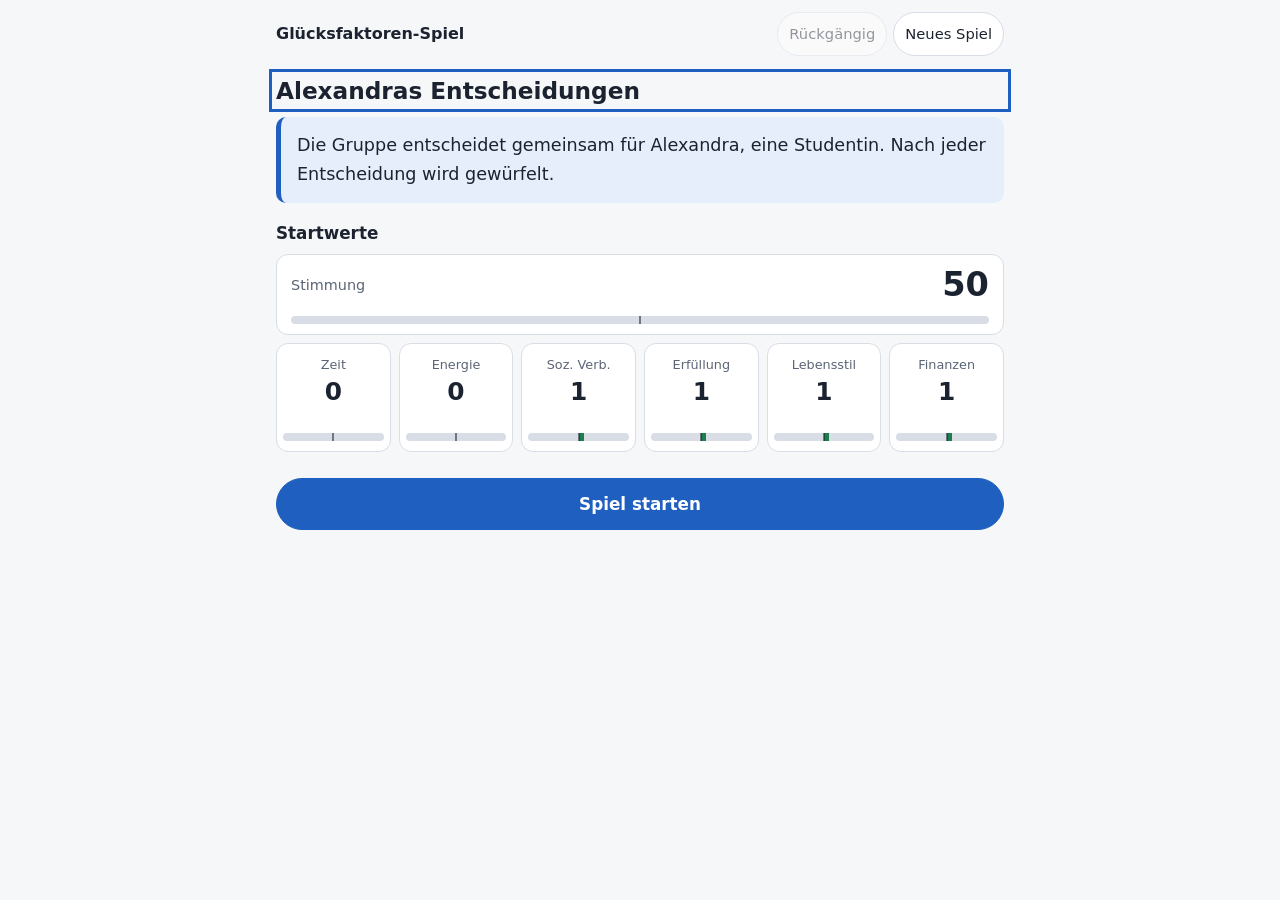
<file: Faktoren-Zufriedenheit/index.html>
<!DOCTYPE html>
<html lang="de">
<head>
<meta charset="utf-8">
<meta name="viewport" content="width=device-width, initial-scale=1">
<meta name="color-scheme" content="light dark">
<title>Glücksfaktoren-Spiel</title>
<link rel="stylesheet" href="../shared/base.css">
<style>
  /* Projektspezifisches CSS. Farben und Abstände kommen aus ../shared/base.css. */
  [hidden] { display: none !important; }
  .spiel { max-width: 760px; margin: 0 auto; padding: 8px 16px 24px; }
  .kopf { display: flex; align-items: center; justify-content: space-between; gap: 8px; padding: 4px 0 10px; }
  .kopf h1 { font-size: 1rem; margin: 0; min-width: 0; }
  @media (max-width: 440px) { .kopf h1 { font-size: .95rem; } .kopf-aktionen .btn { padding: 6px 9px; font-size: .88rem; white-space: nowrap; } }
  @media (max-width: 340px) { .kopf { flex-wrap: wrap; } }
  @media (max-width: 380px) { .kopf h1 { font-size: .76rem; } .kopf-aktionen { gap: 4px; } .kopf-aktionen .btn { padding: 6px 7px; font-size: .84rem; } }
  .kopf-aktionen { display: flex; gap: 6px; }
  .kopf-aktionen .btn { padding: 6px 11px; min-height: 44px; font-size: .92rem; }
  .bestaetigung { display: flex; gap: 8px; align-items: center; flex-wrap: wrap; margin: 0 0 12px; }
  .bestaetigung p { margin: 0; flex: 1 1 200px; }
  .ort { display: flex; justify-content: space-between; align-items: baseline; gap: 8px; flex-wrap: wrap; margin: 0 0 6px; }
  .ort .block { font-size: .92rem; color: var(--muted); }
  .ort .zaehler { font-size: .92rem; font-weight: 600; }
  .spiel h2.titel { font-size: 1.45rem; margin: 10px 0 12px; line-height: 1.25; }
  .spiel h2.titel:focus { outline: none; }
  .spiel h2.titel:focus-visible { outline: 3px solid var(--accent); outline-offset: 4px; }
  .spiel h3 { margin: 18px 0 8px; }
  .etikett { font-size: .78rem; letter-spacing: .06em; text-transform: uppercase; color: var(--muted); font-weight: 700; margin: 0 0 4px; }

  /* Werte-Kacheln */
  .kacheln { display: grid; gap: 8px; grid-template-columns: repeat(3, minmax(0, 1fr)); margin: 0 0 14px; }
  @media (min-width: 640px) { .kacheln { grid-template-columns: repeat(6, minmax(0, 1fr)); } }
  .kachel { background: var(--card); border: 1px solid var(--border); border-radius: 12px; padding: 8px 6px 10px; text-align: center; min-width: 0; }
  .kachel .name { font-size: .8rem; color: var(--muted); line-height: 1.2; min-height: 2em; display: flex; align-items: center; justify-content: center; }
  .kachel .wert { font-size: 1.55rem; font-weight: 700; line-height: 1.2; font-variant-numeric: tabular-nums; }
  .kachel .delta { font-size: .85rem; font-weight: 600; min-height: 1.25em; font-variant-numeric: tabular-nums; }
  .kachel.stimmung { grid-column: 1 / -1; display: grid; grid-template-columns: auto 1fr; align-items: center; gap: 4px 14px; text-align: left; padding: 10px 14px; }
  .kachel.stimmung .name { min-height: 0; justify-content: flex-start; font-size: .9rem; }
  .kachel.stimmung .wert { font-size: 2.1rem; text-align: right; }
  .kachel.stimmung .skala-zeile { grid-column: 1 / -1; }
  .skala { position: relative; height: 8px; background: var(--border); border-radius: 4px; margin-top: 6px; overflow: hidden; }
  .skala .fuell { position: absolute; top: 0; bottom: 0; }
  .skala .fuell.plus { background: var(--good); }
  .skala .fuell.minus { background: var(--bad); }
  .skala .mitte { position: absolute; top: 0; bottom: 0; width: 2px; margin-left: -1px; background: var(--fg); opacity: .55; }
  .plus-text { color: var(--good); }
  .minus-text { color: var(--bad); }
  .null-text { color: var(--muted); }
  .begrenzt { font-size: .75rem; color: var(--warn); }

  /* Vorlesen und Optionen */
  .vorlesen { font-size: 1.2rem; line-height: 1.65; border-left: 5px solid var(--accent); background: var(--accent-soft); padding: 14px 16px; border-radius: 10px; margin: 0 0 16px; }
  .optionen { display: grid; gap: 12px; grid-template-columns: minmax(0, 1fr); margin: 0 0 8px; }
  @media (min-width: 720px) { .optionen { grid-template-columns: repeat(2, minmax(0, 1fr)); } }
  .option { display: flex; flex-direction: column; gap: 8px; margin: 0; }
  .option .kopfzeile { display: flex; gap: 12px; align-items: flex-start; }
  .buchstabe { flex: 0 0 auto; width: 40px; height: 40px; border-radius: 50%; background: var(--accent); color: var(--accent-fg); font-weight: 700; font-size: 1.15rem; display: flex; align-items: center; justify-content: center; }
  .option .name { font-size: 1.15rem; font-weight: 700; line-height: 1.3; padding-top: 6px; }
  .option .folge { margin: 0; }
  .option .folge .etikett { margin-top: 4px; }
  .option .btn { margin-top: auto; }
  .btn.gross { min-height: 56px; font-size: 1.1rem; width: 100%; }
  .aktionsleiste { position: sticky; bottom: 0; z-index: 5; display: flex; gap: 8px; flex-wrap: wrap; padding: 12px 0 calc(12px + env(safe-area-inset-bottom, 0px)); background: linear-gradient(to top, var(--bg) 78%, transparent); margin-top: 8px; }
  .aktionsleiste .btn { flex: 1 1 200px; min-height: 52px; font-size: 1.05rem; }
  .hinweis-beginn { margin: 0 0 14px; }

  /* Wurf */
  .wuerfeltitel { font-size: 1.25rem; font-weight: 600; line-height: 1.4; margin: 0 0 16px; }
  .gewaehlt { margin: 0 0 12px; }
  .gewaehlt .etikett { display: block; }
  .eingabe-wurf { display: flex; gap: 8px; align-items: flex-end; flex-wrap: wrap; }
  .eingabe-wurf .feld { flex: 1 1 140px; }
  .eingabe-wurf input { font-size: 1.3rem; min-height: 52px; text-align: center; }
  .eingabe-wurf .btn { min-height: 52px; flex: 0 0 auto; }
  .fehler { color: var(--bad); font-weight: 600; min-height: 1.4em; margin: 6px 0 0; }
  .trenner { display: flex; align-items: center; gap: 12px; color: var(--muted); margin: 14px 0; font-size: .95rem; }
  .trenner::before, .trenner::after { content: ""; flex: 1; border-top: 1px solid var(--border); }

  /* Ergebnis */
  .zahlen { display: grid; gap: 8px; grid-template-columns: repeat(2, minmax(0, 1fr)); margin: 0 0 14px; }
  @media (min-width: 600px) { .zahlen { grid-template-columns: repeat(4, minmax(0, 1fr)); } }
  .zahl { background: var(--card); border: 1px solid var(--border); border-radius: 12px; padding: 10px 8px; text-align: center; }
  .zahl .name { font-size: .85rem; color: var(--muted); }
  .zahl .gross { font-size: 2.1rem; font-weight: 700; line-height: 1.2; font-variant-numeric: tabular-nums; }
  .zahl .klein { font-size: .8rem; color: var(--muted); min-height: 1.2em; }
  .zahl.wurf .gross { font-size: 2.8rem; animation: pop .35s ease-out; }
  @keyframes pop { from { transform: scale(.55); opacity: .2; } to { transform: scale(1); opacity: 1; } }
  .zahl.gut { border-color: var(--good); background: var(--good-soft); }
  .zahl.schlecht { border-color: var(--bad); background: var(--bad-soft); }
  .bilanz { margin: 0 0 14px; font-size: 1.05rem; }
  .balken { list-style: none; margin: 0; padding: 0; display: grid; gap: 8px; }
  .balken li { display: grid; grid-template-columns: minmax(0, 7.5em) minmax(0, 1fr) 4.2em; gap: 8px; align-items: center; }
  @media (min-width: 560px) { .balken li { grid-template-columns: minmax(0, 11em) minmax(0, 1fr) 4.6em; } }
  .balken .bname { font-size: .95rem; line-height: 1.2; }
  .balken .bname small { display: block; color: var(--muted); }
  .balken .spur { position: relative; height: 18px; background: var(--border); border-radius: 4px; }
  .balken .spur .mitte { position: absolute; left: 50%; top: -2px; bottom: -2px; width: 2px; margin-left: -1px; background: var(--fg); opacity: .6; }
  .balken .spur .fuell { position: absolute; top: 2px; bottom: 2px; border-radius: 3px; }
  .balken .spur .fuell.plus { background: var(--good); }
  .balken .spur .fuell.minus { background: var(--bad); }
  .balken .bwert { text-align: right; font-weight: 700; font-variant-numeric: tabular-nums; }

  /* Tabellen */
  table.werte { width: 100%; border-collapse: collapse; font-variant-numeric: tabular-nums; }
  table.werte th, table.werte td { padding: 8px 6px; border-bottom: 1px solid var(--border); text-align: right; vertical-align: top; }
  table.werte th:first-child, table.werte td:first-child { text-align: left; }
  table.werte thead th { font-size: .8rem; color: var(--muted); font-weight: 600; }
  table.werte td small { display: block; color: var(--muted); font-size: .82rem; line-height: 1.3; text-align: left; }
  table.werte td.zweit { text-align: left; }
  .stimmung-zeile { font-size: 1.3rem; font-weight: 700; margin: 0 0 12px; }
  .stimmung-zeile .pfeil { color: var(--muted); font-weight: 400; }

  /* Kurztext nach dem Wurf */
  .kurztext { border-left: 6px solid var(--border); }
  .kurztext.gut { border-left-color: var(--good); background: var(--good-soft); }
  .kurztext.schlecht { border-left-color: var(--bad); background: var(--bad-soft); }
  .kurztext .etikett { color: var(--fg); margin-bottom: 6px; }
  .kurztext .kt-text { font-size: 1.15rem; line-height: 1.6; margin: 0; }

  /* Glücksfaktoren: Auswahlliste (verdeckt) und freigegebene Lösung */
  .glueck ul { margin: 6px 0 0; padding-left: 1.2em; }
  .glueck li { margin: 4px 0; }
  .glueck .erkenntnis { color: var(--muted); }
  .glueck ul.kandidaten, .glueck ul.erk { list-style: none; padding: 0; margin: 10px 0 0; display: grid; gap: 8px; }
  .glueck ul.kandidaten > li { margin: 0; }
  .kand { appearance: none; font: inherit; color: inherit; cursor: pointer; width: 100%; min-height: 52px; text-align: left; display: flex; gap: 12px; align-items: center;
    padding: 10px 14px; border-radius: 12px; border: 1px solid var(--border); background: var(--card); touch-action: manipulation; }
  .kand:hover { border-color: var(--accent); }
  .kand .haken { flex: 0 0 auto; width: 26px; height: 26px; border-radius: 7px; border: 2px solid var(--muted); display: inline-flex; align-items: center; justify-content: center; font-weight: 700; line-height: 1; }
  .kand.an { border-color: var(--accent); background: var(--accent-soft); }
  .kand.an .haken { border-color: var(--accent); background: var(--accent); color: var(--accent-fg); }
  .kand.an .haken::before { content: "\2713"; }
  .kand-zeile { display: grid; gap: 2px; padding: 10px 14px; border-radius: 12px; border: 1px solid var(--border); background: var(--card); }
  .kand-zeile .urteil { font-size: .78rem; letter-spacing: .05em; text-transform: uppercase; font-weight: 700; color: var(--muted); }
  .kand-zeile .markiert { font-size: .82rem; color: var(--muted); }
  .kand-zeile.echt { border-color: var(--good); border-left-width: 6px; background: var(--good-soft); }
  .kand-zeile.echt .urteil { color: var(--fg); }
  .kand-zeile.plausibel, .kand-zeile.unplausibel { border-style: dashed; }
  .kand-zeile.unplausibel .ktext { color: var(--muted); }
  .glueck .zaehlung { margin: 12px 0 0; font-weight: 600; }
  .glueck .erk > li { color: var(--muted); }
  .glueck .aktion-zeigen { margin-top: 14px; }
  .glueck .aktion-zeigen .btn { min-height: 52px; width: 100%; font-size: 1.05rem; }
  .mikro-liste { display: grid; gap: 10px; grid-template-columns: minmax(0, 1fr); margin: 0; padding: 0; list-style: none; }
  @media (min-width: 720px) { .mikro-liste { grid-template-columns: repeat(2, minmax(0, 1fr)); } }
  .mikro-karte { width: 100%; text-align: left; border-radius: 12px; min-height: 64px; padding: 10px 14px; display: block; }
  .mikro-karte .mid { font-weight: 700; }
  .mikro-karte .gruende { display: block; font-size: .85rem; color: var(--muted); margin-top: 2px; }
  .mikro-karte.vorschlag { border-color: var(--accent); background: var(--accent-soft); }
  .chips { display: flex; flex-wrap: wrap; gap: 8px; margin: 8px 0 0; }
  .chips .btn { text-align: left; border-radius: 12px; }
  .vorschlag-box h3 { margin-top: 0; }

  /* Abschluss */
  .diagramm { width: 100%; margin: 0 0 8px; }
  .diagramm svg { display: block; width: 100%; height: auto; max-width: 100%; }
  .diagramm text { fill: var(--muted); font-family: var(--font); }
  .legende { font-size: .88rem; color: var(--muted); margin: 0 0 12px; }
  ol.verlauf { list-style: none; margin: 0; padding: 0; display: grid; gap: 8px; }
  ol.verlauf li { background: var(--card); border: 1px solid var(--border); border-radius: 12px; padding: 10px 12px; }
  ol.verlauf .l1 { font-weight: 700; }
  ol.verlauf .l2 { margin: 2px 0; }
  ol.verlauf .l3 { font-size: .92rem; color: var(--muted); font-variant-numeric: tabular-nums; }
  ol.verlauf li.mikro { border-style: dashed; }
  ol.verlauf .l4 { margin-top: 4px; font-size: .95rem; }
  .ausr-zahlen { margin: 0 0 10px; font-weight: 600; }
  .hinweis { margin: 0 0 14px; }
  noscript p { padding: 16px; }
</style>
</head>
<body>
<div class="spiel">
  <header class="kopf">
    <h1>Glücksfaktoren-Spiel</h1>
    <div class="kopf-aktionen">
      <button type="button" class="btn small" id="btn-undo" disabled>Rückgängig</button>
      <button type="button" class="btn small" id="btn-neu">Neues Spiel</button>
    </div>
  </header>
  <div id="bestaetigung" class="card bestaetigung" hidden>
    <p>Das laufende Spiel wird verworfen. Wirklich neu starten?</p>
    <button type="button" class="btn small primary" id="btn-neu-ja">Ja, neu starten</button>
    <button type="button" class="btn small" id="btn-neu-nein">Abbrechen</button>
  </div>
  <main id="app" aria-live="off"></main>
  <div id="ansage" class="sr-only" role="status" aria-live="polite"></div>
  <noscript><p>Diese Seite braucht JavaScript.</p></noscript>
</div>

<script src="spiel-daten.js"></script>
<script src="spiel-texte.js"></script>
<script src="spiel-kern.js"></script>
<script>
(function () {
  "use strict";

  var D = window.SPIEL_DATEN, T = window.SPIEL_TEXTE, KERN = window.GLUECK_KERN;
  var app = document.getElementById("app");
  if (!D || !T || !KERN) {
    app.textContent = "Die Spieldaten konnten nicht geladen werden. Die Dateien spiel-daten.js, spiel-texte.js und spiel-kern.js müssen neben index.html liegen.";
    return;
  }

  /* ---------- URL-Parameter (Testparameter, siehe README) ---------- */
  var params = new URLSearchParams(location.search);
  var seed = params.get("seed");
  var schrankenParam = params.get("schranken");
  var schranken;
  if (schrankenParam !== null) schranken = ["1", "ein", "an", "true"].indexOf(schrankenParam.toLowerCase()) >= 0;
  var abParam = params.get("ab"); /* fest: A bleibt A (alte Zuordnung), tausch: alle vertauscht (Test), sonst zufällig pro Episode */
  var abModus = abParam === "fest" ? "fest" : (abParam === "tausch" ? "tausch" : "zufall");
  var kern = KERN.erzeuge(D, { schranken: schranken, texte: T });
  var wuerfel = KERN.neuerWuerfel(kern.K.wuerfelSeiten, seed);
  var zufallPlan = KERN.neuerZufall(seed, "plan"); /* A/B-Zuordnung und Reihenfolge der Kandidaten; getrennt vom Würfel */
  var SPEICHER = "p2-gluecksspiel-v2";

  var ATTR = D.attribute;
  var MINUS = "−";
  var ANZAHL_EPISODEN = (function () { var w = kern.alleWege(); return w.length ? w[0].length : 0; })();

  /* ---------- Hilfsfunktionen ---------- */
  function esc(s) {
    return String(s).replace(/[&<>"']/g, function (c) { return { "&": "&amp;", "<": "&lt;", ">": "&gt;", '"': "&quot;", "'": "&#39;" }[c]; });
  }
  function kopie(o) { return JSON.parse(JSON.stringify(o)); }
  function sauber(n) { return Math.abs(n) < 1e-9 ? 0 : n; }
  /* Zahl als Text, höchstens "dez" Nachkommastellen, ohne überflüssige Nullen, typografisches Minus. */
  function zt(n, dez) {
    if (dez === undefined) dez = 2;
    n = sauber(n);
    var s = (Math.round(n * Math.pow(10, dez)) / Math.pow(10, dez)).toFixed(dez);
    if (s.indexOf(".") >= 0) s = s.replace(/0+$/, "").replace(/\.$/, "");
    if (s === "-0") s = "0";
    return s.replace("-", MINUS);
  }
  function vz(n, dez) {
    n = sauber(n);
    if (n === 0) return "±0";
    return (n > 0 ? "+" : "") + zt(n, dez);
  }
  function klasse(n) { n = sauber(n); return n > 0 ? "plus-text" : (n < 0 ? "minus-text" : "null-text"); }
  function attr(key) { for (var i = 0; i < ATTR.length; i++) if (ATTR[i].key === key) return ATTR[i]; }

  function skala(wert, min, max, mitte) {
    var w = Math.max(min, Math.min(max, wert));
    var pm = (mitte - min) / (max - min) * 100, pw = (w - min) / (max - min) * 100;
    return '<div class="skala" aria-hidden="true"><span class="fuell ' + (wert >= mitte ? "plus" : "minus") + '" style="left:' +
      Math.min(pm, pw).toFixed(2) + "%;width:" + Math.abs(pw - pm).toFixed(2) + '%"></span><span class="mitte" style="left:' + pm.toFixed(2) + '%"></span></div>';
  }

  /* Kacheln für Stimmung und die sechs Attribute. vorher (optional) zeigt die Änderung darunter. */
  function kacheln(w, vorher, begrenzt) {
    begrenzt = begrenzt || [];
    function delta(k) {
      if (!vorher) return '<div class="delta">&nbsp;</div>';
      var d = w[k] - vorher[k];
      return '<div class="delta ' + klasse(d) + '">' + vz(d) + "</div>";
    }
    var h = '<div class="kacheln">';
    h += '<div class="kachel stimmung"><div class="name">Stimmung</div><div class="wert' + (w.stimmung < kern.K.spielendeStimmungUnter ? " minus-text" : "") + '">' + zt(w.stimmung, 1) +
      (vorher ? ' <span class="' + klasse(w.stimmung - vorher.stimmung) + '" style="font-size:1rem">' + vz(w.stimmung - vorher.stimmung) + "</span>" : "") +
      '</div><div class="skala-zeile">' + skala(w.stimmung, 0, 100, 50) + "</div></div>";
    ATTR.forEach(function (a) {
      h += '<div class="kachel"><div class="name">' + esc(a.name) + '</div><div class="wert">' + zt(w[a.key], 1) + "</div>" + delta(a.key) +
        (begrenzt.indexOf(a.key) >= 0 ? '<div class="begrenzt">begrenzt</div>' : "") + skala(w[a.key], -10, 10, 0) + "</div>";
    });
    return h + "</div>";
  }

  /* ---------- Zustand ---------- */
  var S = null;
  var undoStapel = [];
  var sperreBis = 0;

  function neuerZustand() {
    var plan = kern.neuerPlan(zufallPlan, abModus); /* pro Episode: A/B vertauscht? und Reihenfolge der Kandidaten */
    return {
      v: 2, phase: "start", ep: null, schritt: 0,
      werte: kern.startWerte(),
      tausch: plan.tausch, ordnung: plan.ordnung,
      beginn: null, wahl: null, wahlAnz: null, wurf: null, wurfArt: null, rech: null, glueckFrei: false, markiert: [],
      protokoll: [], mikroGespielt: [], mikro: null, mikroModus: null, mikroZiel: null,
      naechste: null, ende: null
    };
  }

  function speichern() {
    try { sessionStorage.setItem(SPEICHER, JSON.stringify({ S: S, undo: undoStapel })); } catch (e) { /* Speicher optional */ }
  }
  function laden() {
    try {
      var t = sessionStorage.getItem(SPEICHER);
      if (!t) return false;
      var o = JSON.parse(t);
      if (!o || !o.S || o.S.v !== 2 || !o.S.tausch || !o.S.ordnung || !Array.isArray(o.undo)) return false;
      if (["start", "entscheidung", "wurf", "ergebnis", "folgen", "werte", "spielende", "mikro-wahl", "mikro-entscheidung", "mikro-folgen", "abschluss"].indexOf(o.S.phase) < 0) return false;
      S = o.S; undoStapel = o.undo;
      return true;
    } catch (e) { return false; }
  }
  function schnappschuss() {
    undoStapel.push(JSON.stringify(S));
    if (undoStapel.length > 120) undoStapel.shift();
  }
  function sperren() { sperreBis = Date.now() + 250; }
  function gesperrt() { return Date.now() < sperreBis; }

  /* ---------- Spielablauf ---------- */
  function betreteEpisode(id, trotzdem) { /* trotzdem: Fachperson hat nach «Stimmung unter 0» eine Rettungs-Mikroszene gewählt und führt das Spiel fort */
    var vorher = kopie(S.werte);
    S.ep = id; S.schritt += 1;
    S.werte = kern.beginn(S.werte, id);
    var b = kern.episode(id).beginn;
    S.beginn = (b.zeit || b.energie || b.stimmung) ? { zeit: b.zeit, energie: b.energie, stimmung: b.stimmung, vorherStimmung: vorher.stimmung } : null;
    S.wahl = null; S.wahlAnz = null; S.wurf = null; S.wurfArt = null; S.rech = null; S.glueckFrei = false; S.markiert = [];
    S.mikro = null; S.mikroModus = null; S.mikroZiel = null; S.naechste = null;
    S.phase = (S.werte.stimmung < kern.K.spielendeStimmungUnter && !trotzdem) ? "spielende" : "entscheidung";
  }

  function uebernehmen() { /* Ergebnis der Episode ins Spiel übernehmen (Weiter, Abschluss, Mikroszene) */
    var r = S.rech;
    if (!r) return;
    var ep = kern.episode(S.ep), o = kern.option(S.ep, S.wahl), au = kern.ausrichtung(S.ep, S.wahl);
    var vorigeStimmung = S.protokoll.filter(function (p) { return p.typ === "ep"; }).slice(-1)[0];
    S.protokoll.push({
      typ: "ep", ep: ep.id, block: ep.block, titel: ep.titel, option: S.wahl, optionAnzeige: S.wahlAnz, optionLabel: o.label,
      ausrichtung: au ? au.wert : null, unscharf: au ? au.unscharf : false,
      wurf: S.wurf, wurfArt: S.wurfArt, resultat: r.resultat, soll: r.soll, differenz: r.differenz,
      stimmungsaenderung: r.stimmungsaenderung,
      stimmungVorher: r.vorher.stimmung, stimmungNachher: r.uebernommen.stimmung,
      stimmungDavor: vorigeStimmung ? vorigeStimmung.stimmungNachher : kern.K.start.stimmung
    });
    S.werte = kopie(r.uebernommen);
    S.naechste = kern.naechste(S.ep, S.wahl);
    S.rech = null;
  }

  var aktionen = {
    start: function () { schnappschuss(); betreteEpisode(D.episoden[0].id); },
    waehle: function (anz) { /* anz = angezeigter Buchstabe; gespeichert wird die Regeloption (wahl) und der Buchstabe (wahlAnz) */
      if (S.phase !== "entscheidung" || (anz !== "A" && anz !== "B")) return;
      schnappschuss(); S.wahlAnz = anz; S.wahl = kern.anzeigeZuRegel(S.tausch[S.ep], anz); S.phase = "wurf";
    },
    wuerfeln: function () { if (S.phase !== "wurf") return; setzeWurf(wuerfel(), "virtuell"); return "bereits"; },
    zuFolgen: function () { if (S.phase !== "ergebnis") return; schnappschuss(); S.phase = "folgen"; },
    zuWerten: function () { if (S.phase !== "folgen") return; schnappschuss(); S.phase = "werte"; },
    markiere: function (pos, el) { /* lokale Markierung zur Besprechung, nur im Speicher dieser Sitzung; ohne neues Rendern */
      if (S.phase !== "werte" || S.glueckFrei) return "bereits";
      var i = parseInt(pos, 10);
      if (!(i >= 0)) return "bereits";
      var k = S.markiert.indexOf(i);
      if (k >= 0) S.markiert.splice(k, 1); else S.markiert.push(i);
      if (el) { el.setAttribute("aria-pressed", k >= 0 ? "false" : "true"); el.classList.toggle("an", k < 0); }
      speichern();
      return "bereits";
    },
    glueckZeigen: function () { /* Freigabe der Lösung durch die Fachperson; Rückgängig macht sie wieder verdeckt */
      if (S.phase !== "werte" || S.glueckFrei) return "bereits";
      schnappschuss(); S.glueckFrei = true;
      sperren(); speichern(); render(false);
      var h = document.getElementById("glueck-titel");
      if (h) { try { h.focus({ preventScroll: true }); } catch (e) { h.focus(); } }
      document.getElementById("ansage").textContent = "Lösung gezeigt.";
      return "bereits";
    },
    weiter: function () {
      if (S.phase !== "werte" || S.rech.spielende) return;
      schnappschuss(); uebernehmen();
      if (S.naechste === null) { S.ende = "regulaer"; S.phase = "abschluss"; } else betreteEpisode(S.naechste);
    },
    abschluss: function () {
      if (S.phase === "werte") { schnappschuss(); uebernehmen(); S.ende = S.werte.stimmung < kern.K.spielendeStimmungUnter ? "stimmung" : "regulaer"; S.phase = "abschluss"; }
      else if (S.phase === "spielende") { schnappschuss(); S.ende = "stimmung"; S.phase = "abschluss"; }
    },
    mikroOeffnen: function (modus) { /* modus: normal | rettung */
      if (S.phase === "werte") { schnappschuss(); uebernehmen(); S.mikroZiel = "naechste"; }
      else if (S.phase === "spielende") { schnappschuss(); S.mikroZiel = "aktuelle"; }
      else if (S.phase === "mikro-folgen") { schnappschuss(); }
      else return;
      S.mikroModus = modus === "rettung" ? "rettung" : "normal";
      S.mikro = null; S.phase = "mikro-wahl";
    },
    mikroStart: function (id) { /* aus der Liste oder direkt per Vorschlagsknopf */
      if (!kern.mikro(id) || S.mikroGespielt.some(function (g) { return g.id === id; })) return;
      if (S.phase === "werte") { schnappschuss(); uebernehmen(); S.mikroZiel = "naechste"; S.mikroModus = "normal"; }
      else if (S.phase === "mikro-wahl") { schnappschuss(); }
      else return;
      S.mikro = { id: id, wahl: null, ergebnis: null }; S.phase = "mikro-entscheidung";
    },
    mikroWahl: function (opt) {
      if (S.phase !== "mikro-entscheidung" || (opt !== "A" && opt !== "B")) return;
      schnappschuss();
      var erg = kern.mikroAnwenden(S.werte, S.mikro.id, opt);
      S.mikro.wahl = opt; S.mikro.ergebnis = erg;
      var m = kern.mikro(S.mikro.id);
      S.werte = kopie(erg.uebernommen);
      S.mikroGespielt.push({ id: m.id, titel: m.titel, option: opt, optionLabel: m.optionen[opt].label });
      S.protokoll.push({ typ: "mikro", id: m.id, titel: m.titel, option: opt, optionLabel: m.optionen[opt].label, deltas: kopie(erg.deltas), modus: S.mikroModus });
      S.phase = "mikro-folgen";
    },
    mikroWeiter: function () {
      if (S.phase !== "mikro-folgen") return;
      schnappschuss();
      var ziel = S.mikroZiel, nxt = S.naechste, rettung = S.mikroModus === "rettung";
      S.mikro = null; S.mikroModus = null; S.mikroZiel = null;
      if (ziel === "aktuelle") { S.phase = "entscheidung"; }
      else if (nxt === null) { S.ende = "regulaer"; S.phase = "abschluss"; }
      else betreteEpisode(nxt, rettung);
    },
    undo: function () { rueckgaengig(); return "bereits"; }
  };

  function setzeWurf(n, art) {
    schnappschuss();
    S.wurf = n; S.wurfArt = art;
    S.rech = kern.rechne(S.ep, S.wahl, S.werte, n);
    S.phase = "ergebnis";
    nachAktion(true);
  }

  function rueckgaengig() {
    if (!undoStapel.length) return;
    S = JSON.parse(undoStapel.pop());
    nachAktion(true);
  }

  function nachAktion(neuePhase) {
    sperren();
    speichern();
    render(neuePhase);
  }

  /* ---------- Darstellung ---------- */
  var PHASEN_TITEL = {
    start: "Start", entscheidung: "Entscheidung", wurf: "Würfeln", ergebnis: "Ergebnis", folgen: "Veränderungen",
    werte: "Werte danach", spielende: "Stimmung unter 0", "mikro-wahl": "Mikroszene wählen",
    "mikro-entscheidung": "Mikroszene", "mikro-folgen": "Mikroszene: Folgen", abschluss: "Abschluss"
  };

  function ortZeile() {
    var ep = kern.episode(S.ep);
    return '<div class="ort"><span class="block">Block ' + ep.block + " · " + esc(D.blockNamen[String(ep.block)]) + '</span><span class="zaehler">Episode ' + S.schritt + " von " + ANZAHL_EPISODEN + "</span></div>" +
      '<div class="progress" role="progressbar" aria-valuemin="0" aria-valuemax="' + ANZAHL_EPISODEN + '" aria-valuenow="' + S.schritt + '" aria-label="Fortschritt"><span style="width:' + (S.schritt / ANZAHL_EPISODEN * 100).toFixed(1) + '%"></span></div>';
  }

  /* Mikroszenen: Glücksfaktoren wie bisher direkt gezeigt (nur Episoden haben die verdeckte Auswahlliste). */
  function glueckBox(liste, erkenntnis) {
    if (!liste.length && !erkenntnis.length) return "";
    var h = '<section class="card glueck" aria-labelledby="glueck-titel"><h3 id="glueck-titel" style="margin-top:0">Glücksfaktoren</h3><ul>';
    liste.forEach(function (t) { h += "<li>" + esc(t) + "</li>"; });
    erkenntnis.forEach(function (t) { h += '<li class="erkenntnis">' + esc(t) + "</li>"; });
    return h + "</ul></section>";
  }

  /* Episoden: zuerst verdeckte Auswahlliste (echte Faktoren und Ablenker gemischt, ohne Markierung im DOM),
     nach der Freigabe durch die Fachperson die Lösung. */
  function glueckAuswahl(ep) {
    var kand = kern.kandidaten(ep.id), reihe = S.ordnung[ep.id], tausch = S.tausch[ep.id];
    var frei = S.glueckFrei, urteil = T.urteilTexte;
    var h = '<section class="card glueck" aria-labelledby="glueck-titel"><h3 id="glueck-titel" tabindex="-1" style="margin-top:0">' +
      (frei ? "Glücksfaktoren dieser Episode" : "Mögliche Glücksfaktoren") + "</h3>";
    if (!frei) h += '<p class="hint">Welche davon haben in dieser Episode eine Rolle gespielt? Besprecht es in der Gruppe. Mit Antippen markiert ihr Einträge für die Besprechung (die Markierung bleibt nur auf diesem Gerät). Die Fachperson zeigt danach die Lösung.</p>';
    h += '<ul class="kandidaten">';
    var richtig = 0;
    reihe.forEach(function (idx, pos) {
      var k = kand[idx], mark = S.markiert.indexOf(pos) >= 0;
      if (!frei) {
        h += '<li><button type="button" class="kand' + (mark ? " an" : "") + '" aria-pressed="' + (mark ? "true" : "false") + '" data-aktion="markiere" data-wert="' + pos + '"><span class="haken" aria-hidden="true"></span><span class="ktext">' + esc(k.name) + "</span></button></li>";
      } else {
        if (mark && k.art === "echt") richtig += 1;
        h += '<li class="kand-zeile ' + k.art + '"><span class="urteil">' + esc(urteil[k.art]) + '</span><span class="ktext">' +
          esc(k.art === "echt" ? KERN.optionenImText(k.voll, tausch) : k.name) + "</span>" + (mark ? '<span class="markiert">markiert</span>' : "") + "</li>";
      }
    });
    h += "</ul>";
    if (!frei) {
      h += '<div class="aktion-zeigen"><button type="button" class="btn primary" data-aktion="glueckZeigen">Lösung zeigen</button></div>';
    } else {
      if (S.markiert.length) h += '<p class="zaehlung">Von ' + S.markiert.length + " markierten Einträgen gehören " + richtig + " zur Lösung.</p>";
      if (ep.erkenntnis.length) {
        h += '<ul class="erk">';
        ep.erkenntnis.forEach(function (t) { h += '<li class="erkenntnis">' + esc(t) + "</li>"; });
        h += "</ul>";
      }
      h += '<p class="hint" style="margin-top:12px">«' + esc(urteil.plausibel) + "» heisst: gehört nicht zur Lösung dieser Episode im Spiel. Es sagt nichts über Glück im Allgemeinen.</p>";
    }
    return h + "</section>";
  }

  function viewStart() {
    return '<h2 class="titel" id="titel" tabindex="-1">Alexandras Entscheidungen</h2>' +
      '<p class="vorlesen" style="font-size:1.1rem">Die Gruppe entscheidet gemeinsam für Alexandra, eine Studentin. Nach jeder Entscheidung wird gewürfelt.</p>' +
      '<h3>Startwerte</h3>' + kacheln(S.werte) +
      '<div class="aktionsleiste"><button type="button" class="btn primary gross" data-aktion="start">Spiel starten</button></div>';
  }

  function viewEntscheidung() {
    var ep = kern.episode(S.ep);
    var h = ortZeile() + '<h2 class="titel" id="titel" tabindex="-1">' + esc(ep.titel) + "</h2>";
    if (S.beginn) {
      var teile = [];
      if (S.beginn.zeit) teile.push("Zeit " + vz(S.beginn.zeit));
      if (S.beginn.energie) teile.push("Energie " + vz(S.beginn.energie));
      if (S.beginn.stimmung) teile.push("Stimmung " + vz(S.beginn.stimmung));
      h += '<p class="notice hinweis-beginn"><strong>Zu Beginn dieser Episode:</strong> ' + teile.join(", ") + "</p>";
    }
    h += kacheln(S.werte);
    h += '<p class="etikett">Vorlesen</p><p class="vorlesen">' + esc(ep.vorlesen) + "</p>";
    h += '<div class="optionen">';
    ["A", "B"].forEach(function (k) { /* k = angezeigter Buchstabe; die Regeloption dahinter kann vertauscht sein */
      var o = ep.optionen[kern.anzeigeZuRegel(S.tausch[S.ep], k)];
      h += '<section class="card option" aria-label="Option ' + k + '"><div class="kopfzeile"><span class="buchstabe" aria-hidden="true">' + k + '</span><span class="name">' + esc(o.label) + "</span></div>" +
        '<p class="folge"><span class="etikett" style="display:block">Unmittelbare Folge</span>' + esc(o.folge) + "</p>" +
        '<button type="button" class="btn primary gross" data-aktion="waehle" data-wert="' + k + '">Option ' + k + " wählen</button></section>";
    });
    return h + "</div>";
  }

  function viewWurf() {
    var o = kern.option(S.ep, S.wahl);
    var h = ortZeile() + '<h2 class="titel" id="titel" tabindex="-1">Würfeln</h2>';
    h += '<p class="gewaehlt"><span class="etikett">Gewählt</span><strong>' + S.wahlAnz + " · " + esc(o.label) + "</strong></p>";
    h += '<p class="etikett">Würfeln auf</p><p class="wuerfeltitel">' + esc(o.wuerfeltitel) + "</p>";
    h += '<button type="button" class="btn primary gross" data-aktion="wuerfeln">Würfeln (virtueller W' + kern.K.wuerfelSeiten + ")</button>";
    h += '<div class="trenner">oder</div>';
    h += '<form class="eingabe-wurf" id="form-wurf" novalidate><div class="feld"><label for="wurf-eingabe">Wurf mit eigenem Würfel (1–' + kern.K.wuerfelSeiten + ')</label>' +
      '<input type="text" id="wurf-eingabe" inputmode="numeric" autocomplete="off" maxlength="2" aria-describedby="wurf-fehler"></div>' +
      '<button type="submit" class="btn gross" style="width:auto">Wurf übernehmen</button></form>' +
      '<p class="fehler" id="wurf-fehler" role="alert"></p>';
    return h;
  }

  function viewErgebnis() {
    var r = S.rech, o = kern.option(S.ep, S.wahl);
    var gut = r.differenz >= 0;
    var h = ortZeile() + '<h2 class="titel" id="titel" tabindex="-1">Ergebnis</h2>';
    h += '<p class="gewaehlt"><span class="etikett">Gewählt</span><strong>' + S.wahlAnz + " · " + esc(o.label) + "</strong></p>";
    h += '<div class="zahlen">' +
      '<div class="zahl wurf"><div class="name">Wurf</div><div class="gross" id="z-wurf">' + r.wurf + '</div><div class="klein">' + (S.wurfArt === "physisch" ? "eigener Würfel" : "virtuell") + "</div></div>" +
      '<div class="zahl"><div class="name">Boost aus Attributen</div><div class="gross ' + klasse(r.boost) + '" id="z-boost">' + vz(r.boost) + '</div><div class="klein">&nbsp;</div></div>' +
      '<div class="zahl ' + (gut ? "gut" : "schlecht") + '"><div class="name">Ergebnis</div><div class="gross" id="z-ergebnis">' + zt(r.resultat, 1) + '</div><div class="klein">' +
      (r.resultatAufNullGesetzt ? "unter 0, auf 0 gesetzt" : "Wurf + Boost, auf 0.1 gerundet") + "</div></div>" +
      '<div class="zahl"><div class="name">Soll-Wert</div><div class="gross" id="z-soll">' + r.soll + '</div><div class="klein">&nbsp;</div></div></div>';
    h += '<p class="bilanz">Ergebnis ' + zt(r.resultat, 1) + " gegenüber Soll-Wert " + r.soll + ": <strong class=\"" + klasse(r.differenz) + "\" id=\"z-diff\">" + vz(r.differenz, 1) + "</strong></p>";
    var kt = kern.ergebnisText(S.ep, S.wahl, r); /* Kurztext zu Erfolg oder Misserfolg, passend zu den tatsächlichen Änderungen */
    if (kt) {
      h += '<section class="card kurztext ' + (kt.art === "erfolg" ? "gut" : "schlecht") + '" aria-labelledby="kt-titel"><p class="etikett" id="kt-titel">' +
        (kt.art === "erfolg" ? "Erfolg" : "Misserfolg") + '</p><p class="kt-text" id="kt-text">' + esc(kt.text) + "</p></section>";
    }
    var maxAbs = 1;
    ATTR.forEach(function (a) { maxAbs = Math.max(maxAbs, Math.abs(r.wirkung[a.key])); });
    h += '<h3>Wirkung der Attribute auf das Ergebnis</h3><ul class="balken">';
    ATTR.forEach(function (a) {
      var v = r.wirkung[a.key], breite = Math.abs(v) / maxAbs * 50;
      h += '<li><span class="bname">' + esc(a.langname) + "<small>Wert " + zt(r.vorher[a.key], 1) + '</small></span><span class="spur" aria-hidden="true"><span class="mitte"></span>' +
        '<span class="fuell ' + (v >= 0 ? "plus" : "minus") + '" style="' + (v >= 0 ? "left:50%" : "right:50%") + ";width:" + breite.toFixed(2) + '%"></span></span>' +
        '<span class="bwert ' + klasse(v) + '" data-attr="' + a.key + '">' + vz(v) + "</span></li>";
    });
    h += "</ul>";
    h += '<div class="aktionsleiste"><button type="button" class="btn primary" data-aktion="zuFolgen">Weiter zu den Veränderungen</button></div>';
    return h;
  }

  function viewFolgen() {
    var r = S.rech;
    var h = ortZeile() + '<h2 class="titel" id="titel" tabindex="-1">Veränderungen</h2>';
    h += '<p class="stimmung-zeile">Stimmung ' + zt(r.vorher.stimmung, 1) + ' <span class="pfeil">→</span> <span class="' + (r.stimmungNachher < kern.K.spielendeStimmungUnter ? "minus-text" : "") + '" id="f-stimmung">' + zt(r.stimmungNachher, 1) +
      '</span> <span class="' + klasse(r.stimmungsaenderung) + '" style="font-size:1rem" id="f-dstimmung">(' + vz(r.stimmungsaenderung) + ")</span></p>";
    if (r.spielende) h += '<p class="notice warn"><strong>Die Stimmung liegt unter ' + kern.K.spielendeStimmungUnter + ".</strong></p>";
    h += '<table class="werte"><thead><tr><th scope="col">Attribut</th><th scope="col">Vorher</th><th scope="col">Änderung</th><th scope="col">Nachher</th></tr></thead><tbody>';
    ATTR.forEach(function (a) {
      var k = a.key, notiz = "";
      if (k === "zeit" && r.zeitAbzug) notiz = "<small>enthält " + MINUS + r.zeitAbzug + " wegen Finanzen unter " + zt(kern.K.zeitAbzugFinanzen.finanzenUnter, 0) + "</small>";
      if (k === "energie") notiz = "<small>Basis " + vz(r.energieBasis) + ", Einfluss der Stimmung " + vz(r.energieAusStimmung) + "</small>";
      h += "<tr><td>" + esc(a.langname) + notiz + '</td><td>' + zt(r.vorher[k], 1) + '</td><td class="' + klasse(r.aenderung[k]) + '" data-aenderung="' + k + '">' + vz(r.aenderung[k]) + '</td><td><strong data-nachher="' + k + '">' + zt(r.nachher[k], 1) + "</strong></td></tr>";
    });
    h += "</tbody></table>";
    h += '<div class="aktionsleiste"><button type="button" class="btn primary" data-aktion="zuWerten">Werte danach anzeigen</button></div>';
    return h;
  }

  function vorschlagHtml(werte) {
    var v = kern.mikroVorschlag(werte);
    var verfuegbar = v.ids.filter(function (id) { return !S.mikroGespielt.some(function (g) { return g.id === id; }); });
    if (!verfuegbar.length) return "";
    var h = '<section class="card vorschlag-box" aria-labelledby="vorschlag-titel"><h3 id="vorschlag-titel">Vorschlag: Mikroszene</h3><p class="hint">' + esc(vorschlagGrund(werte)) + '</p><div class="chips">';
    verfuegbar.forEach(function (id) {
      var m = kern.mikro(id);
      h += '<button type="button" class="btn" data-aktion="mikroStart" data-wert="' + id + '">' + id + " · " + esc(m.titel) + "</button>";
    });
    return h + "</div></section>";
  }
  function grundText(g) {
    return { zeit: "Zeit unter " + zt(kern.K.mikroVorschlag.zeitEnergieUnter, 0), energie: "Energie unter " + zt(kern.K.mikroVorschlag.zeitEnergieUnter, 0),
      soz: "Soziale Verbindungen unter " + zt(kern.K.mikroVorschlag.attributUnter, 0), erfuellung: "Persönliche Erfüllung unter " + zt(kern.K.mikroVorschlag.attributUnter, 0),
      lebensstil: "Lebensstil-Qualität unter " + zt(kern.K.mikroVorschlag.attributUnter, 0) }[g];
  }
  function vorschlagGrund(werte) {
    var v = kern.mikroVorschlag(werte), gruende = [];
    v.ids.forEach(function (id) { v.gruende[id].forEach(function (g) { if (gruende.indexOf(g) < 0) gruende.push(g); }); });
    return gruende.map(grundText).join(", ");
  }

  function viewWerte() {
    var r = S.rech, ep = kern.episode(S.ep);
    var h = ortZeile() + '<h2 class="titel" id="titel" tabindex="-1">Werte danach</h2>';
    h += kacheln(r.uebernommen, r.vorher, r.begrenzt);
    h += glueckAuswahl(ep);
    if (r.spielende) {
      h += '<section class="card" aria-labelledby="ende-titel"><h3 id="ende-titel" style="margin-top:0">Stimmung unter ' + kern.K.spielendeStimmungUnter + "</h3>" +
        "<p>Das Spiel endet hier, oder es wird mit einer Rettungs-Mikroszene weitergeführt.</p></section>";
      h += '<div class="aktionsleiste"><button type="button" class="btn primary" data-aktion="abschluss">Zur Abschlussansicht</button>';
      if (kern.naechste(S.ep, S.wahl) !== null) h += '<button type="button" class="btn" data-aktion="mikroOeffnen" data-wert="rettung">Rettungs-Mikroszene einschieben</button>';
      return h + "</div>";
    }
    var letzte = kern.naechste(S.ep, S.wahl) === null;
    if (!letzte) h += vorschlagHtml(r.uebernommen);
    h += '<div class="aktionsleiste">';
    if (letzte) {
      h += '<button type="button" class="btn primary" data-aktion="abschluss">Zur Abschlussansicht</button>';
    } else {
      h += '<button type="button" class="btn primary" data-aktion="weiter">Weiter zur nächsten Episode</button>' +
        '<button type="button" class="btn" data-aktion="mikroOeffnen" data-wert="normal">Mikroszene einschieben</button>';
    }
    return h + "</div>";
  }

  function viewSpielende() {
    var ep = kern.episode(S.ep);
    var h = ortZeile() + '<h2 class="titel" id="titel" tabindex="-1">Stimmung unter ' + kern.K.spielendeStimmungUnter + "</h2>";
    h += '<p class="notice warn">Die Stimmung liegt zu Beginn der Episode «' + esc(ep.titel) + "» unter " + kern.K.spielendeStimmungUnter + ". Das Spiel endet hier, oder es wird mit einer Rettungs-Mikroszene weitergeführt.</p>";
    h += kacheln(S.werte);
    h += '<div class="aktionsleiste"><button type="button" class="btn primary" data-aktion="abschluss">Zur Abschlussansicht</button>' +
      '<button type="button" class="btn" data-aktion="mikroOeffnen" data-wert="rettung">Rettungs-Mikroszene einschieben</button></div>';
    return h;
  }

  function viewMikroWahl() {
    var rettung = S.mikroModus === "rettung";
    var vorschlag = rettung ? { ids: kern.rettungsszenen(), gruende: {} } : kern.mikroVorschlag(S.werte);
    var h = '<h2 class="titel" id="titel" tabindex="-1">' + (rettung ? "Rettungs-Mikroszene" : "Mikroszene einschieben") + "</h2>";
    h += kacheln(S.werte);
    h += '<ul class="mikro-liste">';
    var ids = D.mikroszenen.map(function (m) { return m.id; });
    ids.sort(function (a, b) {
      var va = vorschlag.ids.indexOf(a) >= 0 ? 0 : 1, vb = vorschlag.ids.indexOf(b) >= 0 ? 0 : 1;
      return va - vb || parseInt(a.slice(1), 10) - parseInt(b.slice(1), 10);
    });
    ids.forEach(function (id) {
      var m = kern.mikro(id), gespielt = S.mikroGespielt.some(function (g) { return g.id === id; });
      var istVorschlag = vorschlag.ids.indexOf(id) >= 0;
      var grund = "";
      if (gespielt) grund = "bereits gespielt";
      else if (istVorschlag && rettung) grund = "Vorschlag: Regeneration";
      else if (istVorschlag) grund = "Vorschlag: " + (vorschlag.gruende[id] || []).map(grundText).join(", ");
      h += '<li><button type="button" class="btn mikro-karte' + (istVorschlag && !gespielt ? " vorschlag" : "") + '" data-aktion="mikroStart" data-wert="' + id + '"' + (gespielt ? " disabled" : "") + '><span class="mid">' + id + "</span> · " + esc(m.titel) +
        (grund ? '<span class="gruende">' + esc(grund) + "</span>" : "") + "</button></li>";
    });
    h += "</ul>";
    return h;
  }

  function viewMikroEntscheidung() {
    var m = kern.mikro(S.mikro.id);
    var h = '<h2 class="titel" id="titel" tabindex="-1">' + esc(m.id) + " · " + esc(m.titel) + "</h2>";
    h += kacheln(S.werte);
    h += '<p class="etikett">Vorlesen</p><p class="vorlesen">' + esc(m.vorlesen) + "</p>";
    h += '<div class="optionen">';
    ["A", "B"].forEach(function (k) {
      h += '<section class="card option" aria-label="Option ' + k + '"><div class="kopfzeile"><span class="buchstabe" aria-hidden="true">' + k + '</span><span class="name">' + esc(m.optionen[k].label) + "</span></div>" +
        '<button type="button" class="btn primary gross" data-aktion="mikroWahl" data-wert="' + k + '">Option ' + k + " wählen</button></section>";
    });
    return h + "</div>";
  }

  function viewMikroFolgen() {
    var m = kern.mikro(S.mikro.id), e = S.mikro.ergebnis, o = m.optionen[S.mikro.wahl];
    var h = '<h2 class="titel" id="titel" tabindex="-1">' + esc(m.id) + " · " + esc(m.titel) + "</h2>";
    h += '<p class="gewaehlt"><span class="etikett">Gewählt</span><strong>' + S.mikro.wahl + " · " + esc(o.label) + "</strong></p>";
    h += '<h3>Veränderungen</h3><table class="werte"><thead><tr><th scope="col">Attribut</th><th scope="col">Vorher</th><th scope="col">Änderung</th><th scope="col">Nachher</th></tr></thead><tbody>';
    ATTR.forEach(function (a) {
      var d = e.deltas[a.key] || 0;
      h += "<tr><td>" + esc(a.langname) + "</td><td>" + zt(e.vorher[a.key], 1) + '</td><td class="' + klasse(d) + '" data-aenderung="' + a.key + '">' + vz(d) + '</td><td><strong data-nachher="' + a.key + '">' + zt(e.uebernommen[a.key], 1) + "</strong></td></tr>";
    });
    h += "</tbody></table>";
    h += "<h3>Werte danach</h3>" + kacheln(S.werte, e.vorher);
    h += glueckBox(m.glueck, []);
    var rest = D.mikroszenen.filter(function (x) { return !S.mikroGespielt.some(function (g) { return g.id === x.id; }); }).length;
    h += '<div class="aktionsleiste"><button type="button" class="btn primary" data-aktion="mikroWeiter">' + (S.mikroZiel === "aktuelle" ? "Weiter mit der Episode" : "Weiter zur nächsten geplanten Szene") + "</button>";
    if (rest) h += '<button type="button" class="btn" data-aktion="mikroOeffnen" data-wert="' + (S.mikroModus || "normal") + '">Weitere Mikroszene</button>';
    return h + "</div>";
  }

  /* ---- Abschluss: Diagramm der Stimmung (SVG ohne Bibliothek) ---- */
  function diagramm() {
    var eps = S.protokoll.filter(function (p) { return p.typ === "ep"; });
    var pts = [{ x: 0, y: kern.K.start.stimmung, art: "start" }];
    eps.forEach(function (p, i) {
      if (p.stimmungVorher !== p.stimmungDavor) pts.push({ x: i + 0.5, y: p.stimmungVorher, art: "ereignis" });
      pts.push({ x: i + 1, y: p.stimmungNachher, art: "episode", nr: i + 1 });
    });
    var n = Math.max(1, eps.length);
    if (S.ende === "stimmung" && S.protokoll.length && eps.length < S.schritt) { /* Spielende zu Beginn einer Episode */
      var letzteY = pts[pts.length - 1].y;
      if (S.werte.stimmung !== letzteY) pts.push({ x: eps.length + 0.5, y: S.werte.stimmung, art: "ereignis" });
    } else if (S.ende === "stimmung" && !eps.length && S.werte.stimmung !== pts[0].y) {
      pts.push({ x: 0.5, y: S.werte.stimmung, art: "ereignis" });
    }
    var breite = Math.max(300, Math.min(720, (app.clientWidth || 360)));
    var hoehe = breite < 480 ? 230 : 280;
    var pl = 38, pr = 12, po = 14, pu = 30;
    var ys = pts.map(function (p) { return p.y; });
    var yMin = Math.min(0, Math.floor(Math.min.apply(null, ys) / 25) * 25), yMax = Math.max(100, Math.ceil(Math.max.apply(null, ys) / 25) * 25);
    var xmax = Math.max(n, pts[pts.length - 1].x);
    function X(x) { return pl + x / xmax * (breite - pl - pr); }
    function Y(y) { return po + (yMax - y) / (yMax - yMin) * (hoehe - po - pu); }
    var s = '<svg role="img" aria-labelledby="dia-t dia-d" viewBox="0 0 ' + breite + " " + hoehe + '" width="' + breite + '" height="' + hoehe + '" xmlns="http://www.w3.org/2000/svg">';
    s += '<title id="dia-t">Verlauf der Stimmung</title><desc id="dia-d">Stimmung zu Beginn des Spiels und nach jeder Episode: ' +
      pts.filter(function (p) { return p.art !== "ereignis"; }).map(function (p) { return zt(p.y, 1); }).join(", ") + ".</desc>";
    for (var g = yMin; g <= yMax; g += 25) {
      s += '<line x1="' + pl + '" x2="' + (breite - pr) + '" y1="' + Y(g).toFixed(1) + '" y2="' + Y(g).toFixed(1) + '" stroke="' + (g === 0 && yMin < 0 ? "var(--bad)" : "var(--border)") + '" stroke-width="1"' + (g === 50 ? ' stroke-dasharray="4 4"' : "") + "/>";
      s += '<text x="' + (pl - 6) + '" y="' + (Y(g) + 4).toFixed(1) + '" text-anchor="end" font-size="12">' + zt(g, 0) + "</text>";
    }
    if (yMin < 0) s += '<line x1="' + pl + '" x2="' + (breite - pr) + '" y1="' + Y(0).toFixed(1) + '" y2="' + Y(0).toFixed(1) + '" stroke="var(--bad)" stroke-width="1.5"/>';
    var schritt = Math.ceil(n / Math.max(1, Math.floor((breite - pl - pr) / 26)));
    for (var i = 0; i <= n; i += schritt) {
      s += '<text x="' + X(i).toFixed(1) + '" y="' + (hoehe - 10) + '" text-anchor="middle" font-size="12">' + i + "</text>";
    }
    s += '<polyline fill="none" stroke="var(--accent)" stroke-width="2.5" stroke-linejoin="round" points="' + pts.map(function (p) { return X(p.x).toFixed(1) + "," + Y(p.y).toFixed(1); }).join(" ") + '"/>';
    var mitWerten = (breite - pl - pr) / n >= 40;
    pts.forEach(function (p) {
      var neg = p.y < kern.K.spielendeStimmungUnter;
      if (p.art === "ereignis") {
        s += '<circle cx="' + X(p.x).toFixed(1) + '" cy="' + Y(p.y).toFixed(1) + '" r="5" fill="var(--bg)" stroke="' + (neg ? "var(--bad)" : "var(--accent)") + '" stroke-width="2"/>';
      } else {
        s += '<circle cx="' + X(p.x).toFixed(1) + '" cy="' + Y(p.y).toFixed(1) + '" r="4.5" fill="' + (neg ? "var(--bad)" : "var(--accent)") + '"/>';
        if (mitWerten) s += '<text x="' + (X(p.x) + (X(p.x) > breite - pr - 16 ? 4 : 0)).toFixed(1) + '" y="' + (Y(p.y) - 9).toFixed(1) + '" text-anchor="' + (X(p.x) > breite - pr - 16 ? "end" : "middle") + '" font-size="12" style="fill:var(--fg);stroke:var(--bg);stroke-width:3px;paint-order:stroke">' + zt(p.y, 1) + "</text>";
      }
    });
    s += "</svg>";
    return s;
  }

  function viewAbschluss() {
    var h = '<h2 class="titel" id="titel" tabindex="-1">Abschluss</h2>';
    if (S.ende === "stimmung") h += '<p class="notice warn hinweis">Das Spiel wurde beendet, weil die Stimmung unter ' + kern.K.spielendeStimmungUnter + " fiel.</p>";
    h += "<h3>Verlauf der Stimmung</h3>" + '<div class="diagramm" id="diagramm">' + diagramm() + "</div>";
    h += '<p class="legende">Horizontal: 0 = Start, danach Episode 1 bis ' + ANZAHL_EPISODEN + ". Gestrichelt: Stimmung 50. Ring: Stimmung zu Beginn einer Episode, wenn das Ereignis sie verändert hat.</p>";
    h += "<h3>Gewählte Optionen</h3>";
    var zaehl = { langfristig: 0, kurzfristig: 0 }, ausrNamen = T.ausrichtungNamen, hatUnscharf = false;
    S.protokoll.forEach(function (p) {
      if (p.typ === "ep" && p.ausrichtung) { zaehl[p.ausrichtung] += 1; if (p.unscharf) hatUnscharf = true; }
    });
    h += '<p class="ausr-zahlen" id="ausr-zahlen">Gewählte Ausrichtung: ' + zaehl.langfristig + " × " + esc(ausrNamen.langfristig) + ", " + zaehl.kurzfristig + " × " + esc(ausrNamen.kurzfristig) + ".</p>";
    h += '<p class="hint">Während des Spiels war die Ausrichtung nicht sichtbar' + (abModus === "zufall" ? ", und die Buchstaben A und B waren pro Episode zufällig verteilt" : "") + "." +
      (hatUnscharf ? " * Bei dieser Episode ist die Einordnung nicht eindeutig." : "") + "</p>";
    h += '<ol class="verlauf">';
    var nr = 0;
    S.protokoll.forEach(function (p) {
      if (p.typ === "ep") {
        nr += 1;
        h += '<li><div class="l1">' + nr + " · " + esc(p.titel) + '</div><div class="l2"><strong>Option ' + p.optionAnzeige + "</strong> · " + esc(p.optionLabel) + '</div><div class="l3">Wurf ' + p.wurf + " · Ergebnis " + zt(p.resultat, 1) + " (Soll " + p.soll + ") · Stimmung " + zt(p.stimmungVorher, 1) + " → " + zt(p.stimmungNachher, 1) + "</div>" +
          (p.ausrichtung ? '<div class="l4">Ausrichtung: <strong data-ausrichtung="' + p.ausrichtung + '">' + esc(ausrNamen[p.ausrichtung]) + "</strong>" + (p.unscharf ? " *" : "") + "</div>" : "") + "</li>";
      } else {
        h += '<li class="mikro"><div class="l1">Mikroszene ' + esc(p.id) + " · " + esc(p.titel) + '</div><div class="l2"><strong>' + p.option + "</strong> · " + esc(p.optionLabel) + "</div></li>";
      }
    });
    h += "</ol>";
    h += "<h3>Endwerte</h3>" + kacheln(S.werte);
    h += '<div class="aktionsleiste"><button type="button" class="btn primary" id="btn-neu-abschluss">Neues Spiel</button></div>';
    return h;
  }

  var VIEWS = {
    start: viewStart, entscheidung: viewEntscheidung, wurf: viewWurf, ergebnis: viewErgebnis, folgen: viewFolgen, werte: viewWerte,
    spielende: viewSpielende, "mikro-wahl": viewMikroWahl, "mikro-entscheidung": viewMikroEntscheidung, "mikro-folgen": viewMikroFolgen, abschluss: viewAbschluss
  };

  function render(neuePhase) {
    app.innerHTML = VIEWS[S.phase]();
    document.getElementById("btn-undo").disabled = undoStapel.length === 0;
    var el = document.getElementById("titel");
    if (neuePhase) {
      window.scrollTo(0, 0);
      if (el) { try { el.focus({ preventScroll: true }); } catch (e) { el.focus(); } }
      var t = PHASEN_TITEL[S.phase] || "";
      if (S.phase !== "start" && S.phase !== "abschluss" && S.ep) t = "Episode " + S.schritt + ": " + (kern.episode(S.ep).titel) + ". " + t;
      document.getElementById("ansage").textContent = t;
    }
    var nb = document.getElementById("btn-neu-abschluss");
    if (nb) nb.addEventListener("click", neuesSpielFragen);
    var form = document.getElementById("form-wurf");
    if (form) form.addEventListener("submit", function (ev) {
      ev.preventDefault();
      if (gesperrt()) return;
      var inp = document.getElementById("wurf-eingabe"), fe = document.getElementById("wurf-fehler");
      var t = inp.value.trim();
      var n = /^\d{1,2}$/.test(t) ? parseInt(t, 10) : NaN;
      if (!(n >= 1 && n <= kern.K.wuerfelSeiten)) {
        fe.textContent = "Bitte eine ganze Zahl von 1 bis " + kern.K.wuerfelSeiten + " eingeben.";
        inp.setAttribute("aria-invalid", "true");
        inp.focus();
        return;
      }
      setzeWurf(n, "physisch");
    });
  }

  /* ---------- Ereignisse ---------- */
  app.addEventListener("click", function (ev) {
    var b = ev.target.closest("[data-aktion]");
    if (!b || b.disabled) return;
    if (gesperrt()) return;
    var f = aktionen[b.getAttribute("data-aktion")];
    if (!f) return;
    var r = f(b.getAttribute("data-wert"), b);
    if (r !== "bereits") nachAktion(true);
  });
  document.getElementById("btn-undo").addEventListener("click", function () { if (!gesperrt()) rueckgaengig(); });

  function neuesSpielFragen() { document.getElementById("bestaetigung").hidden = false; document.getElementById("btn-neu-ja").focus(); }
  document.getElementById("btn-neu").addEventListener("click", neuesSpielFragen);
  document.getElementById("btn-neu-nein").addEventListener("click", function () { document.getElementById("bestaetigung").hidden = true; });
  document.getElementById("btn-neu-ja").addEventListener("click", function () {
    document.getElementById("bestaetigung").hidden = true;
    S = neuerZustand(); undoStapel = [];
    nachAktion(true);
  });

  document.addEventListener("keydown", function (ev) {
    var t = ev.target, tag = t && t.tagName;
    if (tag === "INPUT" || tag === "TEXTAREA" || tag === "SELECT" || ev.altKey || ev.metaKey) return;
    var k = ev.key.toLowerCase();
    if ((ev.ctrlKey) && k === "z") { ev.preventDefault(); if (!gesperrt()) rueckgaengig(); return; }
    if (ev.ctrlKey) return;
    if (gesperrt()) return;
    if (S.phase === "entscheidung" && (k === "a" || k === "b")) { aktionen.waehle(k.toUpperCase()); nachAktion(true); }
    else if (S.phase === "mikro-entscheidung" && (k === "a" || k === "b")) { aktionen.mikroWahl(k.toUpperCase()); nachAktion(true); }
    else if (S.phase === "wurf" && k === "w") { aktionen.wuerfeln(); }
  });

  var resizeTimer = null;
  window.addEventListener("resize", function () {
    if (S.phase !== "abschluss") return;
    clearTimeout(resizeTimer);
    resizeTimer = setTimeout(function () { var d = document.getElementById("diagramm"); if (d) d.innerHTML = diagramm(); }, 150);
  });

  /* ---------- Start ---------- */
  var wiederhergestellt = false;
  if (seed === null && abParam === null && params.get("neu") === null) wiederhergestellt = laden();
  if (!wiederhergestellt) S = neuerZustand();
  render(true);

  /* Testhaken (siehe README): nur lesen und Zustand setzen, ändert keine Regeln. */
  window.GLUECK = {
    kern: kern, daten: D, texte: T, konfig: kern.K, abModus: abModus,
    zustand: function () { return kopie(S); },
    undoTiefe: function () { return undoStapel.length; },
    entsperren: function () { sperreBis = 0; },
    setze: function (patch) { Object.keys(patch).forEach(function (k) { S[k] = patch[k]; }); nachAktion(true); sperreBis = 0; },
    springe: function (epId, werte) { /* Episode direkt mit gegebenen Werten (nach Beginn-Änderungen) starten */
      var w = kopie(S.werte); Object.keys(werte || {}).forEach(function (k) { w[k] = werte[k]; });
      S.werte = w; S.ep = epId; S.schritt = Math.max(S.schritt, 1);
      S.wahl = null; S.wahlAnz = null; S.wurf = null; S.rech = null; S.beginn = null; S.glueckFrei = false; S.markiert = []; S.phase = "entscheidung";
      nachAktion(true); sperreBis = 0;
    }
  };
})();
</script>
</body>
</html>
</file>
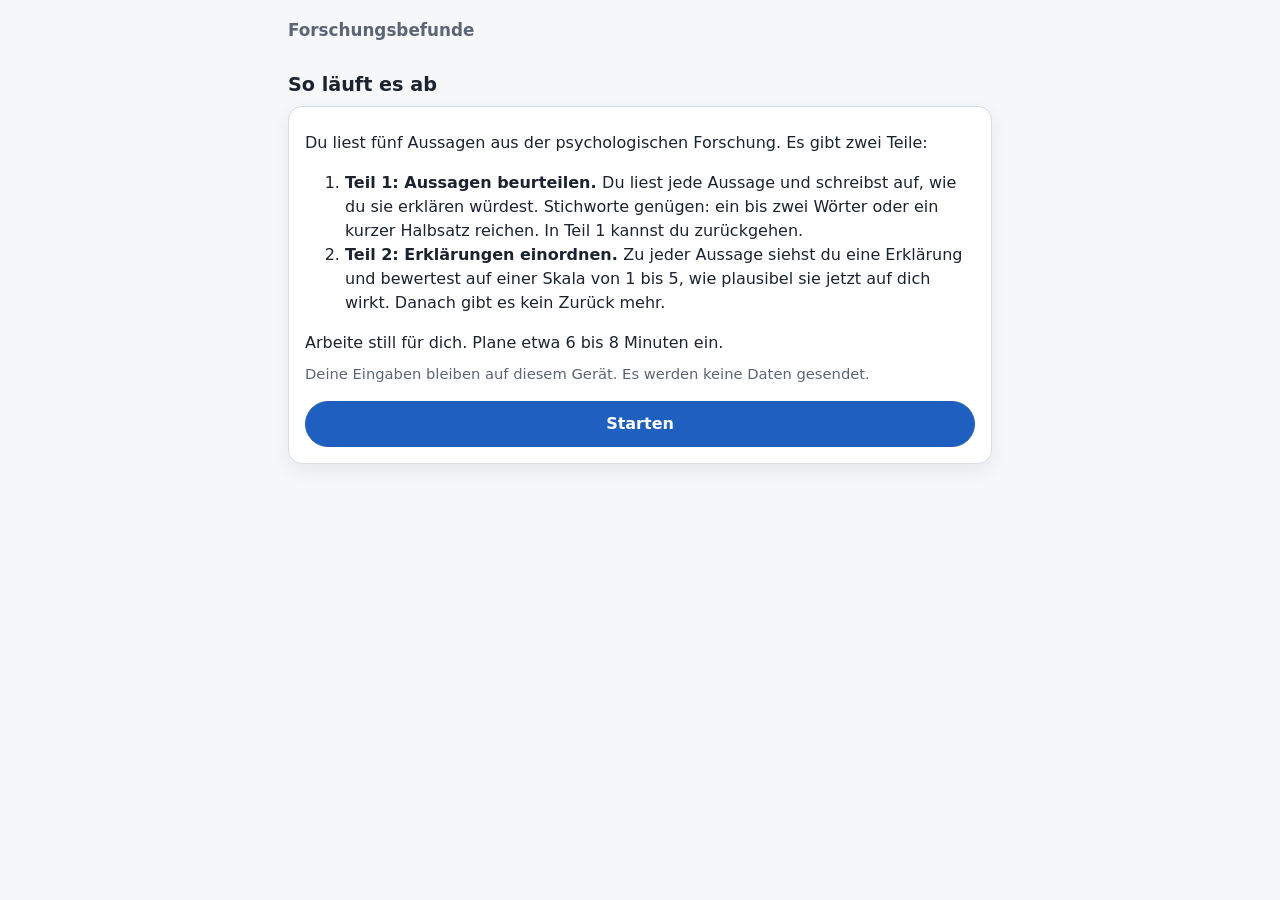
<file: Forschungsbefunde/index.html>
<!doctype html>
<html lang="de">
<head>
<meta charset="utf-8">
<meta name="viewport" content="width=device-width, initial-scale=1">
<title>Forschungsbefunde einschätzen</title>
<link rel="icon" href="data:,">
<link rel="stylesheet" href="../shared/base.css">
<style>
  [hidden] { display: none !important; }
  .btn { -webkit-tap-highlight-color: transparent; }
  .btn:active { opacity: .85; }
  .wrap { max-width: 46rem; }
  .wrap.breit { max-width: 960px; }
  .kopf { padding: 4px 0 12px; }
  .kopf h1 { font-size: 1.05rem; color: var(--muted); font-weight: 600; margin: 0; }
  [tabindex="-1"]:focus { outline: none; }
  em { font-style: italic; font-weight: 700; }

  .fortschritt { margin: 0 0 14px; }
  .fortschritt .zeile { display: flex; justify-content: space-between; gap: 4px 12px; flex-wrap: wrap;
    font-size: .92rem; color: var(--muted); margin-bottom: 6px; }
  h2.befund-titel { font-size: 1.3rem; margin: 0 0 12px; }

  .etikett { font-size: .8rem; text-transform: uppercase; letter-spacing: .06em; font-weight: 700;
    color: var(--muted); margin: 0 0 6px; }
  .karte-befund { border-left: 5px solid var(--accent); }
  .karte-befund.zweit { border-left-color: var(--border); }
  .text-gross { font-size: 1.15rem; line-height: 1.55; margin: 0; }
  .text-mittel { margin: 0; }
  .eigene { margin: 12px 0 0; padding-top: 10px; border-top: 1px solid var(--border); overflow-wrap: anywhere; }

  .stichwort-hinweis { margin: 4px 0 8px; }
  textarea.stichworte { min-height: 72px; }
  .feld-fuss { display: flex; justify-content: space-between; gap: 4px 12px; flex-wrap: wrap; margin-top: 6px; }
  .aktion { margin-top: 16px; }
  .aktion .hint { margin-top: 8px; }
  .nav { display: flex; gap: 12px; flex-wrap: wrap; }
  .nav .btn.primary { flex: 1 1 11rem; }
  .btn.voll { width: 100%; }
  .btn.link { background: transparent; border-color: transparent; text-decoration: underline; padding-left: 8px; padding-right: 8px; }

  .skala { border: 0; padding: 0; margin: 0; min-width: 0; }
  .skala legend { font-weight: 600; padding: 0; margin-bottom: 10px; }
  .skala-reihe { display: flex; gap: 8px; }
  .skala-opt { -webkit-tap-highlight-color: transparent; position: relative; flex: 1 1 0; min-width: 44px; margin: 0; }
  .skala-opt input { position: absolute; inset: 0; width: 100%; height: 100%; margin: 0; opacity: 0; cursor: pointer; }
  .skala-opt span { display: flex; align-items: center; justify-content: center; min-height: 56px;
    border: 2px solid var(--muted); border-radius: 12px; background: var(--card);
    font-size: 1.25rem; font-weight: 700; }
  .skala-opt:hover span { border-color: var(--accent); }
  .skala-opt input:checked + span { background: var(--accent); border-color: var(--accent); color: var(--accent-fg); }
  .skala-opt input:focus-visible + span { outline: 3px solid var(--accent); outline-offset: 2px; }
  .skala-enden { display: flex; justify-content: space-between; gap: 12px; margin-top: 8px;
    font-size: .92rem; color: var(--muted); }

  .berichte { list-style: none; margin: 0 0 16px; padding: 0; display: grid; gap: 12px; }
  .bericht { background: var(--card); border: 1px solid var(--border); border-radius: var(--radius);
    padding: 14px 16px; box-shadow: var(--shadow); }
  .bericht.leer { box-shadow: none; border-style: dashed; background: transparent; }
  .bericht-kopf { display: flex; align-items: flex-start; gap: 10px; }
  .bericht-nr { flex: none; width: 28px; height: 28px; border-radius: 50%; background: var(--accent-soft);
    color: var(--fg); font-weight: 700; display: inline-flex; align-items: center; justify-content: center; font-size: .9rem; }
  .bericht-kopf h3 { margin: 2px 0 0; flex: 1 1 0; min-width: 0; font-size: 1rem; }
  .bericht-wert { flex: none; text-align: right; font-size: .9rem; color: var(--muted); white-space: nowrap; }
  .bericht-wert strong { color: var(--fg); font-size: 1.1rem; }
  .punkte { display: flex; gap: 3px; justify-content: flex-end; margin-top: 3px; }
  .punkte i { width: 12px; height: 12px; border-radius: 3px; border: 1px solid var(--muted); display: block; }
  .punkte i.an { background: var(--accent); border-color: var(--accent); }
  .bericht p { margin: 8px 0 0; overflow-wrap: anywhere; }
  .bericht-kopf h3 { overflow-wrap: anywhere; }
  .bericht .stichworte-zeile { color: var(--fg); }
  .bericht details { margin-top: 8px; }
  .bericht summary { cursor: pointer; min-height: 44px; display: flex; align-items: center; color: var(--accent); }

  .aufl-liste { list-style: none; margin: 12px 0 0; padding: 0; display: grid; gap: 12px; }
  .aufl { border: 1px solid var(--border); border-radius: var(--radius); padding: 14px 16px; background: var(--card); }
  .aufl-kopf { display: flex; align-items: flex-start; gap: 10px; }
  .aufl-kopf h4 { margin: 2px 0 0; flex: 1 1 0; min-width: 0; font-size: 1rem; overflow-wrap: anywhere; }
  .aufl p { margin: 8px 0 0; overflow-wrap: anywhere; }
  .aufl .etikett { margin-top: 12px; }
  .aufl .meine { display: flex; flex-wrap: wrap; align-items: center; gap: 6px 10px; margin-top: 10px; }
  .aufl .vorbehalt { margin-top: 10px; font-size: .95rem; }
  .marke { display: inline-block; padding: 2px 8px; border-radius: 6px; font-size: .85rem; font-weight: 600;
    color: var(--fg); border: 1px solid var(--muted); }
  .marke.tats { background: var(--good-soft); border-color: var(--good); }
  .marke.geg { background: var(--warn-soft); border-color: var(--warn); }

  ::placeholder { color: var(--muted); opacity: 1; }
  textarea.codes { min-height: 180px; font-family: ui-monospace, SFMono-Regular, Menlo, Consolas, monospace; font-size: .9rem; }
  .chips { display: flex; flex-wrap: wrap; gap: 8px; margin: 8px 0 12px; }
  table.gruppe { width: 100%; border-collapse: collapse; table-layout: fixed; }
  table.gruppe th, table.gruppe td { padding: 8px 8px; border-bottom: 1px solid var(--border); vertical-align: top; text-align: left; }
  table.gruppe th { font-size: .9rem; overflow-wrap: anywhere; hyphens: auto; }
  table.gruppe th:first-child { width: 40%; }
  table.gruppe tfoot td, table.gruppe tfoot th { border-top: 2px solid var(--border); font-weight: 700; }
  table.gruppe .mw { font-weight: 700; font-size: 1.05rem; }
  table.gruppe .n { color: var(--muted); font-size: .85rem; }
  .balken { height: 6px; border-radius: 3px; background: var(--border); margin-top: 4px; overflow: hidden; }
  .balken span { display: block; height: 100%; background: var(--accent); }
  .balken.b span { background: var(--warn); }
  .ungueltig { margin: 4px 0 0; padding-left: 1.2rem; }
  .ungueltig li { margin: 2px 0; word-break: break-word; }

  @media (max-width: 480px) {
    .bericht-kopf { flex-wrap: wrap; }
    .bericht-wert { flex: 1 1 100%; display: flex; align-items: center; gap: 10px; text-align: left; padding-left: 38px; margin-top: -4px; }
    .bericht-wert .punkte { margin-top: 0; }
    table.gruppe th, table.gruppe td { padding: 8px 5px; }
    table.gruppe th:first-child { width: 42%; font-size: .8rem; }
    .btn { width: auto; }
  }
  @media print {
    .kopf, .no-print, .aktion { display: none !important; }
    body { background: #fff; }
  }
</style>
</head>
<body>
<div class="page wrap" id="seite">
  <header class="kopf"><h1>Forschungsbefunde</h1></header>
  <main id="main"></main>
  <p class="hint no-print" id="fuss" style="margin-top:24px"></p>
</div>
<noscript><div class="page"><p class="notice warn">Diese Seite braucht JavaScript.</p></div></noscript>

<script src="befunde.js" charset="utf-8"></script>
<script>
(function () {
  "use strict";

  /* ------------------------------------------------------------------
     Konstanten
  ------------------------------------------------------------------ */
  var ANZAHL = 5;
  var KENNUNG = "HSLU-hindsight-v2";
  var ALPHA = "0123456789abcdefghijklmnopqrstuvwxyz";
  var GEWICHTE = [1, 5, 7, 11, 13, 17, 19, 23];   /* 8 Zeichen (5 Daten + 3 Kennung), alle teilerfremd zu 36 */
  var STORE_KEY = "hsluP3ZustandV2";
  var BEFUNDE = window.BEFUNDE;
  /* Die Auflösung nutzt die Fassung A als die tatsächliche Aussage (gemäss Auftrag).
     Die Daten stehen damit im Code der Seite, das ist bewusst so (siehe README). */
  var TATSAECHLICH = "A";

  /* ------------------------------------------------------------------
     Zufall: crypto.getRandomValues, mit ?seed= reproduzierbar (nur Tests)
  ------------------------------------------------------------------ */
  function xmur3(str) {
    var h = 1779033703 ^ str.length;
    for (var i = 0; i < str.length; i++) {
      h = Math.imul(h ^ str.charCodeAt(i), 3432918353);
      h = (h << 13) | (h >>> 19);
    }
    return function () {
      h = Math.imul(h ^ (h >>> 16), 2246822507);
      h = Math.imul(h ^ (h >>> 13), 3266489909);
      h ^= h >>> 16;
      return h >>> 0;
    };
  }
  function sfc32(a, b, c, d) {
    return function () {
      a |= 0; b |= 0; c |= 0; d |= 0;
      var t = (((a + b) | 0) + d) | 0;
      d = (d + 1) | 0;
      a = b ^ (b >>> 9);
      b = (c + (c << 3)) | 0;
      c = (c << 21) | (c >>> 11);
      c = (c + t) | 0;
      return (t >>> 0) / 4294967296;
    };
  }
  function seededRng(seed) {
    var s = xmur3(String(seed));
    var r = sfc32(s(), s(), s(), s());
    for (var i = 0; i < 15; i++) r();
    return r;
  }
  function cryptoRng() {
    var c = window.crypto || window.msCrypto;
    if (c && c.getRandomValues) {
      var buf = new Uint32Array(1);
      return function () { c.getRandomValues(buf); return buf[0] / 4294967296; };
    }
    return Math.random;   /* nur Notfall für sehr alte Browser */
  }
  function zufallsInt(rng, n) { return Math.floor(rng() * n); }

  /* Zuteilung: 2 oder 3 von 5 Befunden in Fassung A, Rest B.
     Zuerst wird die Anzahl (2 oder 3, je 50 %) gezogen, dann zufällig die Plätze. */
  function zuteilung(rng) {
    var k = rng() < 0.5 ? 2 : 3;
    var idx = [], z = [], i;
    for (i = 0; i < ANZAHL; i++) { idx.push(i); z.push("B"); }
    for (i = ANZAHL - 1; i > 0; i--) {
      var j = zufallsInt(rng, i + 1), t = idx[i]; idx[i] = idx[j]; idx[j] = t;
    }
    for (i = 0; i < k; i++) z[idx[i]] = "A";
    return z;
  }
  function neueKennung(rng) {
    var s = "";
    for (var i = 0; i < 3; i++) s += ALPHA.charAt(zufallsInt(rng, 36));
    return s;
  }

  /* ------------------------------------------------------------------
     Ergebnis-Code:  HSLU-hindsight-v2.<5 Zeichen Daten><3 Zeichen Kennung><1 Prüfzeichen>
     Datenzeichen je Befund: 0-9 = (Fassung A: 0, B: 5) + (Bewertung - 1), x = nicht bewertet
  ------------------------------------------------------------------ */
  function pruefzeichen(p) {
    var s = 0;
    for (var i = 0; i < p.length; i++) s += GEWICHTE[i] * ALPHA.indexOf(p.charAt(i));
    return ALPHA.charAt(s % 36);
  }
  function codeErzeugen(zu, werte, kennung) {
    var p = "";
    for (var i = 0; i < ANZAHL; i++) {
      var w = werte[i];
      p += (w === null || w === undefined) ? "x" : String((zu[i] === "A" ? 0 : 5) + (w - 1));
    }
    p += kennung;
    return KENNUNG + "." + p + pruefzeichen(p);
  }
  function codeLesen(roh) {
    var t = String(roh).replace(/[​-‍﻿]/g, "").trim();
    var m = /^HSLU-hindsight-v(\d+)\.(.*)$/i.exec(t);
    if (!m) return { ok: false, grund: "Kennung «" + KENNUNG + "» fehlt" };
    if (m[1] === "1") return { ok: false, alt: true, grund: "Code der früheren Seitenversion (v1, neun Befunde), wird nicht ausgewertet" };
    if (m[1] !== "2") return { ok: false, grund: "Version v" + m[1] + " wird nicht unterstützt" };
    var p = m[2].toLowerCase();
    if (!/^[0-9a-z]*$/.test(p)) return { ok: false, grund: "ungültige Zeichen" };
    if (p.length !== 9) return { ok: false, grund: "Länge stimmt nicht" };
    var daten = p.slice(0, 5);
    if (!/^[0-9x]{5}$/.test(daten)) return { ok: false, grund: "ungültige Zeichen im Datenteil" };
    if (pruefzeichen(p.slice(0, 8)) !== p.charAt(8)) return { ok: false, grund: "Prüfzeichen stimmt nicht (Tippfehler?)" };
    var eintraege = [], bewertet = 0;
    for (var i = 0; i < ANZAHL; i++) {
      var c = daten.charAt(i);
      if (c === "x") { eintraege.push(null); continue; }
      var d = c.charCodeAt(0) - 48;
      eintraege.push({ v: d < 5 ? "A" : "B", w: (d % 5) + 1 });
      bewertet++;
    }
    return { ok: true, kanon: KENNUNG.toLowerCase() + "." + p, eintraege: eintraege, bewertet: bewertet };
  }

  /* ------------------------------------------------------------------
     Gruppenauswertung: ein Code pro Zeile
  ------------------------------------------------------------------ */
  function auswerten(text) {
    var zeilen = String(text).split(/\r\n|\r|\n/);
    var gesehen = {}, personen = [], ungueltig = [], alte = 0, duplikate = 0, i;
    for (i = 0; i < zeilen.length; i++) {
      var roh = zeilen[i].replace(/[​-‍﻿]/g, "").trim();
      if (!roh) continue;
      var r = codeLesen(roh);
      if (!r.ok) {
        if (r.alt) alte++;
        ungueltig.push({ zeile: i + 1, text: roh, grund: r.grund, alt: !!r.alt });
        continue;
      }
      if (gesehen[r.kanon]) { duplikate++; continue; }
      gesehen[r.kanon] = true;
      personen.push({ zeile: i + 1, eintraege: r.eintraege, bewertet: r.bewertet });
    }
    var pro = [], gesamt = { A: { n: 0, summe: 0 }, B: { n: 0, summe: 0 } };
    for (i = 0; i < ANZAHL; i++) pro.push({ A: { n: 0, summe: 0 }, B: { n: 0, summe: 0 } });
    personen.forEach(function (p) {
      p.eintraege.forEach(function (e, k) {
        if (!e) return;
        pro[k][e.v].n++; pro[k][e.v].summe += e.w;
        gesamt[e.v].n++; gesamt[e.v].summe += e.w;
      });
    });
    function mw(o) { o.mittel = o.n ? o.summe / o.n : null; }
    pro.forEach(function (o) { mw(o.A); mw(o.B); });
    mw(gesamt.A); mw(gesamt.B);
    var unvollstaendig = personen.filter(function (p) { return p.bewertet < ANZAHL; });
    return { personen: personen, ungueltig: ungueltig, alte: alte, duplikate: duplikate,
             unvollstaendig: unvollstaendig, pro: pro, gesamt: gesamt };
  }

  /* ------------------------------------------------------------------
     Zustand und Speicher (sessionStorage, nur Komfort)
     schritt: "p1" (Teil 1, Aussage idx), "uebergang", "p2" (Teil 2, Erklärung idx), "ende"
  ------------------------------------------------------------------ */
  var params = new URLSearchParams(location.search);
  var seedParam = params.has("seed") ? params.get("seed") : null;
  var S = null;                 /* Ablaufzustand, null = noch nicht gestartet */
  var ansicht = params.get("gruppe") === "1" ? "gruppe" : "ablauf";
  var guardAktiv = false;
  var hinweisText = "";
  var gruppeText = "";
  var aufEnde = false;          /* Auflösung auf der Zusammenfassung geöffnet */
  var aufGruppe = false;        /* Auflösung in «Gruppe auswerten» geöffnet */

  function speichern() {
    try { sessionStorage.setItem(STORE_KEY, JSON.stringify(S)); } catch (e) { /* ohne Speicher weiter */ }
  }
  function zustandOk(o) {
    if (!o || o.v !== 2 || !Array.isArray(o.zuteilung) || o.zuteilung.length !== ANZAHL) return false;
    if (!Array.isArray(o.antworten) || o.antworten.length !== ANZAHL) return false;
    if (["p1", "uebergang", "p2", "ende"].indexOf(o.schritt) < 0) return false;
    if (typeof o.idx !== "number" || o.idx < 0 || o.idx >= ANZAHL) return false;
    if (typeof o.kennung !== "string" || o.kennung.length !== 3) return false;
    for (var i = 0; i < ANZAHL; i++) {
      if (o.zuteilung[i] !== "A" && o.zuteilung[i] !== "B") return false;
      var a = o.antworten[i];
      if (!a || typeof a.text !== "string") return false;
      if (a.wert !== null && !(a.wert >= 1 && a.wert <= 5)) return false;
    }
    return true;
  }
  function laden() {
    try {
      if (params.get("neu") === "1") {
        sessionStorage.removeItem(STORE_KEY);
        params.delete("neu");
        var qs = params.toString();
        try { history.replaceState(null, "", location.pathname + (qs ? "?" + qs : "")); } catch (e2) { /* file:// */ }
        return null;
      }
      var s = sessionStorage.getItem(STORE_KEY);
      if (!s) return null;
      var o = JSON.parse(s);
      if (!zustandOk(o)) return null;
      if (seedParam !== null && o.seed !== seedParam) return null;
      return o;
    } catch (e) { return null; }
  }

  function starten() {
    var rng = seedParam !== null ? seededRng(seedParam) : cryptoRng();
    var antworten = [];
    for (var i = 0; i < ANZAHL; i++) antworten.push({ text: "", wert: null });
    S = { v: 2, seed: seedParam, zuteilung: zuteilung(rng), kennung: neueKennung(rng),
          idx: 0, schritt: "p1", antworten: antworten };
    speichern();
    guardEinschalten();
  }

  /* Browser-Zurück: In Teil 1 geht es einen Befund zurück (wie der Knopf «Zurück»).
     Ab dem Übergang zu Teil 2 bleibt die Seite stehen und zeigt einen Hinweis.
     Am Ende ist Zurück wieder frei. */
  function guardEinschalten() {
    if (guardAktiv) return;
    guardAktiv = true;
    try { history.replaceState({ p3: "basis" }, ""); history.pushState({ p3: "ablauf" }, ""); } catch (e) { /* ignorieren */ }
  }
  window.addEventListener("popstate", function () {
    if (!guardAktiv || !S || S.schritt === "ende") return;   /* am Ende ist Zurück wieder frei */
    try { history.pushState({ p3: "ablauf" }, ""); } catch (e) { /* ignorieren */ }
    if (ansicht !== "ablauf") return;
    if (S.schritt === "p1" && S.idx > 0) {
      S.idx = S.idx - 1;
      speichern();
      render(true);
      return;
    }
    var fokusId = document.activeElement && document.activeElement.id;
    hinweisText = S.schritt === "p1"
      ? "Das war die erste Aussage. Weiter zurück geht es nicht."
      : "Zurück ist ab Teil 2 nicht mehr möglich. Du bist beim aktuellen Schritt geblieben.";
    render(false);
    var wieder = fokusId && document.getElementById(fokusId);
    if (wieder) wieder.focus();
  });

  /* ------------------------------------------------------------------
     DOM-Hilfen (alles über textContent, keine Eingabe landet in innerHTML)
  ------------------------------------------------------------------ */
  function el(tag, props) {
    var e = document.createElement(tag);
    if (props) {
      Object.keys(props).forEach(function (k) {
        var v = props[k];
        if (v === false || v === null || v === undefined) return;
        if (k === "class") e.className = v;
        else if (k === "text") e.textContent = v;
        else if (k.slice(0, 2) === "on") e.addEventListener(k.slice(2), v);
        else if (v === true) e.setAttribute(k, "");
        else e.setAttribute(k, v);
      });
    }
    for (var i = 2; i < arguments.length; i++) anhaengen(e, arguments[i]);
    return e;
  }
  function anhaengen(e, c) {
    if (c === null || c === undefined || c === false) return;
    if (Array.isArray(c)) { c.forEach(function (x) { anhaengen(e, x); }); return; }
    e.appendChild(typeof c === "string" ? document.createTextNode(c) : c);
  }
  /* *wort* -> kursiv */
  function markiert(text) {
    var f = document.createDocumentFragment();
    String(text).split(/(\*[^*]+\*)/).forEach(function (t) {
      if (!t) return;
      if (t.length > 2 && t.charAt(0) === "*" && t.charAt(t.length - 1) === "*") f.appendChild(el("em", { text: t.slice(1, -1) }));
      else f.appendChild(document.createTextNode(t));
    });
    return f;
  }
  function fassung(i) { return BEFUNDE[i][S.zuteilung[i]]; }
  function zahl2(x) { return x === null ? "–" : x.toFixed(2); }

  var main = document.getElementById("main");
  var seite = document.getElementById("seite");
  var fuss = document.getElementById("fuss");

  /* ------------------------------------------------------------------
     Bildschirme
  ------------------------------------------------------------------ */
  function kopfFortschritt() {
    var teil1 = S.schritt === "p1";
    var teil = teil1 ? "Teil 1 von 2: Aussagen beurteilen" : "Teil 2 von 2: Erklärungen einordnen";
    var balken = el("span", { style: "width:" + Math.round(S.idx / ANZAHL * 100) + "%" });
    var bar = el("div", { class: "progress", role: "progressbar", "aria-label": "Fortschritt in " + (teil1 ? "Teil 1" : "Teil 2"),
                          "aria-valuemin": "0", "aria-valuemax": String(ANZAHL), "aria-valuenow": String(S.idx),
                          "aria-valuetext": "Befund " + (S.idx + 1) + " von " + ANZAHL }, balken);
    return el("div", { class: "fortschritt" },
      el("div", { class: "zeile" },
        el("span", { text: "Befund " + (S.idx + 1) + " von " + ANZAHL }),
        el("span", { text: teil })),
      bar);
  }

  function bildschirmStart() {
    return [
      el("h2", { text: "So läuft es ab", tabindex: "-1", "data-fokus": "1" }),
      el("div", { class: "card" },
        el("p", { text: "Du liest fünf Aussagen aus der psychologischen Forschung. Es gibt zwei Teile:" }),
        el("ol", null,
          el("li", null, el("strong", { text: "Teil 1: Aussagen beurteilen. " }),
            "Du liest jede Aussage und schreibst auf, wie du sie erklären würdest. Stichworte genügen: ein bis zwei Wörter oder ein kurzer Halbsatz reichen. In Teil 1 kannst du zurückgehen."),
          el("li", null, el("strong", { text: "Teil 2: Erklärungen einordnen. " }),
            "Zu jeder Aussage siehst du eine Erklärung und bewertest auf einer Skala von 1 bis 5, wie plausibel sie jetzt auf dich wirkt. Danach gibt es kein Zurück mehr.")),
        el("p", { text: "Arbeite still für dich. Plane etwa 6 bis 8 Minuten ein." }),
        el("p", { class: "hint", text: "Deine Eingaben bleiben auf diesem Gerät. Es werden keine Daten gesendet." }),
        el("div", { class: "aktion" },
          el("button", { type: "button", class: "btn primary voll", id: "start", text: "Starten",
            onclick: function () { starten(); render(true); } })))
    ];
  }

  /* Teil 1: Aussage beurteilen */
  function bildschirmTeil1() {
    var i = S.idx, b = BEFUNDE[i], f = fassung(i);
    var a = S.antworten[i];
    var letzter = i === ANZAHL - 1;
    var eingabe = el("textarea", { id: "stichworte", class: "stichworte", rows: "2", maxlength: "300", autocomplete: "off",
      spellcheck: "false", enterkeyhint: letzter ? "done" : "next", "aria-describedby": "p1-hilfe zaehler leer-hinweis" });
    eingabe.value = a.text;
    var zaehler = el("span", { id: "zaehler", text: "0 Zeichen" });
    function zaehlen() { zaehler.textContent = eingabe.value.length + " Zeichen"; }
    zaehlen();
    eingabe.addEventListener("input", function () {
      zaehlen();
      S.antworten[i].text = eingabe.value;   /* Entwurf, damit Neuladen und Zurück nichts verlieren */
      speichern();
    });

    var form = el("form", { id: "form-p1", novalidate: true,
      onsubmit: function (ev) {
        ev.preventDefault();
        S.antworten[i].text = eingabe.value.trim();
        if (letzter) { S.schritt = "uebergang"; S.idx = 0; } else { S.idx = i + 1; }
        speichern();
        render(true);
      } });
    /* Enter schickt ab (Umschalt + Enter macht einen Zeilenumbruch) */
    eingabe.addEventListener("keydown", function (ev) {
      if (ev.key === "Enter" && !ev.shiftKey && !ev.isComposing) { ev.preventDefault(); form.requestSubmit(); }
    });
    var zurueck = i > 0 ? el("button", { type: "button", class: "btn", id: "zurueck-p1", text: "Zurück",
      onclick: function () { S.antworten[i].text = eingabe.value; S.idx = i - 1; speichern(); render(true); } }) : null;
    anhaengen(form, [
      el("label", { for: "stichworte", text: "Wie würdest du diesen Befund erklären?" }),
      el("p", { class: "stichwort-hinweis", id: "p1-hilfe" },
        el("strong", { text: "Stichworte genügen:" }), " ein bis zwei Wörter oder ein kurzer Halbsatz reichen."),
      eingabe,
      el("div", { class: "feld-fuss hint" }, zaehler,
        el("span", { id: "leer-hinweis", text: "Du kannst das Feld auch leer lassen." })),
      el("div", { class: "aktion" },
        el("div", { class: "nav" }, zurueck,
          el("button", { type: "submit", class: "btn primary", id: "weiter-p1",
            text: letzter ? "Teil 1 abschliessen" : "Weiter zu Befund " + (i + 2) })),
        el("p", { class: "hint", text: letzter ? "Danach kannst du Teil 1 nicht mehr ändern." : "In Teil 1 kannst du noch zurückgehen." }))
    ]);
    return [
      kopfFortschritt(),
      el("h2", { class: "befund-titel", tabindex: "-1", "data-fokus": "1", text: "Befund " + b.nr + ": " + b.titel }),
      el("div", { class: "card karte-befund" },
        el("p", { class: "etikett", text: "Studienaussage" }),
        el("p", { class: "text-gross" }, markiert(f.studie))),
      el("div", { class: "card" }, form)
    ];
  }

  function bildschirmUebergang() {
    return [
      el("h2", { text: "Teil 1 ist abgeschlossen", tabindex: "-1", "data-fokus": "1", id: "uebergang" }),
      el("div", { class: "card" },
        el("p", { text: "Jetzt folgt Teil 2: Erklärungen einordnen." }),
        el("p", { text: "Zu jeder der fünf Aussagen siehst du eine Erklärung, dazu deine Stichworte aus Teil 1. Bewerte auf einer Skala von 1 bis 5, wie plausibel die Erklärung jetzt auf dich wirkt." }),
        el("p", { text: "Teil 1 kannst du ab hier nicht mehr ändern." }),
        el("div", { class: "aktion" },
          el("button", { type: "button", class: "btn primary voll", id: "start-p2", text: "Weiter zu Teil 2",
            onclick: function () { S.schritt = "p2"; S.idx = 0; speichern(); render(true); } })))
    ];
  }

  /* Teil 2: Erklärung einordnen */
  function bildschirmTeil2() {
    var i = S.idx, b = BEFUNDE[i], f = fassung(i), a = S.antworten[i];
    var letzter = i === ANZAHL - 1;
    var weiter = el("button", { type: "submit", class: "btn primary voll", id: "weiter-p2", disabled: true,
      "aria-describedby": "wahl-hinweis",
      text: letzter ? "Zusammenfassung ansehen" : "Weiter zu Befund " + (i + 2) });
    var hinweis = el("p", { class: "hint", id: "wahl-hinweis", text: "Wähle eine Zahl von 1 bis 5." });
    var texte = { 1: "1 von 5, gar nicht plausibel", 5: "5 von 5, sehr plausibel" };
    var opts = [];
    for (var w = 1; w <= 5; w++) {
      (function (w) {
        var radio = el("input", { type: "radio", name: "wert", value: String(w), "aria-label": texte[w] || (w + " von 5"),
          onchange: function () { gewaehlt(w); } });
        opts.push(el("label", { class: "skala-opt" }, radio, el("span", { "aria-hidden": "true", text: String(w) })));
      })(w);
    }
    var gewaehltWert = null;
    function gewaehlt(w) {
      gewaehltWert = w;
      weiter.disabled = false;
      hinweis.textContent = "Gewählt: " + w + " von 5.";
    }
    var form = el("form", { id: "form-p2", novalidate: true,
      onsubmit: function (ev) {
        ev.preventDefault();
        if (gewaehltWert === null) return;
        S.antworten[i].wert = gewaehltWert;
        if (letzter) { S.schritt = "ende"; } else { S.idx = i + 1; }
        speichern();
        render(true);
      } },
      el("fieldset", { class: "skala" },
        el("legend", { text: "Wie plausibel wirkt diese Erklärung jetzt auf dich?" }),
        el("div", { class: "skala-reihe" }, opts),
        el("div", { class: "skala-enden" },
          el("span", { text: "1 = gar nicht plausibel" }),
          el("span", { text: "5 = sehr plausibel" }))),
      el("div", { class: "aktion" }, weiter, hinweis));
    return [
      kopfFortschritt(),
      el("h2", { class: "befund-titel", tabindex: "-1", "data-fokus": "1", text: "Befund " + b.nr + ": " + b.titel }),
      el("div", { class: "card karte-befund zweit" },
        el("p", { class: "etikett", text: "Studienaussage" }),
        el("p", { class: "text-mittel" }, markiert(f.studie)),
        el("p", { class: "eigene", id: "eigene-stichworte" },
          el("span", { class: "hint", text: "Deine Stichworte: " }),
          a.text ? a.text : el("span", { class: "muted", text: "(leer gelassen)" }))),
      el("div", { class: "card karte-befund" },
        el("p", { class: "etikett", text: "Erklärung" }),
        el("p", { class: "text-gross", id: "erklaerung", text: f.erklaerung })),
      el("div", { class: "card" }, form)
    ];
  }

  function punkte(w) {
    var p = el("span", { class: "punkte", "aria-hidden": "true" });
    for (var k = 1; k <= 5; k++) p.appendChild(el("i", { class: k <= w ? "an" : "" }));
    return p;
  }

  function codeKarte(code) {
    var status = el("span", { id: "kopiert", class: "hint", role: "status" });
    var box = el("div", { class: "code", id: "code", text: code });
    function ok(txt) { status.textContent = txt; }
    function fallback() {
      var ta = el("textarea", { "aria-hidden": "true", tabindex: "-1", style: "position:fixed;left:-9999px;top:0;min-height:0;height:1px;width:1px" });
      ta.value = code;
      document.body.appendChild(ta);
      ta.select();
      var erfolg = false;
      try { erfolg = document.execCommand("copy"); } catch (e) { erfolg = false; }
      document.body.removeChild(ta);
      ok(erfolg ? "Code kopiert." : "Kopieren nicht möglich. Tippe auf den Code, um ihn zu markieren, und kopiere ihn von Hand.");
    }
    function kopieren() {
      if (navigator.clipboard && navigator.clipboard.writeText) {
        navigator.clipboard.writeText(code).then(function () { ok("Code kopiert."); }, fallback);
      } else { fallback(); }
    }
    return el("div", { class: "card no-print" },
      el("h3", { text: "Ergebnis-Code" }),
      el("p", { class: "hint", text: "Der Code enthält nur Ergebnisse, keine Namen und keine Freitexte. Gib ihn der Fachperson." }),
      box,
      el("div", { class: "row", style: "margin-top:12px" },
        el("button", { type: "button", class: "btn primary", id: "kopieren", text: "Code kopieren", onclick: kopieren }),
        status));
  }

  /* Auflösung: pro Befund die Aussage, die tatsächlich gestimmt hat, mit Erklärung, Quelle und Vorbehalt.
     persoenlich = true: zusätzlich, welche Version die Person hatte, und ihre Bewertung. */
  function aufloesungListe(persoenlich) {
    var liste = el("ol", { class: "aufl-liste", id: persoenlich ? "aufl-liste" : "aufl-liste-gruppe" });
    BEFUNDE.forEach(function (b, i) {
      var t = b[TATSAECHLICH];
      var li = el("li", { class: "aufl" },
        el("div", { class: "aufl-kopf" },
          el("span", { class: "bericht-nr", text: String(b.nr) }),
          el("h4", { text: b.titel })));
      if (persoenlich && S) {
        var eigene = S.zuteilung[i] === TATSAECHLICH;
        var wert = S.antworten[i].wert;
        li.appendChild(el("div", { class: "meine" },
          el("span", { class: "marke " + (eigene ? "tats" : "geg"),
            text: eigene ? "Deine Version: die tatsächliche Aussage" : "Deine Version: die gegenteilige Aussage" }),
          wert === null ? null : el("span", { class: "hint", text: "Deine Plausibilität: " + wert + " von 5" })));
      }
      li.appendChild(el("p", { class: "etikett", text: "Das hat tatsächlich gestimmt" }));
      li.appendChild(el("p", { class: "text-mittel" }, markiert(t.studie)));
      li.appendChild(el("p", { class: "hint", text: "Erklärung: " + t.erklaerung }));
      if (b.quelle) li.appendChild(el("p", { class: "hint", text: "Quelle: " + b.quelle }));
      if (b.vorbehalt) li.appendChild(el("p", { class: "notice vorbehalt", text: "Vorbehalt: " + b.vorbehalt }));
      liste.appendChild(li);
    });
    return liste;
  }

  function bildschirmEnde() {
    var liste = el("ol", { class: "berichte", id: "berichte" });
    for (var i = 0; i < ANZAHL; i++) {
      var b = BEFUNDE[i], a = S.antworten[i], f = fassung(i);
      if (a.wert === null) {
        liste.appendChild(el("li", { class: "bericht leer" },
          el("div", { class: "bericht-kopf" },
            el("span", { class: "bericht-nr", text: String(b.nr) }),
            el("h3", { text: b.titel }),
            el("span", { class: "bericht-wert", text: "nicht bearbeitet" }))));
        continue;
      }
      liste.appendChild(el("li", { class: "bericht" },
        el("div", { class: "bericht-kopf" },
          el("span", { class: "bericht-nr", text: String(b.nr) }),
          el("h3", { text: b.titel }),
          el("span", { class: "bericht-wert" },
            el("span", { text: "Plausibilität " }), el("strong", { text: String(a.wert) }), " von 5",
            punkte(a.wert))),
        el("p", { class: "studie" }, el("span", { class: "hint", text: "Studienaussage: " }), markiert(f.studie)),
        el("p", { class: "stichworte-zeile" },
          el("span", { class: "hint", text: "Deine Stichworte: " }),
          a.text ? a.text : el("span", { class: "muted", text: "(leer gelassen)" })),
        el("details", null,
          el("summary", { text: "Erklärung anzeigen" }),
          el("p", { text: f.erklaerung }))));
    }
    var code = codeErzeugen(S.zuteilung, S.antworten.map(function (a) { return a.wert; }), S.kennung);

    /* Auflösung: nur auf Klick, der Inhalt wird erst dann aufgebaut */
    var aufBox = el("div", { id: "aufloesung", hidden: true });
    var aufKnopf = el("button", { type: "button", class: "btn", id: "aufloesung-zeigen", text: "Auflösung anzeigen",
      "aria-expanded": "false", "aria-controls": "aufloesung" });
    function aufSetzen(offen) {
      aufEnde = offen;
      aufBox.textContent = "";
      if (offen) { aufBox.appendChild(aufloesungListe(true)); }
      aufBox.hidden = !offen;
      aufKnopf.textContent = offen ? "Auflösung verbergen" : "Auflösung anzeigen";
      aufKnopf.setAttribute("aria-expanded", offen ? "true" : "false");
    }
    aufKnopf.addEventListener("click", function () { aufSetzen(!aufEnde); });
    var aufKarte = el("div", { class: "card no-print", id: "aufloesung-karte" },
      el("h3", { text: "Auflösung" }),
      el("p", { class: "hint", text: "Öffne die Auflösung erst, nachdem du deine Berichte in der Gruppe verglichen hast." }),
      el("div", { class: "row" }, aufKnopf),
      aufBox);
    if (aufEnde) aufSetzen(true);

    return [
      el("h2", { text: "Deine fünf Berichte", tabindex: "-1", "data-fokus": "1" }),
      el("p", { class: "muted", text: "Du bist fertig. Vergleiche jetzt deine Berichte mit denen der Gruppe. Wie es weitergeht, sagt die Fachperson." }),
      liste,
      codeKarte(code),
      aufKarte
    ];
  }

  function bildschirmGruppe() {
    var eingabe = el("textarea", { id: "codes", class: "codes", rows: "8", spellcheck: "false", autocomplete: "off",
      "aria-describedby": "codes-hinweis", placeholder: "HSLU-hindsight-v2.…" });
    eingabe.value = gruppeText;
    eingabe.addEventListener("input", function () { gruppeText = eingabe.value; });
    var ergebnis = el("div", { id: "gruppe-ergebnis", "aria-live": "polite" });
    var karte = el("div", { class: "card", id: "gruppe-karte", hidden: true }, ergebnis);

    function tabelle(r) {
      var kopf = el("thead", null, el("tr", null,
        el("th", { scope: "col", text: "Befund" }),
        el("th", { scope: "col", id: "kopf-a", text: aufGruppe ? "Version A (echt)" : "Version A" }),
        el("th", { scope: "col", id: "kopf-b", text: aufGruppe ? "Version B (gegenteilig)" : "Version B" })));
      var body = el("tbody");
      function zelle(o, klasse) {
        return el("td", null,
          el("div", { class: "mw", text: o.n ? zahl2(o.mittel) : "–" }),
          el("div", { class: "n", text: "n = " + o.n }),
          el("div", { class: "balken " + klasse, "aria-hidden": "true" },
            el("span", { style: "width:" + (o.n ? Math.round(o.mittel / 5 * 100) : 0) + "%" })));
      }
      for (var i = 0; i < ANZAHL; i++) {
        body.appendChild(el("tr", null,
          el("th", { scope: "row", text: BEFUNDE[i].nr + ". " + BEFUNDE[i].titel }),
          zelle(r.pro[i].A, "a"), zelle(r.pro[i].B, "b")));
      }
      var fuss2 = el("tfoot", null, el("tr", null,
        el("th", { scope: "row", text: "Alle Befunde" }),
        zelle(r.gesamt.A, "a"), zelle(r.gesamt.B, "b")));
      return el("table", { class: "gruppe", id: "gruppe-tabelle" },
        el("caption", { class: "sr-only", text: "Mittelwert der Plausibilität (1 bis 5) pro Befund, getrennt nach Version" }),
        kopf, body, fuss2);
    }

    function zeigen() {
      gruppeText = eingabe.value;
      ergebnis.textContent = "";
      karte.hidden = false;
      var r = auswerten(gruppeText);
      var n = r.personen.length;
      var chips = el("div", { class: "chips", id: "gruppe-chips" },
        el("span", { class: "chip", id: "chip-personen", text: n + (n === 1 ? " Person ausgewertet" : " Personen ausgewertet") }));
      if (r.duplikate) chips.appendChild(el("span", { class: "chip", id: "chip-duplikate",
        text: r.duplikate + (r.duplikate === 1 ? " Duplikat ignoriert" : " Duplikate ignoriert") }));
      if (r.ungueltig.length) chips.appendChild(el("span", { class: "chip", id: "chip-ungueltig",
        text: r.ungueltig.length + (r.ungueltig.length === 1 ? " ungültige Zeile" : " ungültige Zeilen") }));
      if (r.unvollstaendig.length) chips.appendChild(el("span", { class: "chip", id: "chip-unvollstaendig",
        text: r.unvollstaendig.length + (r.unvollstaendig.length === 1 ? " Person unvollständig" : " Personen unvollständig") }));
      ergebnis.appendChild(chips);
      if (r.alte) {
        ergebnis.appendChild(el("div", { class: "notice warn", id: "gruppe-v1", style: "margin-bottom:8px" },
          el("strong", { text: r.alte === 1 ? "1 Code der früheren Seitenversion (v1) nicht ausgewertet." : r.alte + " Codes der früheren Seitenversion (v1) nicht ausgewertet." }),
          el("p", { class: "hint", text: "v1-Codes stammen aus der Fassung mit neun Befunden und passen nicht zu den fünf Befunden dieser Seite. Die Personen müssen die Seite neu durchlaufen." })));
      }
      if (r.ungueltig.length) {
        ergebnis.appendChild(el("div", { class: "notice warn", id: "gruppe-ungueltig" },
          el("strong", { text: "Nicht gelesen:" }),
          el("ul", { class: "ungueltig" }, r.ungueltig.map(function (u) {
            var t = u.text.length > 40 ? u.text.slice(0, 40) + "…" : u.text;
            return el("li", { text: "Zeile " + u.zeile + ": «" + t + "» (" + u.grund + ")" });
          }))));
      }
      if (r.unvollstaendig.length) {
        ergebnis.appendChild(el("div", { class: "notice", id: "gruppe-unvollstaendig", style: "margin-top:8px" },
          el("strong", { text: "Unvollständig:" }),
          el("ul", { class: "ungueltig" }, r.unvollstaendig.map(function (p) {
            return el("li", { text: "Zeile " + p.zeile + ": " + p.bewertet + " von " + ANZAHL + " Befunden bewertet" });
          })),
          el("p", { class: "hint", text: "In die Mittelwerte gehen nur die bewerteten Befunde ein." })));
      }
      if (!n) {
        ergebnis.appendChild(el("p", { class: "muted", id: "gruppe-leer",
          text: r.ungueltig.length ? "Keine gültigen Codes." : "Noch keine Codes eingefügt." }));
        return;
      }
      ergebnis.appendChild(el("h3", { text: "Mittelwert der Plausibilität (1 bis 5)" }));
      ergebnis.appendChild(el("p", { class: "hint", text: "Pro Befund getrennt nach Version. n ist die Anzahl der Bewertungen. Mittelwerte mit zwei Nachkommastellen." }));
      ergebnis.appendChild(tabelle(r));
    }

    var zurueck = null;
    if (S) zurueck = el("button", { type: "button", class: "btn", id: "zurueck-ablauf",
      text: S.schritt === "ende" ? "Zurück zu meinen Berichten" : "Zurück zum Ablauf",
      onclick: function () { ansicht = "ablauf"; render(true); } });
    else zurueck = el("button", { type: "button", class: "btn", id: "zurueck-start", text: "Zurück zum Start",
      onclick: function () { ansicht = "ablauf"; render(true); } });

    /* Auflösung: Zuordnung der Versionen und die tatsächlichen Aussagen, erst auf Klick */
    var aufKnopf = el("button", { type: "button", class: "btn", id: "gruppe-aufloesung-zeigen",
      text: aufGruppe ? "Auflösung verbergen" : "Auflösung anzeigen",
      "aria-expanded": aufGruppe ? "true" : "false", "aria-controls": "gruppe-aufloesung",
      onclick: function () {
        aufGruppe = !aufGruppe;
        render(false);
        var k = document.getElementById("gruppe-aufloesung-zeigen");
        if (k) k.focus();
      } });
    var aufKarte = el("div", { class: "card", id: "gruppe-aufloesung-karte" },
      el("h3", { text: "Auflösung" }),
      el("p", { class: "hint", text: "Ordnet die Auswertung zu und zeigt die Befunde der Forschung. Öffne sie erst nach dem Vergleich in der Gruppe." }),
      el("div", { class: "row" }, aufKnopf),
      el("div", { id: "gruppe-aufloesung", hidden: !aufGruppe },
        aufGruppe ? [
          el("p", { class: "notice", id: "gruppe-zuordnung", text: "Version A ist die tatsächliche Aussage (echt), Version B die gegenteilige." }),
          aufloesungListe(false)
        ] : null));

    if (gruppeText.trim()) zeigen();
    return [
      el("h2", { text: "Gruppe auswerten", tabindex: "-1", "data-fokus": "1" }),
      el("div", { class: "card" },
        el("label", { for: "codes", text: "Ergebnis-Codes der Gruppe" }),
        el("p", { class: "hint", id: "codes-hinweis", text: "Ein Code pro Zeile. Leerzeilen und doppelte Codes werden ignoriert, ungültige Zeilen werden genannt." }),
        eingabe,
        el("div", { class: "row", style: "margin-top:12px" },
          el("button", { type: "button", class: "btn primary", id: "auswerten", text: "Auswerten", onclick: zeigen }),
          el("button", { type: "button", class: "btn", id: "leeren", text: "Leeren",
            onclick: function () { eingabe.value = ""; zeigen(); eingabe.focus(); } }),
          zurueck)),
      karte,
      aufKarte
    ];
  }

  /* ------------------------------------------------------------------
     Rendern
  ------------------------------------------------------------------ */
  function fehlerBildschirm(text) {
    return [el("div", { class: "notice warn", id: "fehler" }, el("p", { text: text }))];
  }
  function datenOk() {
    if (!Array.isArray(BEFUNDE) || BEFUNDE.length !== ANZAHL) return false;
    return BEFUNDE.every(function (b) {
      return b && b.titel && b.A && b.B && b.A.studie && b.A.erklaerung && b.B.studie && b.B.erklaerung;
    });
  }

  function render(fokus) {
    main.textContent = "";
    seite.classList.toggle("breit", ansicht === "gruppe");
    var teile;
    if (!datenOk()) {
      teile = fehlerBildschirm("Die Daten der Befunde (befunde.js) konnten nicht geladen werden. Lade die Seite neu oder melde dich bei der Fachperson.");
    } else if (ansicht === "gruppe") {
      teile = bildschirmGruppe();
    } else if (!S) {
      teile = bildschirmStart();
    } else if (S.schritt === "p1") {
      teile = bildschirmTeil1();
    } else if (S.schritt === "uebergang") {
      teile = bildschirmUebergang();
    } else if (S.schritt === "p2") {
      teile = bildschirmTeil2();
    } else {
      teile = bildschirmEnde();
    }
    if (hinweisText && ansicht === "ablauf" && S && S.schritt !== "ende") {
      main.appendChild(el("p", { class: "notice warn", id: "hinweis", role: "status", text: hinweisText }));
    }
    hinweisText = "";
    teile.forEach(function (t) { main.appendChild(t); });

    /* Fuss: Link zur Gruppenansicht nur auf der Zusammenfassung */
    fuss.textContent = "";
    if (S || ansicht === "gruppe") fuss.appendChild(document.createTextNode("Deine Antworten bleiben auf diesem Gerät. "));
    if (ansicht === "ablauf" && S && S.schritt === "ende") {
      fuss.appendChild(el("button", { type: "button", class: "btn link", id: "zur-gruppe", text: "Gruppe auswerten",
        onclick: function () { ansicht = "gruppe"; render(true); } }));
    }
    if (fokus) {
      var f = main.querySelector("[data-fokus]");
      if (f) f.focus();
      window.scrollTo(0, 0);
    }
  }

  /* Tasten 1 bis 5 wählen die Bewertung in Teil 2 (zusätzlich zu Tippen, Klicken und Pfeiltasten) */
  document.addEventListener("keydown", function (ev) {
    if (ansicht !== "ablauf" || !S || S.schritt !== "p2") return;
    if (ev.ctrlKey || ev.metaKey || ev.altKey) return;
    if (!/^[1-5]$/.test(ev.key)) return;
    var t = ev.target;
    if (t && (t.tagName === "TEXTAREA" || (t.tagName === "INPUT" && t.type === "text"))) return;
    var r = main.querySelector('input[name="wert"][value="' + ev.key + '"]');
    if (!r) return;
    ev.preventDefault();
    r.checked = true;
    r.focus();
    r.dispatchEvent(new Event("change", { bubbles: true }));
  });

  /* ------------------------------------------------------------------
     Start
  ------------------------------------------------------------------ */
  /* Testhaken: reine Funktionen und Lesezugriff auf den Zustand (siehe README) */
  window.P3 = {
    zuteilung: zuteilung, seededRng: seededRng, cryptoRng: cryptoRng, neueKennung: neueKennung,
    codeErzeugen: codeErzeugen, codeLesen: codeLesen, auswerten: auswerten,
    zustand: function () { return S ? JSON.parse(JSON.stringify(S)) : null; }
  };

  if (datenOk()) {
    S = laden();
    if (S) {
      if (S.schritt !== "ende") guardEinschalten();
      if (S.schritt !== "ende" && ansicht === "ablauf") hinweisText = "Dein Fortschritt wurde wiederhergestellt.";
    }
  }
  render(false);
})();
</script>
</body>
</html>
</file>
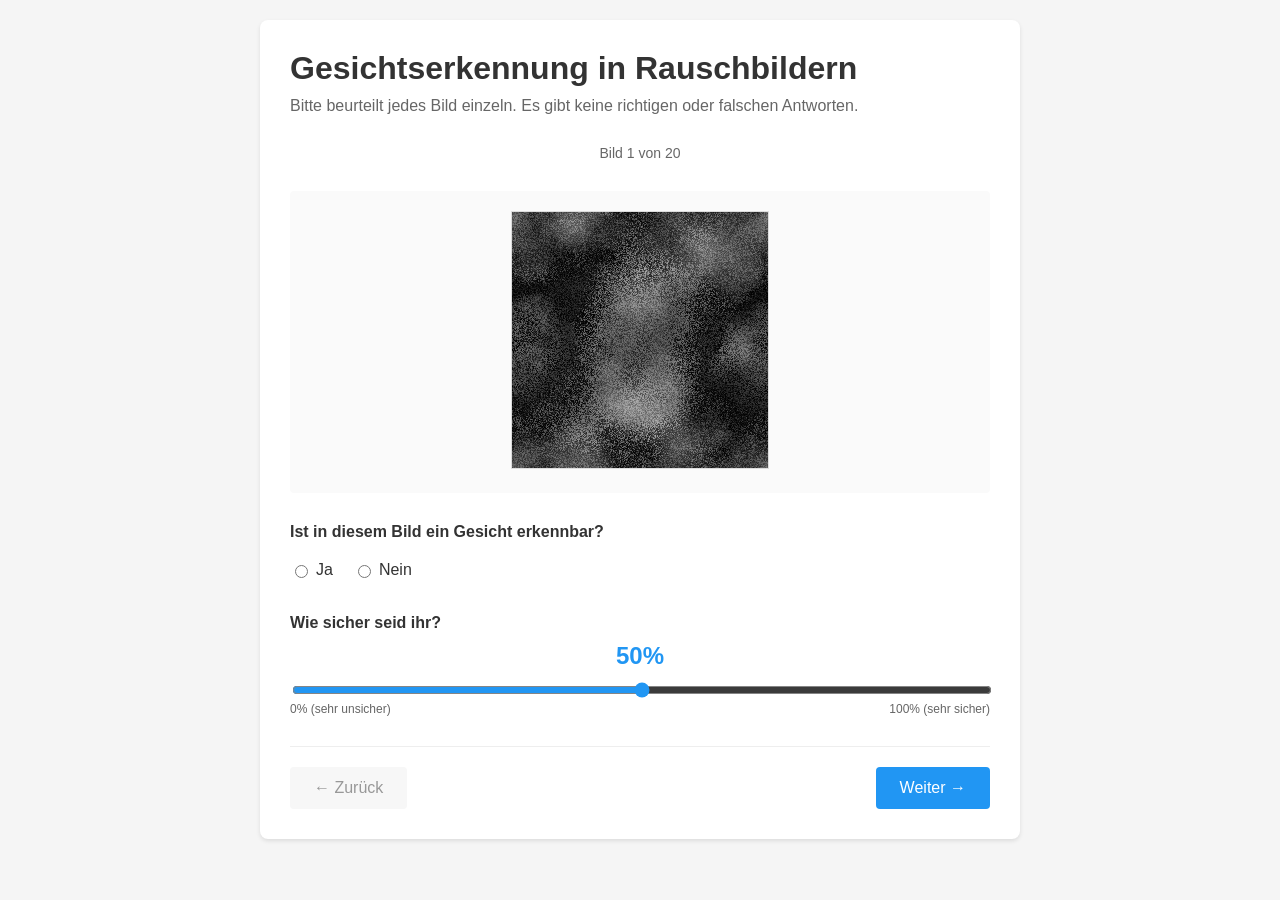
<file: Gesichter/index.html>
<!DOCTYPE html>
<html lang="de">
<head>
    <meta charset="UTF-8">
    <meta name="viewport" content="width=device-width, initial-scale=1.0">
    <title>Gesichtserkennung in Rauschbildern</title>
    <style>
        :root {
            --bg: #f5f5f5;
            --surface: #ffffff;
            --surface-alt: #fafafa;
            --text: #333333;
            --text-muted: #666666;
            --border: #dddddd;
            --accent: #2196F3;
            --accent-dark: #1976D2;
            --accent-light: #e3f2fd;
            --error: #d32f2f;
            --radius: 8px;
        }

        * { box-sizing: border-box; }

        body {
            font-family: -apple-system, BlinkMacSystemFont, 'Segoe UI', sans-serif;
            color: var(--text);
            max-width: 800px;
            margin: 0 auto;
            padding: 20px;
            background: var(--bg);
        }

        .container {
            background: var(--surface);
            padding: 30px;
            border-radius: var(--radius);
            box-shadow: 0 2px 4px rgba(0, 0, 0, 0.1);
        }

        h1 { margin: 0 0 10px; }
        h2 { margin-top: 0; }

        .subtitle {
            color: var(--text-muted);
            margin: 0 0 30px;
        }

        .progress {
            text-align: center;
            color: var(--text-muted);
            margin-bottom: 20px;
            font-size: 14px;
        }

        .image-container {
            text-align: center;
            margin: 30px 0;
            padding: 20px;
            background: var(--surface-alt);
            border-radius: 4px;
        }

        .image-container img {
            max-width: 100%;
            height: auto;
            border: 1px solid var(--border);
        }

        .image-name {
            color: #999;
            margin: 10px 0 0;
            font-size: 14px;
        }

        .image-error {
            color: var(--error);
            font-size: 14px;
            margin-top: 10px;
        }

        fieldset.question {
            border: none;
            padding: 0;
            margin: 25px 0;
        }

        .question-label {
            font-weight: 600;
            margin-bottom: 10px;
            padding: 0;
            display: block;
        }

        .radio-group {
            display: flex;
            gap: 20px;
            margin: 10px 0;
        }

        .radio-group label {
            display: flex;
            align-items: center;
            cursor: pointer;
        }

        .radio-group input[type="radio"] { margin-right: 8px; }

        .slider-value {
            text-align: center;
            font-size: 24px;
            font-weight: 600;
            color: var(--accent);
            margin: 10px 0;
        }

        input[type="range"] {
            width: 100%;
            accent-color: var(--accent);
        }

        .slider-labels {
            display: flex;
            justify-content: space-between;
            font-size: 12px;
            color: var(--text-muted);
        }

        .error {
            color: var(--error);
            font-size: 14px;
            margin-top: 5px;
        }

        .navigation {
            display: flex;
            justify-content: space-between;
            margin-top: 30px;
            padding-top: 20px;
            border-top: 1px solid #eee;
        }

        button {
            padding: 12px 24px;
            font-size: 16px;
            border: none;
            border-radius: 4px;
            cursor: pointer;
            transition: background 0.3s;
        }

        button:focus-visible,
        input:focus-visible {
            outline: 2px solid var(--accent-dark);
            outline-offset: 2px;
        }

        button:disabled {
            opacity: 0.5;
            cursor: not-allowed;
        }

        .btn-primary { background: var(--accent); color: white; }
        .btn-primary:hover:not(:disabled) { background: var(--accent-dark); }

        .btn-secondary { background: #f0f0f0; color: var(--text); }
        .btn-secondary:hover:not(:disabled) { background: #e0e0e0; }

        .results {
            margin-top: 30px;
            padding: 20px;
            background: #f9f9f9;
            border-radius: 4px;
        }

        .result-item {
            padding: 10px;
            margin: 5px 0;
            background: var(--surface);
            border-radius: 4px;
            display: flex;
            justify-content: space-between;
        }

        .summary {
            margin-top: 20px;
            padding: 15px;
            background: var(--accent-light);
            border-radius: 4px;
        }

        .restart { margin-top: 20px; text-align: center; }

        [hidden] { display: none !important; }
    </style>
</head>
<body>
    <main class="container">
        <h1>Gesichtserkennung in Rauschbildern</h1>
        <p class="subtitle">Bitte beurteilt jedes Bild einzeln. Es gibt keine richtigen oder falschen Antworten.</p>

        <div id="survey-container">
            <div class="progress">
                Bild <span id="current">1</span> von <span id="total">20</span>
            </div>

            <div class="image-container">
                <img id="current-image" src="" alt="Rauschbild">
                <p id="image-error" class="image-error" hidden></p>
                <p class="image-name" id="image-name-line" hidden>
                    Bildname: <span id="image-name"></span>
                </p>
            </div>

            <fieldset class="question">
                <legend class="question-label">Ist in diesem Bild ein Gesicht erkennbar?</legend>
                <div class="radio-group">
                    <label><input type="radio" name="face-detected" value="ja"> Ja</label>
                    <label><input type="radio" name="face-detected" value="nein"> Nein</label>
                </div>
                <div id="face-error" class="error" role="alert" hidden>Bitte eine Antwort auswählen.</div>
            </fieldset>

            <div class="question">
                <label class="question-label" for="certainty-slider">Wie sicher seid ihr?</label>
                <div class="slider-value"><span id="certainty-value">50</span>%</div>
                <input type="range" id="certainty-slider" min="0" max="100" value="50">
                <div class="slider-labels">
                    <span>0% (sehr unsicher)</span>
                    <span>100% (sehr sicher)</span>
                </div>
            </div>

            <div class="navigation">
                <button type="button" class="btn-secondary" id="prev-btn">← Zurück</button>
                <button type="button" class="btn-primary" id="next-btn">Weiter →</button>
            </div>
        </div>

        <div id="results-container" hidden>
            <h2>Zusammenfassung eurer Antworten</h2>
            <div class="results" id="results-list"></div>
            <div class="restart">
                <button type="button" class="btn-secondary" id="restart-btn">Erneut durchführen</button>
            </div>
        </div>
    </main>

    <script>
        // ---------------------------------------------------------------
        // Konfiguration
        // Pfade sind relativ zu dieser HTML-Datei. Erwartete Struktur:
        //
        //   projekt/
        //   ├── index.html
        //   └── images/
        //       ├── noise_01.png
        //       ├── noise_02.png
        //       └── ... noise_20.png
        // ---------------------------------------------------------------
        const CONFIG = {
            totalImages: 20,
            imageFolder: 'images/',
            filePrefix: 'noise_',
            fileExtension: '.png',
            showImageName: false   // true = Dateiname unter dem Bild anzeigen
        };

        const $ = (id) => document.getElementById(id);

        const el = {
            survey: $('survey-container'),
            results: $('results-container'),
            resultsList: $('results-list'),
            image: $('current-image'),
            imageName: $('image-name'),
            imageNameLine: $('image-name-line'),
            imageError: $('image-error'),
            current: $('current'),
            total: $('total'),
            faceError: $('face-error'),
            slider: $('certainty-slider'),
            sliderValue: $('certainty-value'),
            prevBtn: $('prev-btn'),
            nextBtn: $('next-btn'),
            restartBtn: $('restart-btn')
        };

        const DEFAULT_CERTAINTY = 50;
        let currentIndex = 1;
        let responses = {};

        const pad = (n) => String(n).padStart(2, '0');
        const imageFile = (i) => `${CONFIG.filePrefix}${pad(i)}${CONFIG.fileExtension}`;
        const selectedRadio = () => document.querySelector('input[name="face-detected"]:checked');

        function loadImage(index) {
            const file = imageFile(index);

            el.imageError.hidden = true;
            el.image.src = CONFIG.imageFolder + file;
            el.image.alt = `Rauschbild ${index} von ${CONFIG.totalImages}`;
            el.imageName.textContent = file;
            el.imageNameLine.hidden = !CONFIG.showImageName;

            const saved = responses[index];
            document.querySelectorAll('input[name="face-detected"]').forEach((radio) => {
                radio.checked = saved ? radio.value === saved.faceDetected : false;
            });
            setCertainty(saved ? saved.certainty : DEFAULT_CERTAINTY);

            el.faceError.hidden = true;
            updateProgress();
            updateButtons();
        }

        function setCertainty(value) {
            el.slider.value = value;
            el.sliderValue.textContent = value;
        }

        // Speichert die aktuelle Antwort; mit validate = true wird ein Fehler gezeigt,
        // wenn keine Ja/Nein-Antwort gewählt wurde.
        function saveResponse({ validate = true } = {}) {
            const choice = selectedRadio();

            if (!choice) {
                if (validate) el.faceError.hidden = false;
                return false;
            }

            responses[currentIndex] = {
                faceDetected: choice.value,
                certainty: parseInt(el.slider.value, 10)
            };
            return true;
        }

        function nextImage() {
            if (!saveResponse()) return;

            if (currentIndex < CONFIG.totalImages) {
                currentIndex++;
                loadImage(currentIndex);
            } else {
                showResults();
            }
        }

        function previousImage() {
            saveResponse({ validate: false });
            if (currentIndex > 1) {
                currentIndex--;
                loadImage(currentIndex);
            }
        }

        function updateProgress() {
            el.current.textContent = currentIndex;
            el.total.textContent = CONFIG.totalImages;
        }

        function updateButtons() {
            el.prevBtn.disabled = currentIndex === 1;
            el.nextBtn.textContent = currentIndex === CONFIG.totalImages ? 'Abschliessen' : 'Weiter →';
        }

        function showResults() {
            el.survey.hidden = true;
            el.results.hidden = false;
            el.resultsList.innerHTML = '';

            let faceCount = 0;
            let certaintySum = 0;
            let answered = 0;

            for (let i = 1; i <= CONFIG.totalImages; i++) {
                const r = responses[i];
                if (!r) continue;

                answered++;
                certaintySum += r.certainty;
                if (r.faceDetected === 'ja') faceCount++;

                const row = document.createElement('div');
                row.className = 'result-item';

                const label = document.createElement('span');
                label.textContent = `Bild ${pad(i)}: ${r.faceDetected === 'ja' ? 'Gesicht erkannt' : 'Kein Gesicht'}`;

                const certainty = document.createElement('span');
                certainty.textContent = `${r.certainty}% sicher`;

                row.append(label, certainty);
                el.resultsList.appendChild(row);
            }

            const avg = answered ? Math.round(certaintySum / answered) : 0;

            const summary = document.createElement('div');
            summary.className = 'summary';
            summary.innerHTML = `
                <strong>Zusammenfassung:</strong><br>
                Gesichter erkannt: ${faceCount} von ${CONFIG.totalImages} Bildern<br>
                Durchschnittliche Sicherheit: ${avg}%
            `;
            el.resultsList.appendChild(summary);
        }

        function restartSurvey() {
            currentIndex = 1;
            responses = {};
            el.survey.hidden = false;
            el.results.hidden = true;
            loadImage(currentIndex);
        }

        document.addEventListener('DOMContentLoaded', () => {
            el.slider.addEventListener('input', (e) => {
                el.sliderValue.textContent = e.target.value;
            });
            document.querySelectorAll('input[name="face-detected"]').forEach((radio) => {
                radio.addEventListener('change', () => { el.faceError.hidden = true; });
            });
            el.image.addEventListener('error', () => {
                el.imageError.textContent =
                    `Bild nicht gefunden: ${CONFIG.imageFolder}${imageFile(currentIndex)}`;
                el.imageError.hidden = false;
            });
            el.prevBtn.addEventListener('click', previousImage);
            el.nextBtn.addEventListener('click', nextImage);
            el.restartBtn.addEventListener('click', restartSurvey);

            loadImage(currentIndex);
        });
    </script>
</body>
</html>
</file>
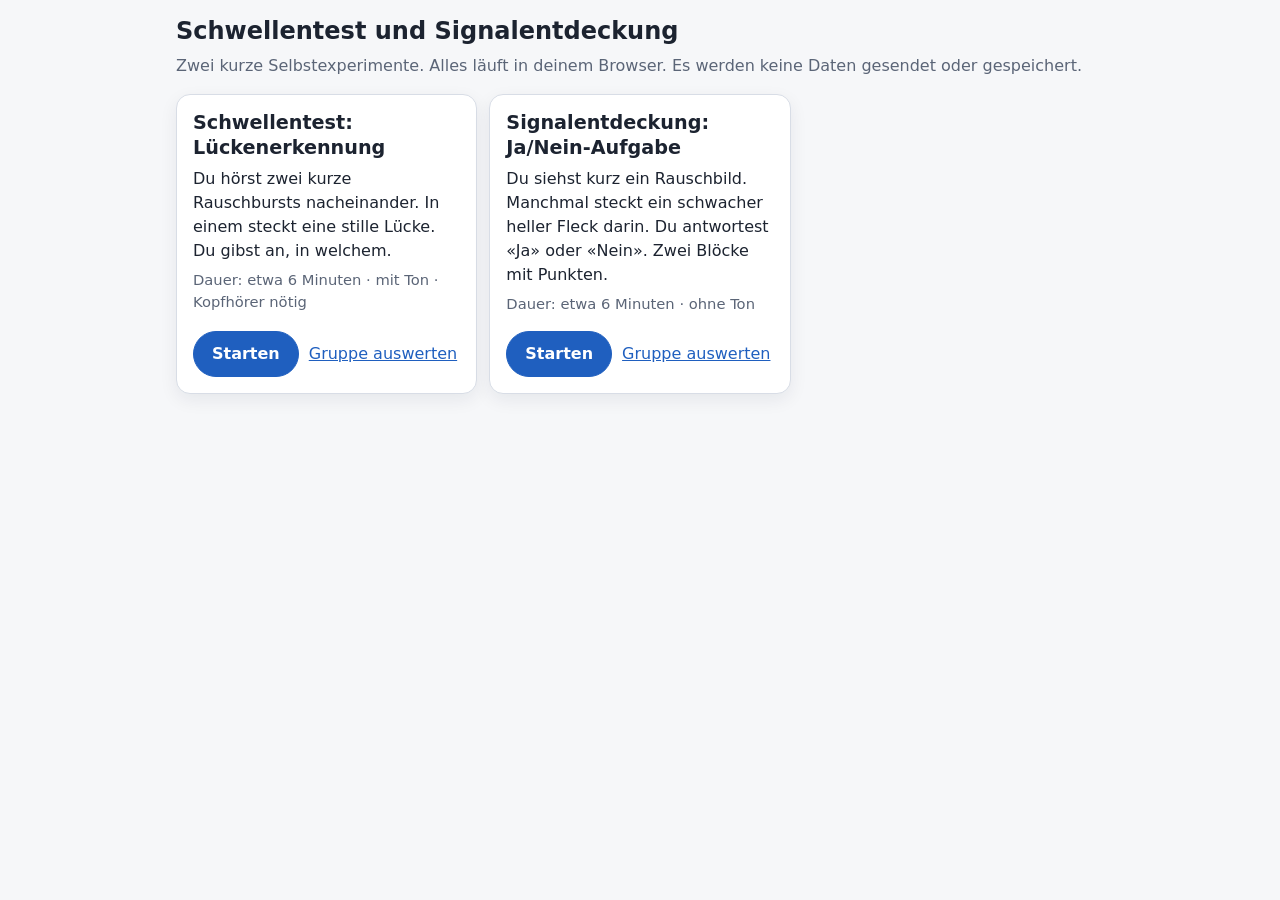
<file: psychophysik/index.html>
<!doctype html>
<html lang="de">
<head>
<meta charset="utf-8">
<meta name="viewport" content="width=device-width, initial-scale=1">
<title>Schwellentest und Signalentdeckung</title>
<link rel="stylesheet" href="../shared/base.css">
<style>
.tile { display: flex; flex-direction: column; gap: 6px; margin: 0; }
.tile h2 { margin: 0; }
.tile p { margin: 0; }
.tile .meta { color: var(--muted); font-size: .92rem; }
.tile .actions { margin-top: auto; padding-top: 10px; display: flex; flex-wrap: wrap; gap: 10px; align-items: center; }
.tile a.btn { text-decoration: none; display: inline-flex; align-items: center; justify-content: center; }
.tile a.link { color: var(--accent); min-height: 44px; display: inline-flex; align-items: center; }
</style>
</head>
<body>
<div class="page">
  <h1>Schwellentest und Signalentdeckung</h1>
  <p class="muted">Zwei kurze Selbstexperimente. Alles läuft in deinem Browser. Es werden keine Daten gesendet oder gespeichert.</p>

  <div class="grid" style="margin-top:16px">
    <section class="card tile" aria-labelledby="t1">
      <h2 id="t1">Schwellentest: Lückenerkennung</h2>
      <p>Du hörst zwei kurze Rauschbursts nacheinander. In einem steckt eine stille Lücke. Du gibst an, in welchem.</p>
      <p class="meta">Dauer: etwa 6 Minuten · mit Ton · Kopfhörer nötig</p>
      <div class="actions">
        <a class="btn primary" href="schwelle.html">Starten</a>
        <a class="link" href="schwelle.html#gruppe">Gruppe auswerten</a>
      </div>
    </section>
    <section class="card tile" aria-labelledby="t2">
      <h2 id="t2">Signalentdeckung: Ja/Nein-Aufgabe</h2>
      <p>Du siehst kurz ein Rauschbild. Manchmal steckt ein schwacher heller Fleck darin. Du antwortest «Ja» oder «Nein». Zwei Blöcke mit Punkten.</p>
      <p class="meta">Dauer: etwa 6 Minuten · ohne Ton</p>
      <div class="actions">
        <a class="btn primary" href="signalentdeckung.html">Starten</a>
        <a class="link" href="signalentdeckung.html#gruppe">Gruppe auswerten</a>
      </div>
    </section>
  </div>
</div>
</body>
</html>
</file>
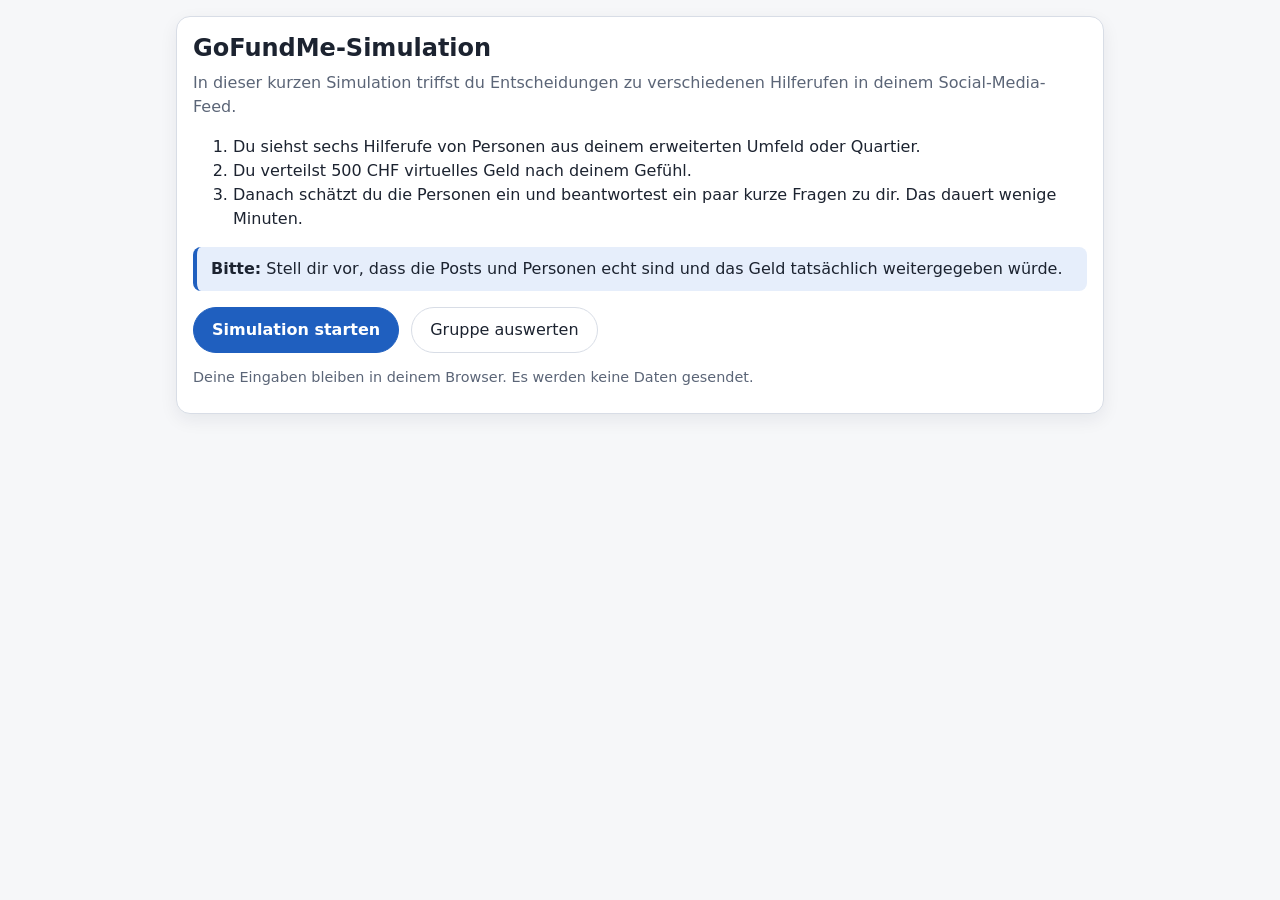
<file: Motivation-2/gofundme/index.html>
<!DOCTYPE html>
<html lang="de">
<head>
<meta charset="utf-8">
<meta name="viewport" content="width=device-width, initial-scale=1">
<meta name="color-scheme" content="light dark">
<title>GoFundMe-Simulation</title>
<link rel="stylesheet" href="../../shared/base.css">
<style>
[hidden] { display: none !important; }
.screen h1, .screen h2 { outline: none; }
.screen > .card:last-child { margin-bottom: 0; }
.stepinfo { font-size: .9rem; color: var(--muted); margin-bottom: 8px; }
.lead { color: var(--muted); }
.nav { margin-top: 16px; }
.nav .btn { flex: 0 1 auto; }
.privacy { font-size: .9rem; color: var(--muted); margin-top: 14px; }

/* Profile */
.profiles { display: grid; gap: 16px; grid-template-columns: minmax(0, 1fr); margin: 16px 0; }
@media (min-width: 700px) { .profiles { grid-template-columns: repeat(2, minmax(0, 1fr)); } }
.profile { margin: 0; }
.photo { display: block; width: 100%; max-width: 100%; height: auto; aspect-ratio: 1 / 1; object-fit: cover; border-radius: 12px; background: var(--border); }
.profile:not(.compact) .photo { max-width: 380px; }
.pname { font-weight: 700; font-size: 1.1rem; margin-top: 10px; }
.pmeta { color: var(--muted); font-size: .92rem; }
.post { margin: .5rem 0 .3rem; }
.tags { color: var(--muted); font-size: .92rem; }
.profile.compact .phead { display: flex; gap: 12px; align-items: flex-start; }
.profile.compact .photo { width: 96px; height: 96px; flex: none; }
.profile.compact .pname { margin-top: 0; }
.field { margin-top: 14px; }
.field > label, .field > .lbl { display: block; font-weight: 600; margin-bottom: 6px; }
.lblrow { display: flex; justify-content: space-between; align-items: baseline; gap: 8px; }
.lblrow output { font-variant-numeric: tabular-nums; font-weight: 700; white-space: nowrap; }

/* Budget */
.budgetbar { position: sticky; top: 0; z-index: 5; background: var(--card); border: 1px solid var(--border); border-radius: var(--radius); box-shadow: var(--shadow); padding: 10px 14px; margin-top: 16px; }
.budgetbar .row { justify-content: space-between; }
.budgetbar strong { font-variant-numeric: tabular-nums; }
.budgetbar.over { border-color: var(--bad); }
.donation { display: grid; grid-template-columns: 44px minmax(0, 1fr) 44px; gap: 8px; align-items: center; }
.donation input[type="range"] { height: 44px; margin: 0; }
.donation .btn { padding: 0; font-size: 1.3rem; line-height: 1; }

/* Skalen (Radio-Knoepfe) */
.scale { display: grid; grid-template-columns: repeat(5, minmax(0, 1fr)); padding: 0 1px 1px 0; }
.scale.s7 { grid-template-columns: repeat(7, minmax(0, 1fr)); }
.scale label { position: relative; display: block; margin: 0 -1px -1px 0; font-weight: 600; cursor: pointer; }
.scale span { display: flex; align-items: center; justify-content: center; min-height: 44px; border: 1px solid var(--border); background: var(--card); font-variant-numeric: tabular-nums; }
.scale label:hover span { border-color: var(--accent); position: relative; z-index: 1; }
.scale input:checked + span { background: var(--accent); color: var(--accent-fg); border-color: var(--accent); position: relative; z-index: 2; }
.scale input:focus-visible + span { outline: 3px solid var(--accent); outline-offset: 1px; z-index: 3; position: relative; }
@media (min-width: 561px) and (max-width: 699px) { .scale:not(.s7) { grid-template-columns: repeat(10, minmax(0, 1fr)); } }
.anchors { display: flex; justify-content: space-between; gap: 8px; font-size: .85rem; color: var(--muted); margin-top: 4px; }
.anchors span { flex: 1 1 0; }
.anchors span:nth-child(2) { text-align: center; }
.anchors span:last-child { text-align: right; }
.anchors.two span:last-child { text-align: right; }
.opts { display: flex; flex-wrap: wrap; gap: 8px; }
.opts label { position: relative; display: block; margin: 0; font-weight: 400; cursor: pointer; }
.opts span { display: inline-flex; align-items: center; min-height: 44px; padding: 0 16px; border: 1px solid var(--border); border-radius: 999px; background: var(--card); }
.opts label:hover span { border-color: var(--accent); }
.opts input:checked + span { background: var(--accent); color: var(--accent-fg); border-color: var(--accent); font-weight: 600; }
.opts input:focus-visible + span { outline: 3px solid var(--accent); outline-offset: 2px; }
.scale input.sr-only, .opts input.sr-only { top: 0; left: 0; }
.scale label, .opts label { -webkit-tap-highlight-color: transparent; }
@media (max-width: 420px) {
  .page { padding: 8px; }
  .card { padding: 12px; }
}

/* Auswertung */
.charts { display: grid; gap: 16px; grid-template-columns: minmax(0, 1fr); }
@media (min-width: 760px) { .charts { grid-template-columns: repeat(2, minmax(0, 1fr)); } }
.chartbox { margin: 0; }
.chartbox h3 { margin-top: 0; }
.plot { width: 100%; min-height: 200px; }
.plot svg { display: block; width: 100%; height: auto; }
.plot text { fill: var(--muted); font: 12px var(--font); }
.plot .axis-title { fill: var(--fg); font-weight: 600; }
.plot .plabel { fill: var(--fg); font-size: 12px; }
.plot .grid { stroke: var(--border); stroke-width: 1; }
.plot .frame { stroke: var(--muted); stroke-width: 1; fill: none; }
.plot .pt { stroke: var(--fg); stroke-width: .8; }
.stat { margin: 8px 0 0; font-weight: 600; }
.stat .val { font-variant-numeric: tabular-nums; }
.tblwrap { margin: 8px 0 4px; }
.tbl { width: 100%; border-collapse: collapse; font-size: .92rem; }
.tbl th, .tbl td { padding: 6px 8px; border-bottom: 1px solid var(--border); text-align: left; vertical-align: top; }
.tbl thead th { color: var(--muted); font-weight: 600; font-size: .85rem; }
.tbl .num { text-align: right; font-variant-numeric: tabular-nums; }
.tbl tr.me th, .tbl tr.me td { background: var(--accent-soft); }
@media (max-width: 600px) {
  .tbl.stack thead { display: none; }
  .tbl.stack, .tbl.stack tbody { display: block; }
  .tbl.stack tr { display: block; border: 1px solid var(--border); border-radius: 10px; margin-bottom: 8px; padding: 6px 10px; }
  .tbl.stack th, .tbl.stack td { display: flex; justify-content: space-between; gap: 12px; border: 0; padding: 2px 0; text-align: right; background: none !important; }
  .tbl.stack th[scope="row"] { font-size: 1rem; text-align: left; border-bottom: 1px solid var(--border); margin-bottom: 4px; padding-bottom: 4px; }
  .tbl.stack td::before { content: attr(data-label); color: var(--muted); text-align: left; }
  .tbl.stack td:empty { display: none; }
}
.codebox { margin: 8px 0; min-height: 44px; display: flex; align-items: center; }
.status { min-height: 1.4em; font-size: .92rem; color: var(--muted); }
textarea.codes { font-family: ui-monospace, SFMono-Regular, Menlo, Consolas, monospace; font-size: .85rem; min-height: 140px; }
.legend { list-style: none; padding: 0; margin: 8px 0 0; display: flex; flex-wrap: wrap; gap: 4px 14px; font-size: .9rem; }
.legend li { display: inline-flex; align-items: center; gap: 6px; }
.msg-list { margin: 6px 0 0; padding-left: 20px; }
:root {
  --pc0: #0072b2; --pc1: #d55e00; --pc2: #009e73; --pc3: #cc79a7;
  --pc4: #e69f00; --pc5: #56b4e9; --pc6: #7a4fd1; --pc7: #6b7280;
}
@media (prefers-color-scheme: dark) {
  :root {
    --pc0: #5db0ff; --pc1: #ff8a4c; --pc2: #35d0a0; --pc3: #f0a0cf;
    --pc4: #ffc04d; --pc5: #8fd0ff; --pc6: #b79bff; --pc7: #aab2c0;
  }
}
</style>
</head>
<body>
<main class="page" id="app">
<noscript><div class="card notice warn">Diese Seite braucht JavaScript.</div></noscript>

<!-- Intro -->
<section class="screen" id="screen-intro" data-screen="intro">
  <div class="card">
    <h1 tabindex="-1">GoFundMe-Simulation</h1>
    <p class="lead">In dieser kurzen Simulation triffst du Entscheidungen zu verschiedenen Hilferufen in deinem Social-Media-Feed.</p>
    <ol>
      <li>Du siehst sechs Hilferufe von Personen aus deinem erweiterten Umfeld oder Quartier.</li>
      <li>Du verteilst 500 CHF virtuelles Geld nach deinem Gefühl.</li>
      <li>Danach schätzt du die Personen ein und beantwortest ein paar kurze Fragen zu dir. Das dauert wenige Minuten.</li>
    </ol>
    <p class="notice"><strong>Bitte:</strong> Stell dir vor, dass die Posts und Personen echt sind und das Geld tatsächlich weitergegeben würde.</p>
    <div class="row nav">
      <button type="button" class="btn primary" id="btn-start">Simulation starten</button>
      <button type="button" class="btn ghost" id="btn-group-intro">Gruppe auswerten</button>
    </div>
    <p class="privacy">Deine Eingaben bleiben in deinem Browser. Es werden keine Daten gesendet.</p>
  </div>
</section>

<!-- Schritt 1: Budget -->
<section class="screen" id="screen-budget" data-screen="budget" hidden>
  <div class="card">
    <div class="stepinfo">Schritt 1 von 4 · 500 CHF auf 6 Personen verteilen</div>
    <div class="progress" aria-hidden="true"><span style="width:25%"></span></div>
    <h2 tabindex="-1">Wem würdest du wie viel geben?</h2>
    <p class="lead">Stell dir vor, du scrollst durch deinen Social-Media-Feed. Du siehst Posts von sechs Personen aus deinem erweiterten Umfeld, die um Unterstützung bitten. Du musst nicht alles verteilen, aber mindestens eine Person bedenken.</p>
  </div>
  <div class="budgetbar" id="budgetbar" role="status" aria-live="polite">
    <div class="row">
      <span>Nicht verteilt: <strong><span id="remaining-amount">500</span> CHF</strong></span>
      <span class="muted">Verteilt: <span id="spent-amount">0</span> von 500 CHF</span>
    </div>
    <div class="hint" id="budget-warning" style="color:var(--bad)" hidden></div>
  </div>
  <div class="profiles" id="budget-grid"></div>
  <div class="card">
    <p class="hint" id="hint-budget" role="status"></p>
    <div class="row between nav" style="margin-top:8px">
      <button type="button" class="btn ghost" data-back="intro">&larr; Zurück</button>
      <button type="button" class="btn primary" id="btn-to-like" disabled>Weiter</button>
    </div>
  </div>
</section>

<!-- Schritt 2: Sympathie -->
<section class="screen" id="screen-like" data-screen="like" hidden>
  <div class="card">
    <div class="stepinfo">Schritt 2 von 4 · Sympathie</div>
    <div class="progress" aria-hidden="true"><span style="width:50%"></span></div>
    <h2 tabindex="-1">Wie sympathisch wirken die Personen?</h2>
    <p class="lead">Sieh dir die gleichen 6 Profile nochmals an. Wie sympathisch wirken sie auf dich?</p>
  </div>
  <div class="profiles" id="like-grid"></div>
  <div class="card">
    <p class="hint" id="hint-like" role="status"></p>
    <div class="row between nav" style="margin-top:8px">
      <button type="button" class="btn ghost" data-back="budget">&larr; Zurück</button>
      <button type="button" class="btn primary" id="btn-to-sim" disabled>Weiter</button>
    </div>
  </div>
</section>

<!-- Schritt 3: subjektive Aehnlichkeit -->
<section class="screen" id="screen-sim" data-screen="sim" hidden>
  <div class="card">
    <div class="stepinfo">Schritt 3 von 4 · Einschätzung der Ähnlichkeit</div>
    <div class="progress" aria-hidden="true"><span style="width:75%"></span></div>
    <h2 tabindex="-1">Wie ähnlich wirken die Personen?</h2>
    <p class="lead">Und nun: Wie ähnlich oder vertraut wirken dir diese Personen insgesamt?</p>
  </div>
  <div class="profiles" id="sim-grid"></div>
  <div class="card">
    <p class="hint" id="hint-sim" role="status"></p>
    <div class="row between nav" style="margin-top:8px">
      <button type="button" class="btn ghost" data-back="like">&larr; Zurück</button>
      <button type="button" class="btn primary" id="btn-to-self" disabled>Weiter</button>
    </div>
  </div>
</section>

<!-- Schritt 4: Selbstangaben -->
<section class="screen" id="screen-self" data-screen="self" hidden>
  <div class="card">
    <div class="stepinfo">Schritt 4 von 4 · Kurzfragebogen</div>
    <div class="progress" aria-hidden="true"><span style="width:100%"></span></div>
    <h2 tabindex="-1">Ein paar Angaben zu dir</h2>
    <p class="lead">Zum Schluss noch ein kurzer Fragebogen zu dir selbst.</p>

    <div class="field">
      <div class="lbl" id="lbl-gender">Geschlecht</div>
      <div class="opts" role="radiogroup" aria-labelledby="lbl-gender">
        <label><input type="radio" class="sr-only" name="self-gender" value="m"><span>Mann</span></label>
        <label><input type="radio" class="sr-only" name="self-gender" value="f"><span>Frau</span></label>
        <label><input type="radio" class="sr-only" name="self-gender" value="nb"><span>Non-binär / Divers</span></label>
      </div>
    </div>

    <div class="field">
      <div class="lbl" id="lbl-politics">Politische Orientierung (1 = klar links, 7 = klar rechts)</div>
      <div class="scale s7" role="radiogroup" aria-labelledby="lbl-politics" id="sc-politics"></div>
      <div class="anchors"><span>Links</span><span>Mitte</span><span>Rechts</span></div>
    </div>

    <div class="field">
      <div class="lbl" id="lbl-residence">Wohnort / Präferenz</div>
      <div class="opts" role="radiogroup" aria-labelledby="lbl-residence">
        <label><input type="radio" class="sr-only" name="self-residence" value="urban"><span>Urban (Stadt)</span></label>
        <label><input type="radio" class="sr-only" name="self-residence" value="suburban"><span>Agglomeration</span></label>
        <label><input type="radio" class="sr-only" name="self-residence" value="rural"><span>Ländlich</span></label>
      </div>
    </div>

    <div class="field">
      <div class="lbl" id="lbl-extraversion">Extraversion (1 bis 7)</div>
      <div class="scale s7" role="radiogroup" aria-labelledby="lbl-extraversion" id="sc-extraversion"></div>
      <div class="anchors"><span>Nach langem Tag lieber allein</span><span>egal</span><span>Nach langem Tag lieber unter Menschen</span></div>
    </div>

    <div class="field">
      <div class="lbl" id="lbl-sensation">Erregungssuche (1 bis 7)</div>
      <div class="scale s7" role="radiogroup" aria-labelledby="lbl-sensation" id="sc-sensation"></div>
      <div class="anchors"><span>Mag sichere Routinen</span><span>egal</span><span>Liebt Abenteuer &amp; Risiko</span></div>
    </div>

    <p class="hint" id="hint-self" role="status" style="margin-top:14px"></p>
    <div class="row between nav" style="margin-top:8px">
      <button type="button" class="btn ghost" data-back="sim">&larr; Zurück</button>
      <button type="button" class="btn primary" id="btn-show-results" disabled>Auswertung anzeigen</button>
    </div>
  </div>
</section>

<!-- Auswertung -->
<section class="screen" id="screen-results" data-screen="results" hidden>
  <div class="card">
    <div class="stepinfo">Ergebnisse</div>
    <h2 tabindex="-1">Auswertung deiner Entscheidungen</h2>
    <p class="lead">Jeder Punkt steht für eines der sechs Profile. Die x-Achse zeigt die berechnete Eigenschaftsähnlichkeit, deine subjektive Ähnlichkeit oder deine Sympathie. Die y-Achse zeigt jeweils die zugeteilte Spende.</p>
    <p class="notice warn">Mit nur 6 Profilen ist r sehr instabil: Schon ein einzelnes Profil kann den Wert stark verändern. Die Zahlen sind nur ein Diskussionsanstoss.</p>
  </div>

  <div class="charts" id="result-charts">
    <div class="card chartbox">
      <h3>Eigenschaftsähnlichkeit (%) und Spende (CHF)</h3>
      <div class="plot" id="plot-score"></div>
      <p class="stat" id="stat-score"></p>
    </div>
    <div class="card chartbox">
      <h3>Subjektive Ähnlichkeit (1–10) und Spende (CHF)</h3>
      <div class="plot" id="plot-subj"></div>
      <p class="stat" id="stat-subj"></p>
    </div>
    <div class="card chartbox">
      <h3>Sympathie (1–10) und Spende (CHF)</h3>
      <div class="plot" id="plot-like"></div>
      <p class="stat" id="stat-like"></p>
    </div>
    <div class="card chartbox">
      <h3>Alle Zusammenhänge (Pearson r, 6 Profile)</h3>
      <div class="tblwrap"><table class="tbl" id="tbl-r"></table></div>
      <p class="hint">r liegt zwischen −1 und +1. Positiv: Profile mit höheren Werten auf der x-Achse bekamen bei dir im Mittel höhere Spenden. Negativ: das Gegenteil. Bei 0 zeigt sich kein linearer Zusammenhang.</p>
    </div>
  </div>

  <div class="card" style="margin-top:16px">
    <h3 style="margin-top:0">Deine Angaben je Profil</h3>
    <div class="tblwrap"><table class="tbl stack" id="tbl-values"></table></div>
    <p class="stat" id="stat-unspent"></p>
  </div>

  <div class="card">
    <h3 style="margin-top:0">Profilmerkmale</h3>
    <p class="hint">Die Eigenschaftsähnlichkeit wird aus diesen Merkmalen berechnet. Du hast sie beim Ausfüllen nicht gesehen. Sie ist der Mittelwert aus fünf Teilen (in Prozent, gerundet): Geschlecht (gleich = 1, sonst 0), politische Orientierung, Extraversion und Erregungssuche (je 1 minus Abstand geteilt durch 6) sowie Wohnort (gleich = 1, Stadt und Agglomeration oder Agglomeration und Land = 0.5, Stadt und Land = 0).</p>
    <div class="tblwrap"><table class="tbl stack" id="tbl-traits"></table></div>
  </div>

  <div class="card">
    <h3 style="margin-top:0">Ergebnis-Code für die Gruppe</h3>
    <p class="hint">Der Code enthält deine Spenden, Einschätzungen und Angaben zu dir, aber keinen Namen. Die Gruppe kann alle Codes unter «Gruppe auswerten» gemeinsam auswerten.</p>
    <div class="code codebox" id="code-output" tabindex="0" aria-label="Ergebnis-Code"></div>
    <div class="row">
      <button type="button" class="btn primary" id="btn-copy">Code kopieren</button>
      <span class="status" id="copy-status" role="status" aria-live="polite"></span>
    </div>
    <div class="row between nav">
      <button type="button" class="btn ghost" data-back="self">&larr; Zurück</button>
      <span class="row">
        <button type="button" class="btn" id="btn-group-results">Gruppe auswerten</button>
        <button type="button" class="btn ghost" id="btn-restart">Nochmal starten</button>
      </span>
    </div>
  </div>
</section>

<!-- Gruppe auswerten -->
<section class="screen" id="screen-gruppe" data-screen="gruppe" hidden>
  <div class="card">
    <h2 tabindex="-1">Gruppe auswerten</h2>
    <p class="lead">Füge die Ergebnis-Codes der Gruppe ein, einen Code pro Zeile. Leere Zeilen und doppelte Codes werden ignoriert.</p>
    <label for="group-input">Ergebnis-Codes</label>
    <textarea class="codes" id="group-input" spellcheck="false" autocapitalize="off" autocomplete="off" placeholder="HSLU-gofundme-v1.…"></textarea>
    <div class="row nav" style="margin-top:12px">
      <button type="button" class="btn primary" id="btn-group-run">Auswerten</button>
      <button type="button" class="btn ghost" id="btn-group-clear">Leeren</button>
      <button type="button" class="btn ghost" data-back="intro" id="btn-group-back">&larr; Zurück</button>
    </div>
    <div id="group-msgs" role="status" aria-live="polite"></div>
  </div>
  <div id="group-result" hidden>
    <div class="card">
      <h3 style="margin-top:0">Pro Person</h3>
      <div class="tblwrap"><table class="tbl stack" id="tbl-group-persons"></table></div>
      <p class="hint">r je Person beruht auf 6 Punkten und ist instabil. «Alle Punkte» fasst alle Personen × 6 Profile in einer Berechnung zusammen.</p>
    </div>
    <div class="charts">
      <div class="card chartbox">
        <h3>Eigenschaftsähnlichkeit (%) und Spende (CHF)</h3>
        <div class="plot" id="gplot-score"></div>
        <p class="stat" id="gstat-score"></p>
      </div>
      <div class="card chartbox">
        <h3>Subjektive Ähnlichkeit (1–10) und Spende (CHF)</h3>
        <div class="plot" id="gplot-subj"></div>
        <p class="stat" id="gstat-subj"></p>
      </div>
      <div class="card chartbox">
        <h3>Sympathie (1–10) und Spende (CHF)</h3>
        <div class="plot" id="gplot-like"></div>
        <p class="stat" id="gstat-like"></p>
      </div>
      <div class="card chartbox">
        <h3>Personen</h3>
        <ul class="legend" id="group-legend"></ul>
      </div>
    </div>
    <div class="card" style="margin-top:16px">
      <h3 style="margin-top:0">Mittelwerte je Profil (über alle Personen)</h3>
      <div class="tblwrap"><table class="tbl stack" id="tbl-group-profiles"></table></div>
    </div>
  </div>
</section>
</main>

<script>
(function () {
'use strict';

/* ================= Konfiguration und Daten ================= */
var BUDGET = 500, STEP = 10;
var CODE_ID = 'HSLU-gofundme-v1';

// Skalen der Profilmerkmale:
// politics 1 = klar links ... 7 = klar rechts; extraversion 1 = eher allein ... 7 = eher unter Menschen;
// sensation 1 = sichere Routinen ... 7 = Abenteuer/Risiko; residence urban | suburban | rural.
// Reihenfolge der Profile ist Teil des Ergebnis-Codes (Version v1): nicht umordnen, ohne die Version zu erhoehen.
var PROFILES = [
  { id: 'alex', name: 'Alex', age: 24, gender: 'm', politics: 2, residence: 'urban', extraversion: 2, sensation: 2,
    img: 'assets/alex.jpg', alt: 'Foto von Alex', place: 'Zürich',
    post: 'Hey Leute, ich setze mich für ein Community-Projekt im Quartier ein: Wir wollen eine öffentliche Büchertausch-Box aufstellen. Jede Unterstützung hilft! 📚✨',
    tags: ['#quartier', '#bücher', '#nachbarschaft', '#sharing'] },
  { id: 'mia', name: 'Mia', age: 28, gender: 'f', politics: 6, residence: 'rural', extraversion: 6, sensation: 6,
    img: 'assets/mia.jpg', alt: 'Foto von Mia', place: 'Entlebuch (LU)',
    post: 'Unser Dorf-Turnverein in Entlebuch braucht neue Sportangebote für die Kinder und Jugendlichen. Ich organisiere eine Sammelaktion – jede Form von Unterstützung ist willkommen! 💪🏔️',
    tags: ['#turnverein', '#jugend', '#sport', '#dorfleben'] },
  { id: 'jamie', name: 'Jamie', age: 26, gender: 'nb', politics: 2, residence: 'urban', extraversion: 5, sensation: 4,
    img: 'assets/jamie.jpg', alt: 'Foto von Jamie', place: 'Basel',
    post: 'Ich plane eine LGBTQ+ Community-Feier im Park 🏳️‍🌈 und suche Unterstützung für Organisation und Infrastruktur. Wer hilft mit, ein sichtbares Zeichen zu setzen?',
    tags: ['#lgbtq', '#community', '#inklusion', '#basel'] },
  { id: 'lukas', name: 'Lukas', age: 31, gender: 'm', politics: 5, residence: 'suburban', extraversion: 3, sensation: 2,
    img: 'assets/lukas.jpg', alt: 'Foto von Lukas', place: 'Dietikon (ZH)',
    post: 'Unser Quartierverein möchte den Spielplatz renovieren: sicherere Geräte, neue Bänke und bessere Beleuchtung. Wir freuen uns über jede Unterstützung für das Familienquartier! 🏡',
    tags: ['#sicherheit', '#spielplatz', '#familien', '#quartierverein'] },
  { id: 'sara', name: 'Sara', age: 23, gender: 'f', politics: 3, residence: 'urban', extraversion: 6, sensation: 6,
    img: 'assets/sara.jpg', alt: 'Foto von Sara', place: 'Bern',
    post: 'Ich starte ein Urban-Gardening-Projekt auf unserem Hausdach 🌱 Wir wollen gemeinsam Gemüse anbauen und die Nachbarschaft vernetzen. Wer möchte das Projekt unterstützen?',
    tags: ['#urbangardening', '#nachhaltigkeit', '#stadtleben', '#bern'] },
  { id: 'thomas', name: 'Thomas', age: 26, gender: 'm', politics: 5, residence: 'rural', extraversion: 2, sensation: 3,
    img: 'assets/thomas.jpg', alt: 'Foto von Thomas', place: 'Hitzkirch (LU)',
    post: 'Unsere kleine Dorfkirche in Hitzkirch braucht eine grössere Renovation. Die Kirche ist Treffpunkt für Jung und Alt. Ich sammle Unterstützung, damit wir den Ort erhalten können. ⛪',
    tags: ['#dorfkirche', '#tradition', '#gemeinschaft', '#landleben'] }
];
var N = PROFILES.length;
var GENDER_LABEL = { m: 'Mann', f: 'Frau', nb: 'Non-binär / Divers' };
var RES_LABEL = { urban: 'Urban (Stadt)', suburban: 'Agglomeration', rural: 'Ländlich' };
var RES_CODE = { urban: 'u', suburban: 's', rural: 'r' };
var RES_FROM = { u: 'urban', s: 'suburban', r: 'rural' };
var GEN_CODE = { m: 'm', f: 'f', nb: 'n' };
var GEN_FROM = { m: 'm', f: 'f', n: 'nb' };

/* ================= Hilfsfunktionen ================= */
function $(id) { return document.getElementById(id); }
function esc(s) {
  return String(s).replace(/[&<>"']/g, function (c) {
    return { '&': '&amp;', '<': '&lt;', '>': '&gt;', '"': '&quot;', "'": '&#39;' }[c];
  });
}
function fmtR(r) {
  if (r === null || !isFinite(r)) return 'nicht berechenbar';
  return (r < 0 ? '−' : '') + Math.abs(r).toFixed(2);
}
function fmtNum(x, d) { return (Math.round(x * Math.pow(10, d)) / Math.pow(10, d)).toFixed(d); }

/* ================= Berechnung ================= */
// Teilaehnlichkeit Wohnort in Haelften: 2 = gleich, 1 = benachbart (Agglomeration), 0 = Stadt-Land
function residenceHalves(a, b) {
  if (a === b) return 2;
  return (a === 'suburban' || b === 'suburban') ? 1 : 0;
}
// Eigenschaftsaehnlichkeit in Prozent. Ganzzahlig in Sechsteln gerechnet (kein Gleitkommafehler):
// Mittel aus 5 Teilen * 100 = N * 10 / 3 mit N = Summe der Teile in Sechsteln (0..30).
function similarityPct(self, p) {
  var n = 6 * (self.gender === p.gender ? 1 : 0)
        + (6 - Math.abs(self.politics - p.politics))
        + 3 * residenceHalves(self.residence, p.residence)
        + (6 - Math.abs(self.extraversion - p.extraversion))
        + (6 - Math.abs(self.sensation - p.sensation));
  return Math.round(n * 10 / 3);
}
function pearson(x, y) {
  var n = x.length;
  if (n < 2 || n !== y.length) return null;
  var constant = function (a) { return a.every(function (v) { return v === a[0]; }); };
  if (constant(x) || constant(y)) return null;
  var mx = 0, my = 0, i;
  for (i = 0; i < n; i++) { mx += x[i]; my += y[i]; }
  mx /= n; my /= n;
  var num = 0, dx2 = 0, dy2 = 0;
  for (i = 0; i < n; i++) {
    var dx = x[i] - mx, dy = y[i] - my;
    num += dx * dy; dx2 += dx * dx; dy2 += dy * dy;
  }
  var den = Math.sqrt(dx2 * dy2);
  return den === 0 ? null : num / den;
}
// person = { don:[6], like:[6], sim:[6], self:{gender,politics,residence,extraversion,sensation} }
function derive(person) {
  var score = PROFILES.map(function (p) { return similarityPct(person.self, p); });
  return {
    score: score,
    r: {
      score: pearson(score, person.don),
      subj: pearson(person.sim, person.don),
      like: pearson(person.like, person.don),
      scoreSubj: pearson(score, person.sim)
    }
  };
}

/* ================= Ergebnis-Code =================
   HSLU-gofundme-v1.<nonce:3>.<spenden:12>.<sympathie:6>.<aehnlichkeit:6>.<selbst:5>.<pruefsumme:2>
   Alles Kleinbuchstaben/Ziffern. Spenden: je 2 Zeichen Base36 von Betrag/10 (00..1e).
   Skalenwerte 1..10 als ein Base36-Zeichen (1..9, a = 10). Selbst: Geschlecht (m|f|n), Politik 1-7,
   Wohnort (u|s|r), Extraversion 1-7, Erregungssuche 1-7. Pruefsumme: h = (h*31 + zeichencode) mod 1296.   */
function checksum(s) {
  var h = 7;
  for (var i = 0; i < s.length; i++) h = (h * 31 + s.charCodeAt(i)) % 1296;
  var t = h.toString(36);
  return t.length < 2 ? '0' + t : t;
}
function randomNonce() {
  var out = '', i, v;
  try {
    var a = new Uint32Array(3);
    window.crypto.getRandomValues(a);
    for (i = 0; i < 3; i++) out += (a[i] % 36).toString(36);
  } catch (e) {
    for (i = 0; i < 3; i++) { v = Math.floor(Math.random() * 36); out += v.toString(36); }
  }
  return out;
}
function encodePerson(person, nonce) {
  var d = person.don.map(function (v) { var t = (v / STEP).toString(36); return t.length < 2 ? '0' + t : t; }).join('');
  var l = person.like.map(function (v) { return v.toString(36); }).join('');
  var s = person.sim.map(function (v) { return v.toString(36); }).join('');
  var me = person.self;
  var m = GEN_CODE[me.gender] + me.politics + RES_CODE[me.residence] + me.extraversion + me.sensation;
  var body = (nonce || randomNonce()) + '.' + d + '.' + l + '.' + s + '.' + m;
  return CODE_ID + '.' + body + '.' + checksum(body);
}
// Gibt { ok:true, person, key } oder { ok:false, reason } zurueck.
function decodeLine(raw) {
  var line = String(raw).replace(/[\s​-‍﻿]/g, '');
  if (!line) return { ok: false, reason: 'leer' };
  var low = line.toLowerCase();
  if (low.indexOf('hslu-') === 0 && low.indexOf('hslu-gofundme-') !== 0) {
    return { ok: false, reason: 'gehört zu einer anderen Seite (Kennung ' + line.split('.')[0].slice(0, 24) + ')' };
  }
  if (low.indexOf('hslu-gofundme-') !== 0) return { ok: false, reason: 'kein Ergebnis-Code dieser Seite' };
  if (low.indexOf(CODE_ID.toLowerCase() + '.') !== 0) return { ok: false, reason: 'andere Version des Codes' };
  var rest = low.slice(CODE_ID.length + 1);
  var parts = rest.split('.');
  if (parts.length !== 6) return { ok: false, reason: 'Format stimmt nicht' };
  var nonce = parts[0], d = parts[1], l = parts[2], s = parts[3], m = parts[4], c = parts[5];
  if (!/^[0-9a-z]{3}$/.test(nonce) || !/^[0-9a-z]{12}$/.test(d) || !/^[0-9a-z]{6}$/.test(l) ||
      !/^[0-9a-z]{6}$/.test(s) || !/^[0-9a-z]{5}$/.test(m) || !/^[0-9a-z]{2}$/.test(c)) {
    return { ok: false, reason: 'Format stimmt nicht (Zeichen oder Länge)' };
  }
  var body = parts.slice(0, 5).join('.');
  if (checksum(body) !== c) return { ok: false, reason: 'Prüfsumme stimmt nicht (Tippfehler oder abgeschnitten?)' };
  var don = [], like = [], sim = [], i, v;
  var total = 0;
  for (i = 0; i < N; i++) {
    v = parseInt(d.substr(i * 2, 2), 36);
    if (isNaN(v) || v < 0 || v > BUDGET / STEP) return { ok: false, reason: 'Spende ausserhalb 0 bis 500' };
    total += v; don.push(v * STEP);
  }
  if (total * STEP > BUDGET) return { ok: false, reason: 'Spenden ergeben mehr als 500 CHF' };
  if (total === 0) return { ok: false, reason: 'keine Spende verteilt' };
  for (i = 0; i < N; i++) {
    v = parseInt(l.charAt(i), 36);
    if (isNaN(v) || v < 1 || v > 10) return { ok: false, reason: 'Sympathie ausserhalb 1 bis 10' };
    like.push(v);
    v = parseInt(s.charAt(i), 36);
    if (isNaN(v) || v < 1 || v > 10) return { ok: false, reason: 'Ähnlichkeit ausserhalb 1 bis 10' };
    sim.push(v);
  }
  var g = GEN_FROM[m.charAt(0)], pol = parseInt(m.charAt(1), 10), res = RES_FROM[m.charAt(2)],
      ex = parseInt(m.charAt(3), 10), se = parseInt(m.charAt(4), 10);
  if (!g || !res || !(pol >= 1 && pol <= 7) || !(ex >= 1 && ex <= 7) || !(se >= 1 && se <= 7)) {
    return { ok: false, reason: 'Selbstangaben ungültig' };
  }
  return {
    ok: true, key: CODE_ID.toLowerCase() + '.' + rest,
    person: { don: don, like: like, sim: sim, self: { gender: g, politics: pol, residence: res, extraversion: ex, sensation: se } }
  };
}

/* ================= Streudiagramm (SVG, ohne Bibliothek) ================= */
function yTicks(maxVal) {
  var cands = [10, 20, 25, 50, 100, 200, 250, 500], step = 500, i;
  var m = Math.max(maxVal, 10);
  for (i = 0; i < cands.length; i++) { if (Math.ceil(m / cands[i]) <= 6) { step = cands[i]; break; } }
  var top = Math.ceil(m / step) * step, t = [];
  for (var v = 0; v <= top; v += step) t.push(v);
  return t;
}
function shapeSvg(shape, x, y, r, cls, style, title) {
  var t = title ? '<title>' + esc(title) + '</title>' : '';
  var a = 'class="pt ' + cls + '" style="' + style + '"';
  if (shape === 1) return '<rect ' + a + ' x="' + (x - r) + '" y="' + (y - r) + '" width="' + (2 * r) + '" height="' + (2 * r) + '">' + t + '</rect>';
  if (shape === 2) return '<path ' + a + ' d="M' + x + ' ' + (y - r * 1.2) + 'L' + (x + r * 1.15) + ' ' + (y + r * .85) + 'L' + (x - r * 1.15) + ' ' + (y + r * .85) + 'Z">' + t + '</path>';
  if (shape === 3) return '<path ' + a + ' d="M' + x + ' ' + (y - r * 1.25) + 'L' + (x + r * 1.25) + ' ' + y + 'L' + x + ' ' + (y + r * 1.25) + 'L' + (x - r * 1.25) + ' ' + y + 'Z">' + t + '</path>';
  return '<circle ' + a + ' cx="' + x + '" cy="' + y + '" r="' + r + '">' + t + '</circle>';
}
// cfg: { host, xLabel, yLabel, xMin, xMax, xTicks, pts:[{x,y,label,color,shape,title}], showLabels, radius, aria }
function drawScatter(cfg) {
  var host = cfg.host;
  var W = Math.max(260, Math.floor(host.clientWidth || host.parentNode.clientWidth || 300));
  var H = Math.round(Math.min(360, Math.max(240, W * 0.72)));
  var mL = 54, mR = 14, mT = 12, mB = 48;
  var pw = W - mL - mR, ph = H - mT - mB;
  var maxY = 0;
  cfg.pts.forEach(function (p) { if (p.y > maxY) maxY = p.y; });
  var yt = yTicks(maxY), yMax = yt[yt.length - 1];
  var sx = function (v) { return mL + (v - cfg.xMin) / (cfg.xMax - cfg.xMin) * pw; };
  var sy = function (v) { return mT + ph - v / yMax * ph; };
  var s = '<svg xmlns="http://www.w3.org/2000/svg" viewBox="0 0 ' + W + ' ' + H + '" width="' + W + '" height="' + H +
          '" role="img" aria-label="' + esc(cfg.aria) + '">';
  yt.forEach(function (v) {
    s += '<line class="grid" x1="' + mL + '" x2="' + (W - mR) + '" y1="' + sy(v) + '" y2="' + sy(v) + '"/>' +
         '<text x="' + (mL - 6) + '" y="' + (sy(v) + 4) + '" text-anchor="end">' + v + '</text>';
  });
  cfg.xTicks.forEach(function (v) {
    s += '<line class="grid" x1="' + sx(v) + '" x2="' + sx(v) + '" y1="' + mT + '" y2="' + (mT + ph) + '"/>' +
         '<text x="' + sx(v) + '" y="' + (mT + ph + 16) + '" text-anchor="middle">' + v + '</text>';
  });
  s += '<rect class="frame" x="' + mL + '" y="' + mT + '" width="' + pw + '" height="' + ph + '"/>';
  s += '<text class="axis-title" x="' + (mL + pw / 2) + '" y="' + (H - 6) + '" text-anchor="middle">' + esc(cfg.xLabel) + '</text>';
  s += '<text class="axis-title" transform="translate(14 ' + (mT + ph / 2) + ') rotate(-90)" text-anchor="middle">' + esc(cfg.yLabel) + '</text>';

  // Punkte; exakt gleiche Positionen werden leicht versetzt (nur Darstellung)
  var seen = {}, r = cfg.radius || 6, placed = [], labelsSvg = '', pointsSvg = '';
  cfg.pts.forEach(function (p) {
    var key = p.x + '|' + p.y, k = seen[key] || 0;
    seen[key] = k + 1;
    var off = cfg.showLabels ? (k % 2 === 0 ? 1 : -1) * Math.ceil(k / 2) * (r + 3) : 0;
    p.px = sx(p.x) + (k === 0 ? 0 : off);
    p.py = sy(p.y);
  });
  cfg.pts.forEach(function (p) {
    pointsSvg += shapeSvg(p.shape || 0, p.px, p.py, r, '', 'fill:' + p.color, p.title || p.label);
  });
  if (cfg.showLabels) {
    cfg.pts.forEach(function (p) {
      var w = p.label.length * 6.8 + 2, h = 14;
      var cands = [
        { x: p.px + r + 3, y: p.py + 4, a: 'start', bx: p.px + r + 3, by: p.py - 10 },
        { x: p.px - r - 3, y: p.py + 4, a: 'end', bx: p.px - r - 3 - w, by: p.py - 10 },
        { x: p.px, y: p.py - r - 5, a: 'middle', bx: p.px - w / 2, by: p.py - r - 17 },
        { x: p.px, y: p.py + r + 14, a: 'middle', bx: p.px - w / 2, by: p.py + r + 3 }
      ];
      var chosen = cands[0], i;
      for (i = 0; i < cands.length; i++) {
        var c = cands[i], ok = c.bx >= mL + 1 && c.bx + w <= W - mR + 6 && c.by >= mT + 1 && c.by + h <= mT + ph - 1;
        if (ok) {
          for (var j = 0; j < placed.length; j++) {
            var q = placed[j];
            if (c.bx < q.bx + q.w && c.bx + w > q.bx && c.by < q.by + q.h && c.by + h > q.by) { ok = false; break; }
          }
        }
        if (ok) { chosen = c; break; }
      }
      placed.push({ bx: chosen.bx, by: chosen.by, w: w, h: h });
      labelsSvg += '<text class="plabel" x="' + chosen.x + '" y="' + chosen.y + '" text-anchor="' + chosen.a + '">' + esc(p.label) + '</text>';
    });
  }
  s += pointsSvg + labelsSvg + '</svg>';
  host.innerHTML = s;
}

/* ================= Tabellen ================= */
function th(txt) { return '<th scope="col"' + (arguments[1] ? ' class="num"' : '') + '>' + esc(txt) + '</th>'; }

function setR(el, label, r) {
  el.innerHTML = esc(label) + ': <span class="val" data-r="' + (r === null ? 'na' : r) + '">' + esc(fmtR(r)) + '</span>' +
    (r === null ? ' <span class="muted" style="font-weight:400">(alle Werte einer Achse sind gleich)</span>' : '');
}

/* ================= Zustand ================= */
var state = null;
function freshState() {
  var s = { don: {}, like: {}, sim: {}, self: { gender: null, politics: null, residence: null, extraversion: null, sensation: null } };
  PROFILES.forEach(function (p) { s.don[p.id] = 0; });
  return s;
}
state = freshState();

/* ================= Aufbau der Bildschirme ================= */
function scaleHtml(name, min, max, cls) {
  var h = '';
  for (var v = min; v <= max; v++) {
    h += '<label><input type="radio" class="sr-only" name="' + name + '" value="' + v + '"><span>' + v + '</span></label>';
  }
  return h;
}
function profileHead(p, compact) {
  var img = '<img class="photo" src="' + p.img + '" alt="' + esc(p.alt) + '" width="640" height="640" decoding="async">';
  var meta = '<div class="pname">' + esc(p.name) + ', ' + p.age + '</div><div class="pmeta">' + esc(p.place) + '</div>';
  var tags = '<div class="tags">' + p.tags.map(esc).join(' ') + '</div>';
  var post = '<p class="post">' + esc(p.post) + '</p>';
  if (compact) {
    return '<div class="phead">' + img + '<div>' + meta + tags + '</div></div>' + post;
  }
  return img + meta + post + tags;
}
function buildBudget() {
  $('budget-grid').innerHTML = PROFILES.map(function (p) {
    return '<article class="card profile">' + profileHead(p, false) +
      '<div class="field"><div class="lblrow"><label for="don-' + p.id + '">Wie viel würdest du ' + esc(p.name) + ' geben? (0–500 CHF)</label>' +
      '<output id="amt-' + p.id + '" for="don-' + p.id + '">0 CHF</output></div>' +
      '<div class="donation">' +
      '<button type="button" class="btn" data-step="-' + STEP + '" data-for="don-' + p.id + '" aria-label="' + STEP + ' CHF weniger für ' + esc(p.name) + '">−</button>' +
      '<input type="range" id="don-' + p.id + '" data-id="' + p.id + '" min="0" max="' + BUDGET + '" step="' + STEP + '" value="0">' +
      '<button type="button" class="btn" data-step="' + STEP + '" data-for="don-' + p.id + '" aria-label="' + STEP + ' CHF mehr für ' + esc(p.name) + '">+</button>' +
      '</div></div></article>';
  }).join('');
}
function buildRating(gridId, prefix, question, lo, hi) {
  $(gridId).innerHTML = PROFILES.map(function (p) {
    var lid = prefix + '-lbl-' + p.id;
    return '<article class="card profile compact">' + profileHead(p, true) +
      '<div class="field"><div class="lbl" id="' + lid + '">' + question.replace('{n}', esc(p.name)) + '</div>' +
      '<div class="scale" role="radiogroup" aria-labelledby="' + lid + '">' + scaleHtml(prefix + '-' + p.id, 1, 10) + '</div>' +
      '<div class="anchors two"><span>1 = ' + lo + '</span><span></span><span>10 = ' + hi + '</span></div></div></article>';
  }).join('');
}
function buildAll() {
  buildBudget();
  buildRating('like-grid', 'like', 'Wie sympathisch wirkt {n} auf dich? (1–10)', 'gar nicht sympathisch', 'sehr sympathisch');
  buildRating('sim-grid', 'sim', 'Wie ähnlich/vertraut fühlt sich {n} für dich an? (1–10)', 'gar nicht ähnlich', 'sehr ähnlich');
  ['politics', 'extraversion', 'sensation'].forEach(function (k) {
    $('sc-' + k).innerHTML = scaleHtml('self-' + k, 1, 7);
  });
}

/* ================= Eine Funktion fuer alle Aktivierungen ================= */
function totalSpent() {
  return PROFILES.reduce(function (a, p) { return a + (state.don[p.id] || 0); }, 0);
}
function selfMissing() {
  var m = [], s = state.self;
  if (!s.gender) m.push('Geschlecht');
  if (!s.politics) m.push('politische Orientierung');
  if (!s.residence) m.push('Wohnort');
  if (!s.extraversion) m.push('Extraversion');
  if (!s.sensation) m.push('Erregungssuche');
  return m;
}
function missingNames(map) {
  return PROFILES.filter(function (p) { return !map[p.id]; }).map(function (p) { return p.name; });
}
function updateUi() {
  var total = totalSpent(), remaining = BUDGET - total;
  PROFILES.forEach(function (p) {
    var o = $('amt-' + p.id), r = $('don-' + p.id);
    if (o) o.textContent = state.don[p.id] + ' CHF';
    if (r) r.setAttribute('aria-valuetext', state.don[p.id] + ' CHF');
  });
  $('remaining-amount').textContent = remaining;
  $('spent-amount').textContent = total;
  var over = remaining < 0, bar = $('budgetbar');
  bar.classList.toggle('over', over);
  var w = $('budget-warning');
  w.hidden = !over;
  w.textContent = over ? 'Die Verteilung darf insgesamt maximal ' + BUDGET + ' CHF betragen. Du hast ' + (-remaining) + ' CHF zu viel verteilt.' : '';
  var budgetOk = !over && total > 0;
  $('btn-to-like').disabled = !budgetOk;
  $('hint-budget').textContent = over ? 'Verringere einzelne Beträge, bis die Summe höchstens ' + BUDGET + ' CHF beträgt.'
    : (total === 0 ? 'Verteile bei mindestens einer Person einen Betrag grösser als 0.'
      : (remaining > 0 ? remaining + ' CHF bleiben nicht verteilt. Das ist in Ordnung.' : 'Das ganze Budget ist verteilt.'));

  var ml = missingNames(state.like);
  $('btn-to-sim').disabled = ml.length > 0;
  $('hint-like').textContent = ml.length ? 'Noch nicht bewertet: ' + ml.join(', ') + '.' : '';
  var ms = missingNames(state.sim);
  $('btn-to-self').disabled = ms.length > 0;
  $('hint-sim').textContent = ms.length ? 'Noch nicht bewertet: ' + ms.join(', ') + '.' : '';
  var mf = selfMissing();
  $('btn-show-results').disabled = mf.length > 0;
  $('hint-self').textContent = mf.length ? 'Noch offen: ' + mf.join(', ') + '.' : '';
}

/* ================= Navigation (mit Browser-Verlauf) ================= */
var SCREENS = ['intro', 'budget', 'like', 'sim', 'self', 'results', 'gruppe'];
var current = null, histIndex = 0, lastTrigger = 'intro';

function isComplete() {
  return totalSpent() > 0 && totalSpent() <= BUDGET && !missingNames(state.like).length &&
         !missingNames(state.sim).length && !selfMissing().length;
}
function showScreen(name) {
  if (SCREENS.indexOf(name) < 0) name = 'intro';
  if (name === 'results' && !isComplete()) name = 'intro';
  SCREENS.forEach(function (s) { $('screen-' + s).hidden = s !== name; });
  current = name;
  if (name === 'results') renderResults();
  window.scrollTo(0, 0);
  var h = $('screen-' + name).querySelector('h1, h2');
  if (h) { try { h.focus({ preventScroll: true }); } catch (e) { h.focus(); } }
}
function go(name) {
  if (name === current) return;
  histIndex++;
  try { history.pushState({ s: name, i: histIndex }, '', '#' + name); } catch (e) { /* ohne Verlauf weiter */ }
  showScreen(name);
}
function back(target) {
  if (histIndex > 0) {
    try { history.back(); return; } catch (e) { /* weiter unten */ }
  }
  showScreen(target);
}
window.addEventListener('popstate', function (e) {
  var st = e.state;
  histIndex = st && typeof st.i === 'number' ? st.i : 0;
  showScreen(st && st.s ? st.s : 'intro');
});

/* ================= Auswertung (eine Person) ================= */
var X_SCORE = { min: 0, max: 100, ticks: [0, 20, 40, 60, 80, 100] };
var X_SCALE = { min: 0.5, max: 10.5, ticks: [1, 2, 3, 4, 5, 6, 7, 8, 9, 10] };

function personFromState() {
  return {
    don: PROFILES.map(function (p) { return state.don[p.id]; }),
    like: PROFILES.map(function (p) { return state.like[p.id]; }),
    sim: PROFILES.map(function (p) { return state.sim[p.id]; }),
    self: {
      gender: state.self.gender, politics: state.self.politics, residence: state.self.residence,
      extraversion: state.self.extraversion, sensation: state.self.sensation
    }
  };
}
var lastPerson = null, lastDerived = null;

function renderIndividualCharts() {
  if (!lastPerson) return;
  var person = lastPerson, d = lastDerived;
  var defs = [
    { host: 'plot-score', xs: d.score, cfg: X_SCORE, xLabel: 'Eigenschaftsähnlichkeit (%)', name: 'Eigenschaftsähnlichkeit' },
    { host: 'plot-subj', xs: person.sim, cfg: X_SCALE, xLabel: 'Subjektive Ähnlichkeit (1–10)', name: 'subjektive Ähnlichkeit' },
    { host: 'plot-like', xs: person.like, cfg: X_SCALE, xLabel: 'Sympathie (1–10)', name: 'Sympathie' }
  ];
  defs.forEach(function (df) {
    drawScatter({
      host: $(df.host), xLabel: df.xLabel, yLabel: 'Spende (CHF)', xMin: df.cfg.min, xMax: df.cfg.max, xTicks: df.cfg.ticks,
      showLabels: true, radius: 6,
      aria: 'Streudiagramm: ' + df.name + ' (x) und Spende in CHF (y) für sechs Profile. Die Werte stehen auch in der Tabelle.',
      pts: PROFILES.map(function (p, i) {
        return { x: df.xs[i], y: person.don[i], label: p.name, color: 'var(--accent)', shape: 0,
                 title: p.name + ': ' + df.xs[i] + ' / ' + person.don[i] + ' CHF' };
      })
    });
  });
}
function renderResults() {
  var person = personFromState(), d = derive(person);
  lastPerson = person; lastDerived = d;
  renderIndividualCharts();
  setR($('stat-score'), 'r (Eigenschaftsähnlichkeit, Spende)', d.r.score);
  setR($('stat-subj'), 'r (subjektive Ähnlichkeit, Spende)', d.r.subj);
  setR($('stat-like'), 'r (Sympathie, Spende)', d.r.like);

  var rows = [
    ['Eigenschaftsähnlichkeit und Spende', d.r.score, 'score-don'],
    ['Subjektive Ähnlichkeit und Spende', d.r.subj, 'subj-don'],
    ['Sympathie und Spende', d.r.like, 'like-don'],
    ['Eigenschaftsähnlichkeit und subjektive Ähnlichkeit', d.r.scoreSubj, 'score-subj']
  ];
  $('tbl-r').innerHTML = '<thead><tr><th scope="col">Zusammenhang</th><th scope="col" class="num">r</th></tr></thead><tbody>' +
    rows.map(function (r) {
      return '<tr><th scope="row" style="font-weight:400">' + esc(r[0]) + '</th><td class="num" data-r-key="' + r[2] + '" data-r="' + (r[1] === null ? 'na' : r[1]) + '">' + esc(fmtR(r[1])) + '</td></tr>';
    }).join('') + '</tbody>';

  $('tbl-values').innerHTML = '<thead><tr>' + th('Profil') + th('Spende (CHF)', 1) + th('Sympathie (1–10)', 1) +
    th('Subjektive Ähnlichkeit (1–10)', 1) + th('Eigenschaftsähnlichkeit (%)', 1) + '</tr></thead><tbody>' +
    PROFILES.map(function (p, i) {
      return '<tr data-profile="' + p.id + '"><th scope="row">' + esc(p.name) + '</th>' +
        '<td class="num" data-label="Spende (CHF)">' + person.don[i] + '</td>' +
        '<td class="num" data-label="Sympathie (1–10)">' + person.like[i] + '</td>' +
        '<td class="num" data-label="Subjektive Ähnlichkeit (1–10)">' + person.sim[i] + '</td>' +
        '<td class="num" data-label="Eigenschaftsähnlichkeit (%)">' + d.score[i] + '</td></tr>';
    }).join('') + '</tbody>';
  var left = BUDGET - totalSpent();
  $('stat-unspent').innerHTML = 'Nicht verteilt: <span id="unspent-val">' + left + '</span> CHF (von ' + BUDGET + ' CHF)';

  var me = person.self;
  function traitRow(name, cls, g, pol, res, ex, se) {
    return '<tr' + (cls ? ' class="' + cls + '"' : '') + '><th scope="row">' + esc(name) + '</th>' +
      '<td data-label="Geschlecht">' + esc(GENDER_LABEL[g]) + '</td>' +
      '<td data-label="Wohnort">' + esc(RES_LABEL[res]) + '</td>' +
      '<td class="num" data-label="Politik (1 = links, 7 = rechts)">' + pol + '</td>' +
      '<td class="num" data-label="Extraversion (1–7)">' + ex + '</td>' +
      '<td class="num" data-label="Erregungssuche (1–7)">' + se + '</td></tr>';
  }
  $('tbl-traits').innerHTML = '<thead><tr>' + th('Profil') + th('Geschlecht') + th('Wohnort') + th('Politik (1 = links, 7 = rechts)', 1) +
    th('Extraversion (1–7)', 1) + th('Erregungssuche (1–7)', 1) + '</tr></thead><tbody>' +
    traitRow('Du', 'me', me.gender, me.politics, me.residence, me.extraversion, me.sensation) +
    PROFILES.map(function (p) { return traitRow(p.name, '', p.gender, p.politics, p.residence, p.extraversion, p.sensation); }).join('') + '</tbody>';

  $('code-output').textContent = encodePerson(person);
  $('copy-status').textContent = '';
}

/* ================= Gruppe auswerten ================= */
var lastGroup = null;
function personColor(i) { return 'var(--pc' + (i % 8) + ')'; }
function personShape(i) { return Math.floor(i / 8) % 4; }
function swatch(i) {
  return '<svg width="16" height="16" viewBox="0 0 16 16" aria-hidden="true">' + shapeSvg(personShape(i), 8, 8, 5, '', 'fill:' + personColor(i), '') + '</svg>';
}
function parseGroup(text) {
  var lines = String(text).split(/\r?\n/), seen = {}, persons = [], invalid = [], dups = [];
  lines.forEach(function (raw, idx) {
    if (!raw.replace(/[\s​-‍﻿]/g, '')) return;
    var res = decodeLine(raw);
    if (!res.ok) { invalid.push({ line: idx + 1, text: raw.trim(), reason: res.reason }); return; }
    if (seen[res.key] !== undefined) { dups.push({ line: idx + 1, of: seen[res.key] }); return; }
    seen[res.key] = idx + 1;
    persons.push({ line: idx + 1, person: res.person, derived: derive(res.person) });
  });
  return { persons: persons, invalid: invalid, dups: dups };
}
function mean(a) { return a.reduce(function (x, y) { return x + y; }, 0) / a.length; }
function renderGroupCharts() {
  if (!lastGroup || !lastGroup.persons.length) return;
  var ps = lastGroup.persons;
  var defs = [
    { host: 'gplot-score', key: 'score', cfg: X_SCORE, xLabel: 'Eigenschaftsähnlichkeit (%)' },
    { host: 'gplot-subj', key: 'sim', cfg: X_SCALE, xLabel: 'Subjektive Ähnlichkeit (1–10)' },
    { host: 'gplot-like', key: 'like', cfg: X_SCALE, xLabel: 'Sympathie (1–10)' }
  ];
  defs.forEach(function (df) {
    var pts = [];
    ps.forEach(function (q, i) {
      PROFILES.forEach(function (p, k) {
        var x = df.key === 'score' ? q.derived.score[k] : q.person[df.key][k];
        pts.push({ x: x, y: q.person.don[k], label: 'P' + (i + 1), color: personColor(i), shape: personShape(i),
                   title: 'Person ' + (i + 1) + ', ' + p.name + ': ' + x + ' / ' + q.person.don[k] + ' CHF' });
      });
    });
    drawScatter({
      host: $(df.host), xLabel: df.xLabel, yLabel: 'Spende (CHF)', xMin: df.cfg.min, xMax: df.cfg.max, xTicks: df.cfg.ticks,
      showLabels: false, radius: 4.5,
      aria: 'Streudiagramm aller Personen: ' + df.xLabel + ' (x) und Spende in CHF (y). ' + pts.length + ' Punkte.',
      pts: pts
    });
  });
}
function renderGroup(g) {
  var ps = g.persons, msgs = '';
  msgs += '<p><strong>' + ps.length + ' ' + (ps.length === 1 ? 'Person' : 'Personen') + '</strong> eingelesen.</p>';
  if (g.invalid.length) {
    msgs += '<div class="notice warn" style="margin-top:8px"><strong>' + g.invalid.length + ' ungültige ' + (g.invalid.length === 1 ? 'Zeile' : 'Zeilen') + ' (nicht ausgewertet):</strong><ul class="msg-list">' +
      g.invalid.map(function (x) {
        var t = x.text.length > 30 ? x.text.slice(0, 30) + '…' : x.text;
        return '<li>Zeile ' + x.line + ': ' + esc(x.reason) + ' (' + esc(t) + ')</li>';
      }).join('') + '</ul></div>';
  }
  if (g.dups.length) {
    msgs += '<div class="notice" style="margin-top:8px"><strong>' + g.dups.length + ' ' + (g.dups.length === 1 ? 'Duplikat' : 'Duplikate') + ' ignoriert:</strong><ul class="msg-list">' +
      g.dups.map(function (x) { return '<li>Zeile ' + x.line + ' ist gleich wie Zeile ' + x.of + '.</li>'; }).join('') + '</ul></div>';
  }
  if (!ps.length) msgs += '<p class="muted">Keine gültigen Codes. Füge pro Zeile einen Code ein, der mit «' + CODE_ID + '» beginnt.</p>';
  $('group-msgs').innerHTML = msgs;
  lastGroup = g;
  $('group-result').hidden = !ps.length;
  if (!ps.length) return;

  var pooled = { score: [], subj: [], like: [], don: [] };
  ps.forEach(function (q) {
    q.derived.score.forEach(function (v) { pooled.score.push(v); });
    q.person.sim.forEach(function (v) { pooled.subj.push(v); });
    q.person.like.forEach(function (v) { pooled.like.push(v); });
    q.person.don.forEach(function (v) { pooled.don.push(v); });
  });
  var pr = { score: pearson(pooled.score, pooled.don), subj: pearson(pooled.subj, pooled.don), like: pearson(pooled.like, pooled.don) };
  function rCell(label, r, key) {
    return '<td class="num" data-label="' + esc(label) + '" data-r="' + (r === null ? 'na' : r) + '"' + (key ? ' data-key="' + key + '"' : '') + '>' + esc(fmtR(r)) + '</td>';
  }
  var H1 = 'r Spende und Eigenschaftsähnlichkeit', H2 = 'r Spende und subjektive Ähnlichkeit', H3 = 'r Spende und Sympathie';
  var rows = ps.map(function (q, i) {
    var spent = q.person.don.reduce(function (a, b) { return a + b; }, 0);
    return '<tr data-person="' + (i + 1) + '"><th scope="row"><span>' + swatch(i) + ' Person ' + (i + 1) + '</span></th>' +
      '<td class="num" data-label="Verteilt (CHF)">' + spent + '</td>' +
      rCell(H1, q.derived.r.score) + rCell(H2, q.derived.r.subj) + rCell(H3, q.derived.r.like) + '</tr>';
  }).join('');
  function meanR(key) {
    var v = ps.map(function (q) { return q.derived.r[key]; }).filter(function (x) { return x !== null; });
    return v.length ? mean(v) : null;
  }
  rows += '<tr class="me" data-row="mean"><th scope="row">Mittel der r je Person</th><td class="num" data-label="Verteilt (CHF)"></td>' +
    rCell(H1, meanR('score'), 'mean-score') + rCell(H2, meanR('subj'), 'mean-subj') + rCell(H3, meanR('like'), 'mean-like') + '</tr>';
  rows += '<tr class="me" data-row="pooled"><th scope="row">Alle Punkte (n = ' + pooled.don.length + ')</th><td class="num" data-label="Verteilt (CHF)"></td>' +
    rCell(H1, pr.score, 'pooled-score') + rCell(H2, pr.subj, 'pooled-subj') + rCell(H3, pr.like, 'pooled-like') + '</tr>';
  $('tbl-group-persons').innerHTML = '<thead><tr>' + th('Person') + th('Verteilt (CHF)', 1) + th(H1, 1) + th(H2, 1) + th(H3, 1) + '</tr></thead><tbody>' + rows + '</tbody>';

  setR($('gstat-score'), 'r über alle ' + pooled.don.length + ' Punkte', pr.score);
  setR($('gstat-subj'), 'r über alle ' + pooled.don.length + ' Punkte', pr.subj);
  setR($('gstat-like'), 'r über alle ' + pooled.don.length + ' Punkte', pr.like);
  $('group-legend').innerHTML = ps.map(function (q, i) { return '<li>' + swatch(i) + ' Person ' + (i + 1) + '</li>'; }).join('');

  var prow = PROFILES.map(function (p, k) {
    var avg = function (f) { return mean(ps.map(f)); };
    return '<tr><th scope="row">' + esc(p.name) + '</th>' +
      '<td class="num" data-label="Ø Spende (CHF)">' + fmtNum(avg(function (q) { return q.person.don[k]; }), 1) + '</td>' +
      '<td class="num" data-label="Ø Sympathie">' + fmtNum(avg(function (q) { return q.person.like[k]; }), 2) + '</td>' +
      '<td class="num" data-label="Ø subjektive Ähnlichkeit">' + fmtNum(avg(function (q) { return q.person.sim[k]; }), 2) + '</td>' +
      '<td class="num" data-label="Ø Eigenschaftsähnlichkeit (%)">' + fmtNum(avg(function (q) { return q.derived.score[k]; }), 1) + '</td></tr>';
  }).join('');
  $('tbl-group-profiles').innerHTML = '<thead><tr>' + th('Profil') + th('Ø Spende (CHF)', 1) + th('Ø Sympathie', 1) + th('Ø subjektive Ähnlichkeit', 1) + th('Ø Eigenschaftsähnlichkeit (%)', 1) + '</tr></thead><tbody>' + prow + '</tbody>';
  renderGroupCharts();
}

/* ================= Ereignisse ================= */
function onFieldChange(e) {
  var t = e.target;
  if (!t || !t.name && !t.id) return;
  if (t.type === 'range' && t.id.indexOf('don-') === 0) {
    state.don[t.getAttribute('data-id')] = Number(t.value);
  } else if (t.type === 'radio') {
    var m = /^(like|sim|self)-(.+)$/.exec(t.name);
    if (!m) return;
    if (m[1] === 'self') {
      var k = m[2], v = t.value;
      state.self[k] = (k === 'gender' || k === 'residence') ? v : Number(v);
    } else {
      state[m[1]][m[2]] = Number(t.value);
    }
  } else { return; }
  updateUi();
}
document.addEventListener('input', onFieldChange);
document.addEventListener('change', onFieldChange);

document.addEventListener('click', function (e) {
  var b = e.target.closest ? e.target.closest('button') : null;
  if (!b) return;
  if (b.hasAttribute('data-step')) {
    var r = $(b.getAttribute('data-for'));
    var v = Math.max(0, Math.min(BUDGET, Number(r.value) + Number(b.getAttribute('data-step'))));
    r.value = v;
    r.dispatchEvent(new Event('input', { bubbles: true }));
    return;
  }
  if (b.hasAttribute('data-back')) { back(b.getAttribute('data-back')); return; }
  switch (b.id) {
    case 'btn-start': go('budget'); break;
    case 'btn-group-intro': case 'btn-group-results': go('gruppe'); break;
    case 'btn-to-like': if (!b.disabled) go('like'); break;
    case 'btn-to-sim': if (!b.disabled) go('sim'); break;
    case 'btn-to-self': if (!b.disabled) go('self'); break;
    case 'btn-show-results': if (!b.disabled) go('results'); break;
    case 'btn-restart':
      state = freshState(); lastPerson = null; lastDerived = null;
      buildAll();
      Array.prototype.forEach.call(document.querySelectorAll('#screen-self input[type="radio"]'), function (r) { r.checked = false; });
      updateUi(); go('intro'); break;
    case 'btn-copy': copyCode(); break;
    case 'btn-group-run': renderGroup(parseGroup($('group-input').value)); break;
    case 'btn-group-clear':
      $('group-input').value = ''; $('group-msgs').innerHTML = ''; $('group-result').hidden = true; lastGroup = null;
      $('group-input').focus(); break;
  }
});
function copyCode() {
  var txt = $('code-output').textContent, st = $('copy-status');
  function fallback() {
    var ta = document.createElement('textarea');
    ta.value = txt; ta.setAttribute('readonly', ''); ta.style.position = 'fixed'; ta.style.opacity = '0';
    document.body.appendChild(ta); ta.select();
    var ok = false;
    try { ok = document.execCommand('copy'); } catch (e) { ok = false; }
    document.body.removeChild(ta);
    st.textContent = ok ? 'Code kopiert.' : 'Kopieren nicht möglich. Tippe auf den Code, markiere ihn und kopiere ihn von Hand.';
  }
  if (navigator.clipboard && navigator.clipboard.writeText) {
    navigator.clipboard.writeText(txt).then(function () { st.textContent = 'Code kopiert.'; }, fallback);
  } else { fallback(); }
}
window.addEventListener('hashchange', function () {
  if (location.hash === '#gruppe' && current !== 'gruppe') showScreen('gruppe');
});
var resizeTimer = null;
window.addEventListener('resize', function () {
  clearTimeout(resizeTimer);
  resizeTimer = setTimeout(function () {
    if (current === 'results') renderIndividualCharts();
    else if (current === 'gruppe') renderGroupCharts();
  }, 150);
});

/* ================= Start ================= */
buildAll();
updateUi();
var startHash = (location.hash || '').replace('#', '');
var startScreen = startHash === 'gruppe' ? 'gruppe' : 'intro';
try { history.replaceState({ s: startScreen, i: 0 }, '', startScreen === 'gruppe' ? '#gruppe' : location.pathname + location.search); } catch (e) { /* egal */ }
histIndex = 0;
showScreen(startScreen);
})();



</script>
</body>
</html>
</file>
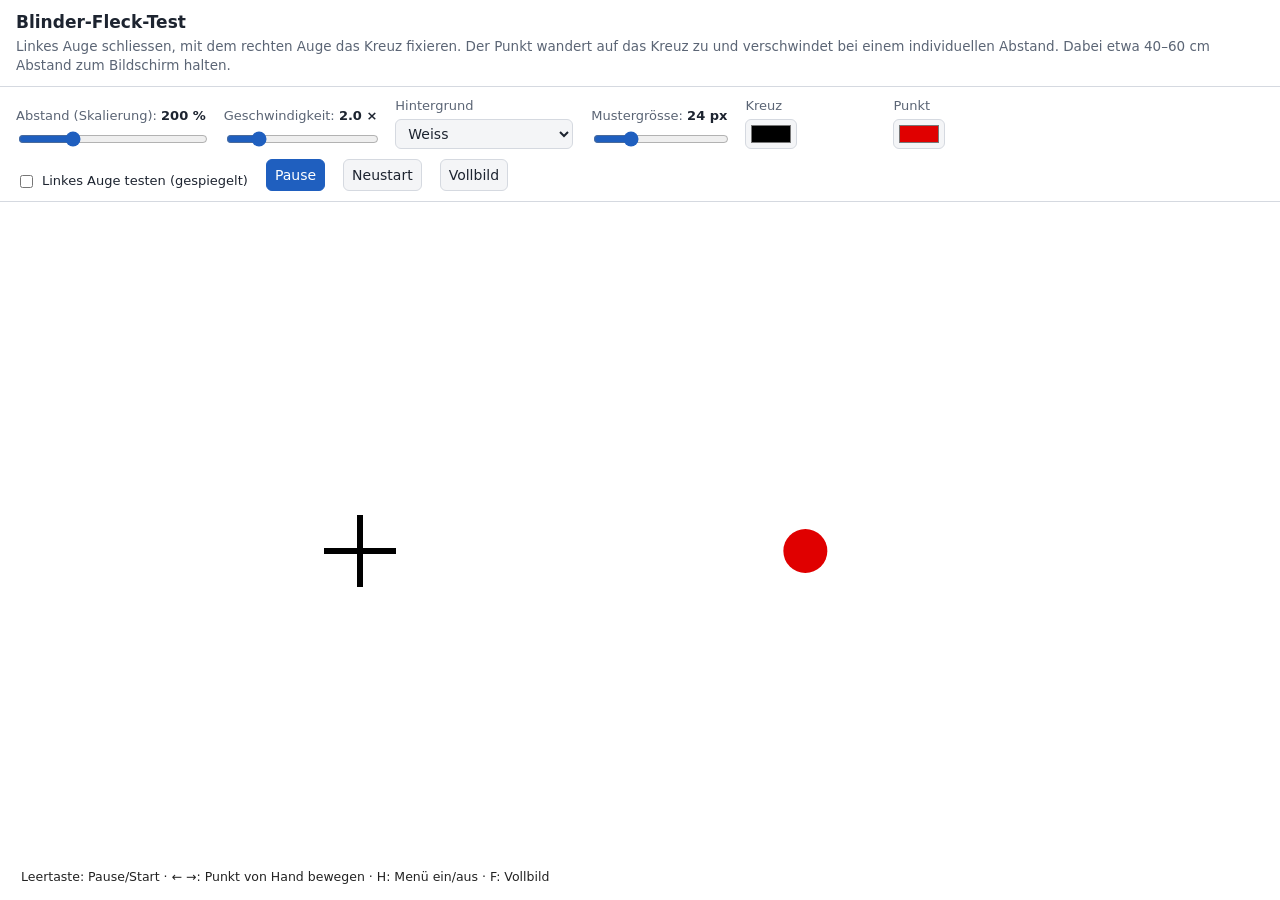
<file: blinder-fleck-test.html>
<!DOCTYPE html>
<html lang="de">
<head>
<meta charset="utf-8">
<meta name="viewport" content="width=device-width, initial-scale=1">
<title>Blinder-Fleck-Test</title>
<style>
  :root{
    --bg:#f4f5f7; --panel:#ffffff; --ink:#1d2430; --muted:#5b6575; --line:#d5d9e0; --accent:#1f5fbf;
  }
  @media (prefers-color-scheme: dark){
    :root{ --bg:#14171c; --panel:#1d2128; --ink:#e8ebf0; --muted:#9aa4b2; --line:#343b46; --accent:#6ea2f0; }
  }
  *{box-sizing:border-box}
  html,body{height:100%;margin:0}
  body{display:flex;flex-direction:column;background:var(--bg);color:var(--ink);
       font:15px/1.45 system-ui,-apple-system,"Segoe UI",Roboto,sans-serif}
  header{padding:10px 16px;background:var(--panel);border-bottom:1px solid var(--line)}
  h1{font-size:17px;margin:0 0 2px}
  header p{margin:0;color:var(--muted);font-size:13.5px}
  .controls{display:flex;flex-wrap:wrap;gap:10px 18px;align-items:end;padding:10px 16px;
            background:var(--panel);border-bottom:1px solid var(--line)}
  .controls.hidden{display:none}
  label{display:flex;flex-direction:column;gap:3px;font-size:13px;color:var(--muted);min-width:130px}
  label span b{color:var(--ink);font-weight:600}
  input[type=range]{width:100%;accent-color:var(--accent)}
  select,button,input[type=color]{font:inherit;font-size:14px;color:var(--ink);background:var(--bg);
       border:1px solid var(--line);border-radius:6px;padding:5px 8px}
  input[type=color]{padding:1px 3px;height:30px;width:52px}
  button{cursor:pointer}
  button.primary{background:var(--accent);border-color:var(--accent);color:#fff}
  button:focus-visible,select:focus-visible,input:focus-visible{outline:2px solid var(--accent);outline-offset:2px}
  .check{flex-direction:row;align-items:center;gap:6px;min-width:0;color:var(--ink)}
  main{flex:1;min-height:0;position:relative}
  canvas{position:absolute;inset:0;width:100%;height:100%;display:block}
  .hint{position:absolute;left:12px;bottom:10px;background:rgba(255,255,255,.88);color:#222;
        padding:4px 9px;border-radius:6px;font-size:12.5px;pointer-events:none}
</style>
</head>
<body>
<header>
  <h1>Blinder-Fleck-Test</h1>
  <p>Linkes Auge schliessen, mit dem rechten Auge das Kreuz fixieren. Der Punkt wandert auf das Kreuz zu und verschwindet bei einem individuellen Abstand. Dabei etwa 40–60 cm Abstand zum Bildschirm halten.</p>
</header>

<section class="controls" id="controls">
  <label>
    <span>Abstand (Skalierung): <b id="vScale"></b></span>
    <input type="range" id="scale" min="0.5" max="6" step="0.1" value="2">
  </label>
  <label>
    <span>Geschwindigkeit: <b id="vSpeed"></b></span>
    <input type="range" id="speed" min="0.2" max="10" step="0.1" value="2">
  </label>
  <label>
    <span>Hintergrund</span>
    <select id="pat">
      <option value="white">Weiss</option>
      <option value="grey">Grau</option>
      <option value="black">Schwarz</option>
      <option value="hstripes">Horizontale Streifen</option>
      <option value="vstripes">Vertikale Streifen</option>
      <option value="checker">Schachbrett</option>
      <option value="dots">Punkte</option>
      <option value="grid">Gitter</option>
      <option value="noise">Rauschen</option>
      <option value="gradient">Verlauf</option>
      <option value="photo">Foto (CC0)</option>
    </select>
  </label>
  <label>
    <span>Mustergrösse: <b id="vPsize"></b></span>
    <input type="range" id="psize" min="6" max="80" step="1" value="24">
  </label>
  <label>Kreuz <input type="color" id="cCross" value="#000000"></label>
  <label>Punkt <input type="color" id="cDot" value="#e00000"></label>
  <label class="check"><input type="checkbox" id="mirror"> Linkes Auge testen (gespiegelt)</label>
  <button class="primary" id="play">Pause</button>
  <button id="reset">Neustart</button>
  <button id="full">Vollbild</button>
</section>

<main id="stage">
  <canvas id="cv"></canvas>
  <div class="hint">Leertaste: Pause/Start · ← →: Punkt von Hand bewegen · H: Menü ein/aus · F: Vollbild</div>
</main>

<script>
(() => {
  const $ = id => document.getElementById(id);
  const cv = $('cv'), ctx = cv.getContext('2d');
  const stage = $('stage');
  const S = { playing:true, d:0, dir:-1 };
  let W = 0, H = 0, dpr = 1, bg = null;
  // Foto: Rachel Michetti / Pikolo Espresso Bar, CC0 1.0 (Public Domain), als Base64 eingebettet
  const photo = new Image();
  photo.onload = () => { if($('pat').value === 'photo') buildBg(); };
  photo.src = '[data-uri]';

  const val = {
    scale: () => parseFloat($('scale').value),
    speed: () => parseFloat($('speed').value),
    psize: () => parseFloat($('psize').value)
  };
  // Kreuz und Punkt haben feste Grösse; die Skalierung betrifft nur den Abstand
  const ARM = 36, DOT_R = 22, LINE = 6;
  const unit = () => 20 * val.scale();                    // Abstandseinheit in px
  const dMin = () => ARM + DOT_R + 10;
  const dMax = () => Math.max(dMin() + 40, Math.min(14*unit(), W - 2*ARM - 2*DOT_R - 40));

  function labels(){
    $('vScale').textContent = Math.round(val.scale()*100) + ' %';
    $('vSpeed').textContent = val.speed().toFixed(1) + ' ×';
    $('vPsize').textContent = val.psize() + ' px';
  }

  function resize(){
    dpr = window.devicePixelRatio || 1;
    W = stage.clientWidth; H = stage.clientHeight;
    cv.width = Math.round(W*dpr); cv.height = Math.round(H*dpr);
    buildBg();
    S.d = Math.min(Math.max(S.d, dMin()), dMax());
  }

  function buildBg(){
    bg = document.createElement('canvas');
    bg.width = cv.width; bg.height = cv.height;
    const g = bg.getContext('2d');
    g.scale(dpr, dpr);
    const p = val.psize(), type = $('pat').value;
    const fill = (c) => { g.fillStyle = c; g.fillRect(0,0,W,H); };
    const L = '#ffffff', D = '#9a9a9a';
    switch(type){
      case 'white': fill('#ffffff'); break;
      case 'grey':  fill('#8c8c8c'); break;
      case 'black': fill('#000000'); break;
      case 'hstripes':
        fill(L); g.fillStyle = D;
        for(let y=0;y<H;y+=2*p) g.fillRect(0,y,W,p); break;
      case 'vstripes':
        fill(L); g.fillStyle = D;
        for(let x=0;x<W;x+=2*p) g.fillRect(x,0,p,H); break;
      case 'checker':
        fill(L); g.fillStyle = D;
        for(let y=0,r=0;y<H;y+=p,r++)
          for(let x=0,c=0;x<W;x+=p,c++)
            if((r+c)%2===0) g.fillRect(x,y,p,p);
        break;
      case 'dots':
        fill(L); g.fillStyle = D;
        for(let y=p/2;y<H+p;y+=p)
          for(let x=p/2;x<W+p;x+=p){ g.beginPath(); g.arc(x,y,p*0.28,0,6.2832); g.fill(); }
        break;
      case 'grid':
        fill(L); g.strokeStyle = D; g.lineWidth = Math.max(1, p/12);
        g.beginPath();
        for(let x=0;x<=W;x+=p){ g.moveTo(x+.5,0); g.lineTo(x+.5,H); }
        for(let y=0;y<=H;y+=p){ g.moveTo(0,y+.5); g.lineTo(W,y+.5); }
        g.stroke(); break;
      case 'noise': {
        const c = Math.max(2, Math.round(p/4));
        for(let y=0;y<H;y+=c)
          for(let x=0;x<W;x+=c){ const v = 90 + Math.random()*140|0; g.fillStyle = `rgb(${v},${v},${v})`; g.fillRect(x,y,c,c); }
        break; }
      case 'photo': {
        fill('#444');
        if(photo.complete && photo.naturalWidth){
          const k = Math.max(W/photo.naturalWidth, H/photo.naturalHeight);
          const w = photo.naturalWidth*k, h = photo.naturalHeight*k;
          g.drawImage(photo, (W-w)/2, (H-h)/2, w, h);
        }
        break; }
      case 'gradient': {
        const gr = g.createLinearGradient(0,0,W,0);
        gr.addColorStop(0,'#ffffff'); gr.addColorStop(1,'#303030');
        g.fillStyle = gr; g.fillRect(0,0,W,H); break; }
    }
  }

  function draw(){
    ctx.setTransform(1,0,0,1,0,0);
    ctx.drawImage(bg,0,0);
    ctx.setTransform(dpr,0,0,dpr,0,0);

    const mir = $('mirror').checked, sgn = mir ? -1 : 1, max = dMax();
    const cx = mir ? (W + max)/2 : (W - max)/2, cy = H/2;

    // Kreuz
    ctx.strokeStyle = $('cCross').value;
    ctx.lineWidth = LINE;
    ctx.lineCap = 'butt';
    ctx.beginPath();
    ctx.moveTo(cx-ARM, cy); ctx.lineTo(cx+ARM, cy);
    ctx.moveTo(cx, cy-ARM); ctx.lineTo(cx, cy+ARM);
    ctx.stroke();

    // Punkt
    ctx.fillStyle = $('cDot').value;
    ctx.beginPath();
    ctx.arc(cx + sgn*S.d, cy, DOT_R, 0, Math.PI*2);
    ctx.fill();
  }

  let last = performance.now();
  function frame(t){
    const dt = Math.min(0.1, (t-last)/1000); last = t;
    if(S.playing){
      S.d += S.dir * val.speed() * 40 * dt;
      if(S.d >= dMax()){ S.d = dMax(); S.dir = -1; }
      if(S.d <= dMin()){ S.d = dMin(); S.dir = 1; }
    }
    draw();
    requestAnimationFrame(frame);
  }

  function setPlaying(p){ S.playing = p; $('play').textContent = p ? 'Pause' : 'Start'; }
  function restart(){ S.d = dMax(); S.dir = -1; setPlaying(true); }
  function nudge(dir){ setPlaying(false); S.d = Math.min(dMax(), Math.max(dMin(), S.d + dir*unit()*0.15)); }
  function fullscreen(){
    if(document.fullscreenElement) document.exitFullscreen();
    else document.documentElement.requestFullscreen?.();
  }

  ['scale','speed'].forEach(id => $(id).addEventListener('input', () => {
    labels();
    if(id==='scale'){ S.d = Math.min(Math.max(S.d, dMin()), dMax()); }
  }));
  $('psize').addEventListener('input', () => { labels(); buildBg(); });
  $('pat').addEventListener('change', buildBg);
  $('mirror').addEventListener('change', () => {});
  $('play').addEventListener('click', () => setPlaying(!S.playing));
  $('reset').addEventListener('click', restart);
  $('full').addEventListener('click', fullscreen);

  window.addEventListener('keydown', e => {
    if(['INPUT','SELECT','BUTTON'].includes(document.activeElement.tagName) && e.key===' ') return;
    if(e.key === ' '){ e.preventDefault(); setPlaying(!S.playing); }
    else if(e.key === 'ArrowLeft'){ e.preventDefault(); nudge(-1); }
    else if(e.key === 'ArrowRight'){ e.preventDefault(); nudge(1); }
    else if(e.key.toLowerCase() === 'h'){ $('controls').classList.toggle('hidden'); resize(); }
    else if(e.key.toLowerCase() === 'f'){ fullscreen(); }
  });
  window.addEventListener('resize', resize);
  new ResizeObserver(resize).observe(stage);

  labels(); resize(); S.d = dMax();
  requestAnimationFrame(frame);
})();
</script>
</body>
</html>
</file>
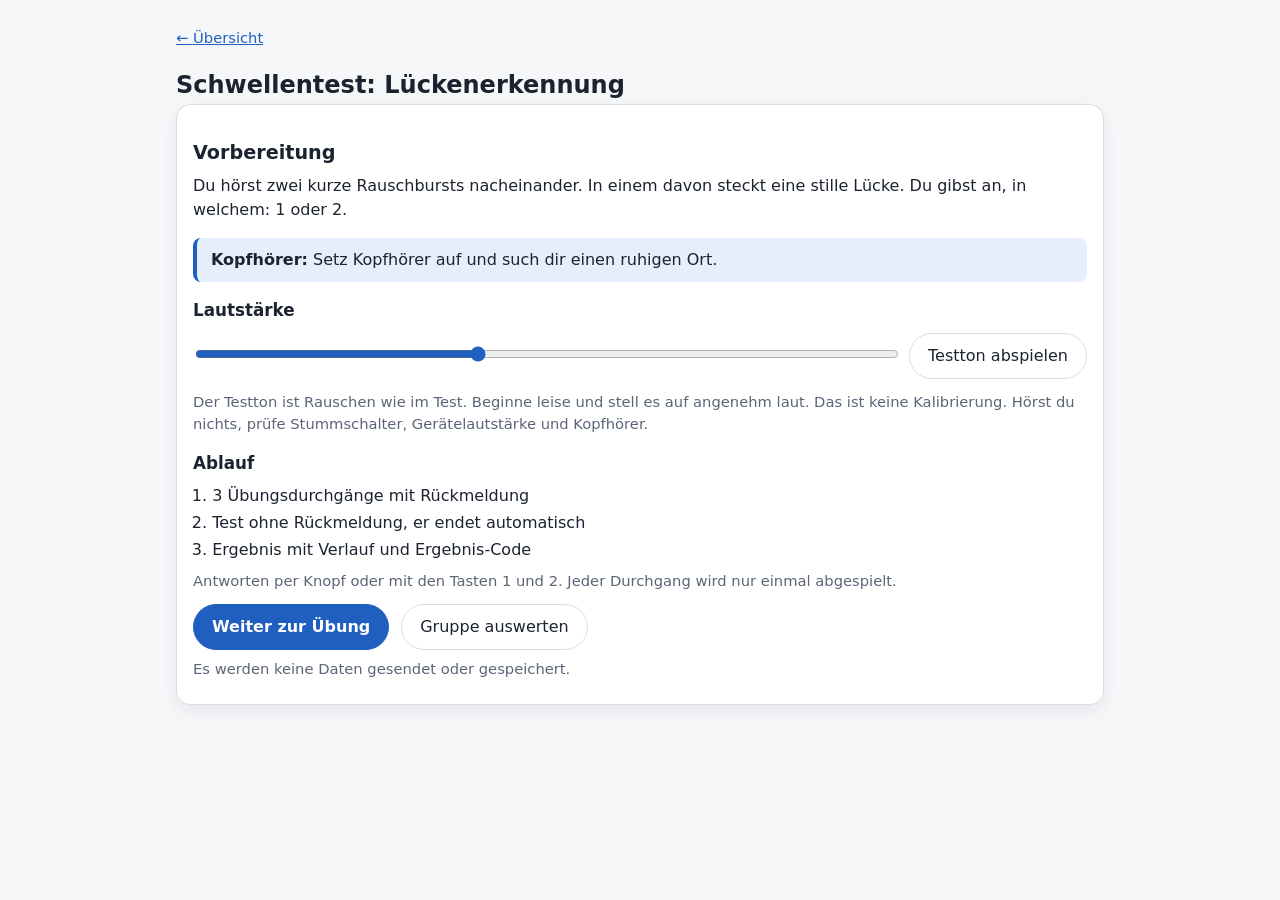
<file: psychophysik/schwelle.html>
<!doctype html>
<html lang="de">
<head>
<meta charset="utf-8">
<meta name="viewport" content="width=device-width, initial-scale=1">
<title>Schwellentest: Lückenerkennung</title>
<link rel="stylesheet" href="../shared/base.css">
<style>
[hidden] { display: none !important; }
.crumb { margin: 0 0 10px; font-size: .92rem; }
.crumb a { color: var(--accent); display: inline-flex; align-items: center; min-height: 44px; }
.lead { margin: .25rem 0 1rem; }
.vol { display: grid; grid-template-columns: 1fr auto; gap: 12px; align-items: center; }
.vol input[type="range"] { min-height: 44px; }
.steps { margin: .5rem 0 0; padding-left: 1.2rem; }
.steps li { margin: .2rem 0; }
.intervals { display: grid; grid-template-columns: 1fr 1fr; gap: 12px; margin: 14px 0; }
.ibox {
  border: 2px solid var(--border); border-radius: var(--radius); min-height: 96px;
  display: flex; flex-direction: column; align-items: center; justify-content: center;
  background: var(--card); color: var(--muted); font-size: 2.4rem; font-weight: 700; line-height: 1.1;
}
.ibox small { font-size: .85rem; font-weight: 400; min-height: 1.2em; }
.ibox.on { background: var(--accent); border-color: var(--accent); color: var(--accent-fg); }
.answers { display: grid; grid-template-columns: 1fr 1fr; gap: 12px; }
.answers .btn { min-height: 64px; font-size: 1.1rem; border-radius: var(--radius); }
.answers .btn .key { display: block; font-size: .8rem; font-weight: 400; opacity: .8; }
.runhead { margin-bottom: 4px; }
.status { min-height: 3.2em; margin: .25rem 0 .75rem; }
.fb { min-height: 1.6em; margin: .75rem 0 0; font-weight: 600; }
.fb.good { color: var(--good); }
.fb.bad { color: var(--bad); }
.stats { display: grid; grid-template-columns: repeat(auto-fit, minmax(150px, 1fr)); gap: 12px; margin: 12px 0; }
.stat { border: 1px solid var(--border); border-radius: 12px; padding: 10px 12px; background: var(--card); }
.stat .v { font-size: 1.35rem; font-weight: 700; }
.stat .l { font-size: .85rem; color: var(--muted); }
.big { font-size: 2.4rem; font-weight: 700; line-height: 1.15; margin: .25rem 0; }
.chartbox { width: 100%; overflow: hidden; }
.chart text { fill: var(--muted); font: 12px var(--font); }
.chart .axis { stroke: var(--border); stroke-width: 1; }
.chart .grid { stroke: var(--border); stroke-width: 1; stroke-dasharray: 2 4; }
.chart .line { stroke: var(--muted); stroke-width: 1.5; fill: none; }
.chart .ok { fill: var(--accent); }
.chart .no { stroke: var(--bad); stroke-width: 2; }
.chart .rev { fill: none; stroke: var(--fg); stroke-width: 1.5; }
.chart .thr { stroke: var(--good); stroke-width: 2; stroke-dasharray: 6 4; }
.chart text.thrlabel { fill: var(--good); font-weight: 700; }
.legend { display: flex; flex-wrap: wrap; gap: 6px 16px; font-size: .88rem; color: var(--muted); margin: .25rem 0 0; }
.legend span { display: inline-flex; align-items: center; gap: 6px; }
table.tbl { border-collapse: collapse; width: 100%; font-size: .92rem; }
table.tbl th, table.tbl td { border-bottom: 1px solid var(--border); padding: 6px 8px; text-align: left; }
table.tbl th { font-weight: 600; color: var(--muted); }
table.tbl td.num, table.tbl th.num { text-align: right; font-variant-numeric: tabular-nums; }
.scroll { overflow-x: auto; }
details { margin: .5rem 0; }
summary { cursor: pointer; min-height: 44px; padding: 10px 0; }
.codewrap { margin: .5rem 0; }
.msg-error { border-left: 4px solid var(--bad); background: var(--bad-soft); padding: 10px 14px; border-radius: 8px; margin: 0 0 12px; }
ul.plain { margin: .25rem 0; padding-left: 1.2rem; }
</style>
</head>
<body>
<div class="page">
  <p class="crumb"><a href="index.html">&larr; Übersicht</a></p>
  <h1>Schwellentest: Lückenerkennung</h1>
  <div id="live" class="sr-only" role="status" aria-live="polite"></div>

  <div id="audio-problem" class="msg-error" role="alert" hidden>
    <p id="audio-problem-text" style="margin:0"></p>
    <p style="margin:8px 0 0"><button type="button" class="btn" id="btn-audio-retry" hidden>Audio freigeben</button></p>
  </div>

  <!-- 1. Vorbereitung -->
  <section id="view-setup" class="card" aria-labelledby="h-setup">
    <h2 id="h-setup" tabindex="-1">Vorbereitung</h2>
    <p class="lead">Du hörst zwei kurze Rauschbursts nacheinander. In einem davon steckt eine stille Lücke. Du gibst an, in welchem: 1 oder 2.</p>
    <div class="notice"><strong>Kopfhörer:</strong> Setz Kopfhörer auf und such dir einen ruhigen Ort.</div>
    <h3>Lautstärke</h3>
    <div class="vol">
      <div>
        <label for="vol" class="sr-only">Lautstärke</label>
        <input type="range" id="vol" min="0" max="100" step="1" value="40" aria-describedby="vol-hint">
      </div>
      <button type="button" class="btn" id="btn-testtone">Testton abspielen</button>
    </div>
    <p id="vol-hint" class="hint">Der Testton ist Rauschen wie im Test. Beginne leise und stell es auf angenehm laut. Das ist keine Kalibrierung. Hörst du nichts, prüfe Stummschalter, Gerätelautstärke und Kopfhörer.</p>
    <h3>Ablauf</h3>
    <ol class="steps">
      <li>3 Übungsdurchgänge mit Rückmeldung</li>
      <li>Test ohne Rückmeldung, er endet automatisch</li>
      <li>Ergebnis mit Verlauf und Ergebnis-Code</li>
    </ol>
    <p class="hint">Antworten per Knopf oder mit den Tasten 1 und 2. Jeder Durchgang wird nur einmal abgespielt.</p>
    <div class="row" style="margin-top:12px">
      <button type="button" class="btn primary" id="btn-to-practice">Weiter zur Übung</button>
      <a class="btn ghost" href="#gruppe" id="link-group" style="text-decoration:none;display:inline-flex;align-items:center">Gruppe auswerten</a>
    </div>
    <p class="hint">Es werden keine Daten gesendet oder gespeichert.</p>
  </section>

  <!-- 2. Durchgänge (Übung und Test) -->
  <section id="view-trial" class="card" aria-labelledby="h-trial" hidden>
    <div class="row between runhead">
      <h2 id="h-trial" tabindex="-1" style="margin:0">Übung</h2>
      <span class="chip" id="trial-count">Durchgang 1</span>
    </div>
    <div class="progress" id="trial-progress-wrap" role="progressbar" aria-label="Fortschritt" aria-valuemin="0" aria-valuemax="100" aria-valuenow="0" hidden><span id="trial-progress" style="width:0%"></span></div>
    <div class="intervals" aria-hidden="true">
      <div class="ibox" id="ibox1">1<small></small></div>
      <div class="ibox" id="ibox2">2<small></small></div>
    </div>
    <p class="status" id="trial-status" role="status">Drück auf «Start», wenn du bereit bist.</p>
    <div class="answers">
      <button type="button" class="btn" id="ans1" disabled>Lücke in 1<span class="key">Taste 1</span></button>
      <button type="button" class="btn" id="ans2" disabled>Lücke in 2<span class="key">Taste 2</span></button>
    </div>
    <p class="fb" id="trial-fb" aria-live="polite"></p>
    <div class="row between" style="margin-top:8px">
      <button type="button" class="btn primary" id="btn-go">Start</button>
      <button type="button" class="btn ghost" id="btn-cancel">Abbrechen</button>
    </div>
  </section>

  <!-- 3. Übung beendet -->
  <section id="view-practice-done" class="card" aria-labelledby="h-pd" hidden>
    <h2 id="h-pd" tabindex="-1">Übung beendet</h2>
    <p id="pd-text"></p>
    <div class="row">
      <button type="button" class="btn primary" id="btn-start-test">Test starten</button>
      <button type="button" class="btn" id="btn-practice-again">Nochmal üben</button>
    </div>
  </section>

  <!-- 4. Ergebnis -->
  <section id="view-result" class="card" aria-labelledby="h-result" hidden>
    <h2 id="h-result" tabindex="-1">Ergebnis</h2>
    <p class="big" id="res-main">–</p>
    <p id="res-sub" class="muted"></p>
    <div class="stats" id="res-stats"></div>
    <p class="notice" id="res-note">Das Verfahren (2-down-1-up) konvergiert bei etwa 70.7 % richtigen Antworten, nicht bei 50 %. Die Schwelle gehört zu diesem Wert.</p>
    <p class="notice warn" id="res-boundary" hidden></p>
    <h3>Verlauf</h3>
    <div class="chartbox" id="chart-wrap"></div>
    <div class="legend" aria-hidden="true">
      <span><svg width="14" height="14" aria-hidden="true"><circle cx="7" cy="7" r="5" fill="var(--accent)"/></svg> richtig</span>
      <span><svg width="14" height="14" aria-hidden="true"><path d="M3 3L11 11M11 3L3 11" stroke="var(--bad)" stroke-width="2"/></svg> falsch</span>
      <span><svg width="18" height="18" aria-hidden="true"><circle cx="9" cy="9" r="7" fill="none" stroke="var(--fg)" stroke-width="1.5"/></svg> Umkehrpunkt</span>
      <span><svg width="22" height="14" aria-hidden="true"><path d="M1 7H21" stroke="var(--good)" stroke-width="2" stroke-dasharray="5 3"/></svg> Schwelle</span>
    </div>
    <details>
      <summary>Umkehrpunkte als Tabelle</summary>
      <div class="scroll"><table class="tbl" id="tbl-rev"></table></div>
    </details>
    <details>
      <summary>Alle Durchgänge als Tabelle</summary>
      <div class="scroll"><table class="tbl" id="tbl-hist"></table></div>
    </details>
    <h3>Ergebnis-Code</h3>
    <p class="hint">Enthält nur das Ergebnis, keine Namen. Gib den Code für die Gruppenauswertung weiter.</p>
    <div class="codewrap"><div class="code" id="res-code" tabindex="0"></div></div>
    <div class="row">
      <button type="button" class="btn" id="btn-copy">Code kopieren</button>
      <span id="copy-msg" class="hint" role="status"></span>
    </div>
    <div class="row" style="margin-top:16px">
      <a class="btn" id="link-group2" href="#gruppe" style="text-decoration:none;display:inline-flex;align-items:center">Gruppe auswerten</a>
      <button type="button" class="btn ghost" id="btn-again">Noch einmal</button>
    </div>
  </section>

  <!-- 5. Gruppe auswerten -->
  <section id="view-group" class="card" aria-labelledby="h-group" hidden>
    <h2 id="h-group" tabindex="-1">Gruppe auswerten</h2>
    <label for="group-in">Ergebnis-Codes (ein Code pro Zeile)</label>
    <textarea id="group-in" rows="6" spellcheck="false" autocomplete="off" autocapitalize="off" placeholder="HSLU-schwelle-v1...."></textarea>
    <p class="hint">Leerzeilen und doppelte Codes werden ignoriert. Ungültige Zeilen werden benannt.</p>
    <div class="row">
      <button type="button" class="btn primary" id="btn-group-run">Auswerten</button>
      <button type="button" class="btn ghost" id="btn-group-back">Zurück</button>
    </div>
    <div id="group-out" aria-live="polite" style="margin-top:12px"></div>
  </section>
</div>

<script>
(function () {
'use strict';

/* ======================================================================
   Testhaken (siehe README): window.__test darf VOR dem Laden gesetzt werden,
   z. B. {instant:true, listener:function(trial){return 1;}, config:{...}}.
   ====================================================================== */
var T = window.__test = window.__test || {};

/* ===== Konfiguration (Werte sind im README dokumentiert) ===== */
var CONFIG = {
  // Stimulus
  burstMs: 400,          // Dauer jedes Rauschbursts
  isiMs: 500,            // Stille zwischen den Bursts
  leadMs: 150,           // Stille vor dem ersten Burst
  tailMs: 100,           // Stille nach dem zweiten Burst
  edgeRampMs: 10,        // cos^2-Ein-/Ausblenden am Burst-Anfang und -Ende
  gapRampMs: 0.5,        // cos^2-Ein-/Ausblenden an den Lückenrändern (ausserhalb der Lücke)
  gapOnsetMinMs: 120,    // Lückenbeginn (erstes Null-Sample) frühestens nach ... ms
  gapOnsetMaxMs: 220,    // ... spätestens nach ... ms ab Burst-Beginn
  sigma: 0.15,           // Standardabweichung des weissen Rauschens (Vollaussteuerung = 1)
  // Treppenverfahren (2-down-1-up)
  startMs: 20, minMs: 0.25, maxMs: 50,
  nDown: 2,
  stepLarge: 2, stepSmall: 1.25, switchAfterReversals: 2,
  reversalsTarget: 12, meanLast: 8,
  maxTrials: 100, ceilingLimit: 4, floorLimit: 3, boundaryShare: 0.5,
  practiceMs: [30, 25, 20],
  // Wiedergabe
  maxGain: 0.8, defaultVolume: 40,
  // Zeiten der Oberfläche
  feedbackMs: 1000, itiMs: 500
};
if (T.config) { for (var ck in T.config) { if (Object.prototype.hasOwnProperty.call(T.config, ck)) CONFIG[ck] = T.config[ck]; } }

/* ===== Zufall ===== */
function mulberry32(a) {
  return function () {
    a |= 0; a = a + 0x6D2B79F5 | 0;
    var t = Math.imul(a ^ a >>> 15, 1 | a);
    t = t + Math.imul(t ^ t >>> 7, 61 | t) ^ t;
    return ((t ^ t >>> 14) >>> 0) / 4294967296;
  };
}
function makeGauss(rng) {
  var spare = null;
  return function () {
    if (spare !== null) { var s = spare; spare = null; return s; }
    var u = 0; while (u === 0) u = rng();
    var v = rng();
    var m = Math.sqrt(-2 * Math.log(u));
    spare = m * Math.sin(2 * Math.PI * v);
    return m * Math.cos(2 * Math.PI * v);
  };
}
function readSeed() {
  var m = /[?&]seed=(\d+)/.exec(location.search);
  if (m) return (parseInt(m[1], 10) >>> 0);
  if (typeof T.seed === 'number') return T.seed >>> 0;
  return (Math.random() * 4294967296) >>> 0;
}
var SEED = readSeed();
var rngMain = mulberry32(SEED);

/* ======================================================================
   Stimulus-Generator (rein, ohne Web Audio; wird auch getestet)
   ====================================================================== */
function buildEnvelope(total, edgeSamples, gapStart, gapSamples, rampSamples) {
  var env = new Float32Array(total), i, k;
  for (i = 0; i < total; i++) env[i] = 1;
  for (k = 0; k < edgeSamples; k++) {
    var w = 0.5 * (1 - Math.cos(Math.PI * (k + 0.5) / edgeSamples));
    env[k] = w; env[total - 1 - k] = w;
  }
  if (gapSamples > 0) {
    for (k = 0; k < rampSamples; k++) {
      var d = 0.5 * (1 + Math.cos(Math.PI * (k + 0.5) / rampSamples)); // 1 -> 0
      env[gapStart - rampSamples + k] = d;     // Ausblenden vor der Lücke
      env[gapStart + gapSamples + k] = 1 - d;  // Einblenden nach der Lücke
    }
    for (k = 0; k < gapSamples; k++) env[gapStart + k] = 0;
  }
  return env;
}

// opt: {durMs, gapMs | gapSamples, gapStartMs, seed | rng, sigma, rampMs, edgeMs}
function generateBurst(sr, opt) {
  var durMs = opt.durMs != null ? opt.durMs : CONFIG.burstMs;
  var sigma = opt.sigma != null ? opt.sigma : CONFIG.sigma;
  var rampMs = opt.rampMs != null ? opt.rampMs : CONFIG.gapRampMs;
  var edgeMs = opt.edgeMs != null ? opt.edgeMs : CONFIG.edgeRampMs;
  var total = Math.round(durMs * sr / 1000);
  var edgeSamples = Math.round(edgeMs * sr / 1000);
  var gapSamples = opt.gapSamples != null ? opt.gapSamples :
    (opt.gapMs > 0 ? Math.max(1, Math.round(opt.gapMs * sr / 1000)) : 0);
  var rampSamples = rampMs > 0 ? Math.max(2, Math.round(rampMs * sr / 1000)) : 0;
  var gapStart = gapSamples > 0 ? Math.round((opt.gapStartMs != null ? opt.gapStartMs : (CONFIG.gapOnsetMinMs + CONFIG.gapOnsetMaxMs) / 2) * sr / 1000) : 0;
  if (gapSamples > 0 && (gapStart - rampSamples < edgeSamples || gapStart + gapSamples + rampSamples > total - edgeSamples)) {
    throw new Error('Lücke passt nicht in den Burst');
  }
  var rng = opt.rng || mulberry32((opt.seed || 0) >>> 0);
  var gauss = makeGauss(rng);
  var env = buildEnvelope(total, edgeSamples, gapStart, gapSamples, rampSamples);
  var data = new Float32Array(total);
  for (var i = 0; i < total; i++) {
    var x = sigma * gauss();            // Rauschen wird für JEDES Sample gezogen, unabhängig von der Lücke
    if (x > 1) x = 1; else if (x < -1) x = -1;
    data[i] = x * env[i];
  }
  return { data: data, env: env, sr: sr, total: total, gapSamples: gapSamples, gapStart: gapStart,
           rampSamples: rampSamples, edgeSamples: edgeSamples, sigma: sigma };
}

// o: {gapMs, gapInterval (1|2), rng, gapStartMs?}
function generateTrial(sr, o) {
  var rng = o.rng;
  var burst = Math.round(CONFIG.burstMs * sr / 1000);
  var lead = Math.round(CONFIG.leadMs * sr / 1000);
  var isi = Math.round(CONFIG.isiMs * sr / 1000);
  var tail = Math.round(CONFIG.tailMs * sr / 1000);
  var total = lead + burst + isi + burst + tail;
  var starts = [lead, lead + burst + isi];
  var onset = o.gapStartMs != null ? o.gapStartMs :
    CONFIG.gapOnsetMinMs + rng() * (CONFIG.gapOnsetMaxMs - CONFIG.gapOnsetMinMs);
  var out = new Float32Array(total);
  var info = null;
  for (var iv = 1; iv <= 2; iv++) {
    var withGap = (iv === o.gapInterval);
    var b = generateBurst(sr, { rng: rng, gapMs: withGap ? o.gapMs : 0, gapStartMs: onset });
    out.set(b.data, starts[iv - 1]);
    if (withGap) info = b;
  }
  return {
    sr: sr, data: out, total: total, starts: starts, burstSamples: burst,
    gapInterval: o.gapInterval, gapMs: o.gapMs,
    gapSamples: info.gapSamples, gapStartInBurst: info.gapStart, gapStartAbs: starts[o.gapInterval - 1] + info.gapStart,
    rampSamples: info.rampSamples, edgeSamples: info.edgeSamples
  };
}

/* ======================================================================
   Treppenverfahren 2-down-1-up (logarithmische Schritte)
   ====================================================================== */
function Staircase(cfg) {
  this.cfg = cfg;
  this.level = cfg.startMs;
  this.correctRun = 0;
  this.lastDir = 0;
  this.nTrials = 0;
  this.nCorrect = 0;
  this.reversals = [];      // {trial, level}
  this.trials = [];         // {n, level, correct, move, reversal}
  this.ceilingRun = 0;
  this.floorRun = 0;
  this.done = false;
  this.status = null;       // 'ok' | 'ceiling' | 'floor' | 'maxtrials'
  this.thresholdMs = null;
  this.usedReversals = [];
  this.boundaryCount = 0;
}
Staircase.prototype.record = function (correct) {
  var c = this.cfg, lvl = this.level, move = 0, rev = false;
  this.nTrials++;
  if (correct) {
    this.nCorrect++;
    this.correctRun++;
    if (this.correctRun >= c.nDown) { this.correctRun = 0; move = -1; }
  } else {
    this.correctRun = 0; move = 1;
  }
  // Grenzen
  if (!correct && lvl >= c.maxMs) this.ceilingRun++; else this.ceilingRun = 0;
  if (move === -1 && lvl <= c.minMs) this.floorRun++; else if (move === 1) this.floorRun = 0;
  // Umkehrpunkt: Richtungswechsel bei einem Schritt
  if (move !== 0) {
    if (this.lastDir !== 0 && move !== this.lastDir) { this.reversals.push({ trial: this.nTrials, level: lvl }); rev = true; }
    this.lastDir = move;
    var step = this.reversals.length >= c.switchAfterReversals ? c.stepSmall : c.stepLarge;
    var nl = move < 0 ? lvl / step : lvl * step;
    this.level = Math.min(c.maxMs, Math.max(c.minMs, nl));
  }
  this.trials.push({ n: this.nTrials, level: lvl, correct: !!correct, move: move, reversal: rev });
  // Abbruchbedingungen
  if (this.reversals.length >= c.reversalsTarget) { this.finish('ok'); }
  else if (this.ceilingRun >= c.ceilingLimit) { this.finish('ceiling'); }
  else if (this.floorRun >= c.floorLimit) { this.finish('floor'); }
  else if (this.nTrials >= c.maxTrials) { this.finish('maxtrials'); }
  return { move: move, reversal: rev };
};
Staircase.prototype.finish = function (status) {
  var c = this.cfg;
  this.done = true;
  this.status = status;
  if (status !== 'ok') return;
  var used = this.reversals.slice(-c.meanLast);
  this.usedReversals = used;
  var nMax = 0, nMin = 0, s = 0, i;
  for (i = 0; i < used.length; i++) {
    s += Math.log(used[i].level);
    if (used[i].level >= c.maxMs) nMax++;
    if (used[i].level <= c.minMs) nMin++;
  }
  this.boundaryCount = nMax + nMin;
  if (nMax >= c.boundaryShare * used.length) { this.status = 'ceiling'; return; }
  if (nMin >= c.boundaryShare * used.length) { this.status = 'floor'; return; }
  this.thresholdMs = Math.exp(s / used.length);   // geometrisches Mittel (Schritte sind logarithmisch)
};

/* ======================================================================
   Ergebnis-Code
   ====================================================================== */
var STATUS_CODE = { ok: 'o', ceiling: 'c', floor: 'f', maxtrials: 'm' };
var CODE_STATUS = { o: 'ok', c: 'ceiling', f: 'floor', m: 'maxtrials' };
function checksum(s) {
  var h = 7;
  for (var i = 0; i < s.length; i++) h = (h * 31 + s.charCodeAt(i)) % 46656;
  var t = h.toString(36);
  while (t.length < 3) t = '0' + t;
  return t;
}
function newId(rng) {
  var t = Math.floor(rng() * 1679616).toString(36);
  while (t.length < 4) t = '0' + t;
  return t;
}
function buildCode(r, id) {
  var thr = r.status === 'ok' ? Math.round(r.thresholdMs * 100) : 0;
  var payload = 'HSLU-schwelle-v1.' + id + '.' + STATUS_CODE[r.status] + '.' + thr + '.' + r.nTrials + '.' + r.nCorrect;
  return payload + '.' + checksum(payload);
}
// liefert {ok:true, id, status, thresholdMs, n, k} oder {ok:false, reason}
function parseCode(str) {
  var s = String(str).trim();
  var low = s.toLowerCase();
  if (!/^hslu-/.test(low)) return { ok: false, reason: 'kein Ergebnis-Code' };
  var m = /^hslu-([a-z]+)-v(\d+)\./.exec(low);
  if (!m) return { ok: false, reason: 'kein Ergebnis-Code' };
  if (m[1] !== 'schwelle') return { ok: false, reason: 'Code gehört zu einer anderen Seite (' + m[1] + ')' };
  if (m[2] !== '1') return { ok: false, reason: 'Version v' + m[2] + ' wird nicht unterstützt' };
  var q = /^hslu-schwelle-v1\.([0-9a-z]{4})\.([ocfm])\.(\d{1,5})\.(\d{1,3})\.(\d{1,3})\.([0-9a-z]{3})$/.exec(low);
  if (!q) return { ok: false, reason: 'Format ungültig' };
  var payload = low.slice(0, low.lastIndexOf('.'));
  // Die Prüfsumme wird über den Originaltext der Nutzlast gebildet (Gross-/Kleinschreibung des Präfixes zählt nicht)
  var expected = checksum('HSLU-schwelle-v1.' + payload.slice('hslu-schwelle-v1.'.length));
  if (expected !== q[6]) return { ok: false, reason: 'Prüfsumme stimmt nicht (Tippfehler?)' };
  var thr = parseInt(q[3], 10), n = parseInt(q[4], 10), k = parseInt(q[5], 10), st = CODE_STATUS[q[2]];
  if (n < 1 || k > n) return { ok: false, reason: 'Werte unplausibel' };
  if (st === 'ok' && thr <= 0) return { ok: false, reason: 'Werte unplausibel' };
  if (st !== 'ok' && thr !== 0) return { ok: false, reason: 'Werte unplausibel' };
  return { ok: true, id: q[1], status: st, thresholdMs: st === 'ok' ? thr / 100 : null, n: n, k: k };
}

/* ===== Formatierung ===== */
function fmtMs(x) { return (x < 10 ? x.toFixed(2) : x.toFixed(1)); }
function pct(k, n) { return n > 0 ? Math.round(100 * k / n) + ' %' : '–'; }
function f1(x) { return x.toFixed(1); }
function $(id) { return document.getElementById(id); }
function sleep(ms) { return new Promise(function (r) { setTimeout(r, T.instant ? 0 : ms); }); }

/* ======================================================================
   Audio
   ====================================================================== */
var A = { ctx: null, master: null, cur: null, testSrc: null };
function volToGain(v) { var x = v / 100; return CONFIG.maxGain * x * x; }

function buildGraph(ctx, gainValue) {
  var g = ctx.createGain();
  g.gain.value = gainValue;
  g.connect(ctx.destination);
  return g;
}
function startBuffer(ctx, node, samples, when) {
  var buf = ctx.createBuffer(1, samples.length, ctx.sampleRate);   // gleiche Rate wie der Kontext: keine Neuberechnung
  if (buf.copyToChannel) buf.copyToChannel(samples, 0); else buf.getChannelData(0).set(samples);
  var src = ctx.createBufferSource();
  src.buffer = buf;
  src.connect(node);
  src.start(when || 0);
  return src;
}
function audioSupported() { return !!(window.AudioContext || window.webkitAudioContext); }

function showAudioProblem(kind) {
  var box = $('audio-problem'), txt = $('audio-problem-text'), btn = $('btn-audio-retry');
  if (kind === 'unsupported') {
    txt.textContent = 'Dein Browser unterstützt Web Audio nicht. Öffne die Seite in einem aktuellen Browser (Chrome, Firefox, Safari oder Edge).';
    btn.hidden = true;
  } else {
    txt.textContent = 'Der Ton ist blockiert oder angehalten. Tippe auf «Audio freigeben». Prüfe Stummschalter, Gerätelautstärke und Kopfhörer.';
    btn.hidden = false;
  }
  box.hidden = false;
}
function hideAudioProblem() { $('audio-problem').hidden = true; }

// Muss direkt im Klick-Handler aufgerufen werden (Autoplay-Regeln).
function ensureAudio() {
  var AC = window.AudioContext || window.webkitAudioContext;
  if (!AC) { showAudioProblem('unsupported'); return Promise.resolve(false); }
  try {
    if (!A.ctx) {
      try { A.ctx = new AC({ latencyHint: 'interactive' }); } catch (e1) { A.ctx = new AC(); }
      A.master = buildGraph(A.ctx, volToGain(parseInt($('vol').value, 10)));
      try { startBuffer(A.ctx, A.master, new Float32Array(2), 0); } catch (e2) { /* iOS-Entsperren, Fehler egal */ }
    }
    return Promise.resolve(A.ctx.resume()).then(function () {
      if (A.ctx.state !== 'running') { showAudioProblem('blocked'); return false; }
      hideAudioProblem(); return true;
    }, function () { showAudioProblem('blocked'); return false; });
  } catch (e) {
    showAudioProblem('blocked');
    return Promise.resolve(false);
  }
}
function setVolume() {
  var v = parseInt($('vol').value, 10);
  if (A.ctx && A.master) {
    try { A.master.gain.setTargetAtTime(volToGain(v), A.ctx.currentTime, 0.02); } catch (e) { A.master.gain.value = volToGain(v); }
  }
}
function sampleRateNow() { return A.ctx ? A.ctx.sampleRate : 44100; }

/* ======================================================================
   Oberfläche
   ====================================================================== */
var VIEWS = ['view-setup', 'view-trial', 'view-practice-done', 'view-result', 'view-group'];
function show(id, focusId) {
  VIEWS.forEach(function (v) { $(v).hidden = (v !== id); });
  var f = $(focusId || '');
  if (f) { try { f.focus({ preventScroll: true }); } catch (e) { f.focus(); } }
  window.scrollTo(0, 0);
}
function live(msg) { $('live').textContent = msg; }

var S = { run: 0, awaiting: null, interrupted: false, inTrial: false, mode: null, last: null, id: null };
T.log = [];

function setBoxes(a, b) {
  $('ibox1').classList.toggle('on', !!a); $('ibox1').querySelector('small').textContent = a ? 'Hören' : '';
  $('ibox2').classList.toggle('on', !!b); $('ibox2').querySelector('small').textContent = b ? 'Hören' : '';
}
function setAnswersEnabled(on) { $('ans1').disabled = !on; $('ans2').disabled = !on; }
function setStatus(t) { $('trial-status').textContent = t; }
function setFeedback(t, cls) { var f = $('trial-fb'); f.textContent = t || ''; f.className = 'fb' + (cls ? ' ' + cls : ''); }

function presentTrial(trial, run) {
  return new Promise(function (resolve) {
    S.interrupted = false; S.inTrial = true;
    if (T.instant) { S.inTrial = false; resolve('ok'); return; }
    var ctx = A.ctx, timers = [], finished = false, src;
    function done(result) {
      if (finished) return; finished = true; S.inTrial = false;
      timers.forEach(clearTimeout); setBoxes(false, false);
      if (result === 'ok' && (S.interrupted || ctx.state !== 'running')) result = 'interrupted';
      resolve(result);
    }
    try { src = startBuffer(ctx, A.master, trial.data, 0); } catch (e) { done('blocked'); return; }
    A.cur = src;
    var ms = function (n) { return Math.round(n * 1000 / trial.sr); };
    timers.push(setTimeout(function () { setBoxes(true, false); }, ms(trial.starts[0])));
    timers.push(setTimeout(function () { setBoxes(false, false); }, ms(trial.starts[0] + trial.burstSamples)));
    timers.push(setTimeout(function () { setBoxes(false, true); }, ms(trial.starts[1])));
    timers.push(setTimeout(function () { setBoxes(false, false); }, ms(trial.starts[1] + trial.burstSamples)));
    src.onended = function () { done('ok'); };
    // Fallback: Läuft der Ton nicht (Kontext angehalten), gibt es kein "ended".
    timers.push(setTimeout(function () { if (ctx.state !== 'running' || !finished) { try { src.stop(); } catch (e) { } done(ctx.state !== 'running' ? 'blocked' : 'ok'); } }, ms(trial.total) + 1500));
  });
}

function waitAnswer(info) {
  return new Promise(function (resolve) {
    S.awaiting = { resolve: resolve, info: info };
    setAnswersEnabled(true);
    setStatus('In welchem Intervall war die Lücke? Antworte mit den Knöpfen oder den Tasten 1 und 2.');
    live('Antwort bitte: Intervall 1 oder 2');
    if (typeof T.listener === 'function') {
      setTimeout(function () {
        var a = T.listener(info);
        if (a === 1 || a === 2) submit(a);
      }, 0);
    }
  });
}
function submit(a) {
  var w = S.awaiting;
  if (!w) return;
  S.awaiting = null;
  setAnswersEnabled(false);
  w.resolve(a);
}

function waitAudioUnblocked(run) {
  return new Promise(function (resolve) {
    showAudioProblem('blocked');
    setStatus('Audio ist angehalten.');
    var btn = $('btn-audio-retry');
    function onClick() {
      ensureAudio().then(function (ok) { if (ok) { btn.removeEventListener('click', onClick); resolve(true); } });
    }
    btn.addEventListener('click', onClick);
    S.unblockCancel = function () { btn.removeEventListener('click', onClick); resolve(false); };
  });
}

// Ein Durchgang. Liefert {correct, answer, trial} oder null bei Abbruch.
async function doTrial(run, o) {
  for (;;) {
    if (run !== S.run) return null;
    var gapInterval = rngMain() < 0.5 ? 1 : 2;
    var trial = generateTrial(sampleRateNow(), { gapMs: o.level, gapInterval: gapInterval, rng: rngMain });
    var info = { phase: o.phase, n: o.n, level: o.level, gapMs: o.level, gapInterval: gapInterval,
                 gapSamples: trial.gapSamples, sr: trial.sr };
    T.current = info;
    setFeedback('');
    setStatus('Hör zu …');
    setBoxes(false, false);
    await sleep(CONFIG.itiMs);
    if (run !== S.run) return null;
    var pres = await presentTrial(trial, run);
    if (run !== S.run) return null;
    if (pres === 'blocked') {
      var ok = await waitAudioUnblocked(run);
      if (!ok || run !== S.run) return null;
      continue;
    }
    if (pres === 'interrupted') {
      setStatus('Der Durchgang wurde unterbrochen und wird wiederholt.');
      T.log.push({ phase: o.phase, n: o.n, interrupted: true });
      await sleep(1200);
      continue;
    }
    var ans = await waitAnswer(info);
    if (ans === null || run !== S.run) return null;
    var correct = (ans === gapInterval);
    T.log.push({ phase: o.phase, n: o.n, level: o.level, gapSamples: trial.gapSamples, gapInterval: gapInterval, answer: ans, correct: correct });
    if (o.feedback) {
      setFeedback(correct ? 'Richtig.' : 'Falsch. Die Lücke war in Intervall ' + gapInterval + '.', correct ? 'good' : 'bad');
      await sleep(CONFIG.feedbackMs);
    } else {
      setFeedback('Antwort gespeichert.');
      await sleep(250);
    }
    return { correct: correct, answer: ans, gapInterval: gapInterval, trial: info };
  }
}

async function runPractice(run) {
  S.mode = 'practice';
  var correct = 0, total = CONFIG.practiceMs.length;
  $('h-trial').textContent = 'Übung';
  $('trial-progress-wrap').hidden = true;
  for (var i = 0; i < total; i++) {
    $('trial-count').textContent = 'Übung ' + (i + 1) + ' von ' + total;
    var r = await doTrial(run, { phase: 'practice', n: i + 1, level: CONFIG.practiceMs[i], feedback: true });
    if (!r) return;
    if (r.correct) correct++;
  }
  S.practiceCorrect = correct;
  $('pd-text').textContent = 'Du hattest ' + correct + ' von ' + total + ' Übungsdurchgängen richtig. Im Test wird die Lücke automatisch kürzer oder länger. Es gibt keine Rückmeldung mehr.';
  show('view-practice-done', 'h-pd');
  live('Übung beendet');
}

async function runTest(run) {
  S.mode = 'test';
  var st = new Staircase(CONFIG);
  $('h-trial').textContent = 'Test';
  $('trial-progress-wrap').hidden = false;
  updateProgress(st);
  while (!st.done) {
    $('trial-count').textContent = 'Durchgang ' + (st.nTrials + 1);
    var r = await doTrial(run, { phase: 'test', n: st.nTrials + 1, level: st.level, feedback: false });
    if (!r) return;
    var gi = r.gapInterval;
    var lvl = st.level;
    st.record(r.correct);
    var last = st.trials[st.trials.length - 1];
    last.gapInterval = gi; last.answer = r.answer; last.gapSamples = r.trial.gapSamples;
    updateProgress(st);
  }
  finishTest(st);
}
function updateProgress(st) {
  var p = Math.min(100, Math.round(100 * st.reversals.length / CONFIG.reversalsTarget));
  $('trial-progress').style.width = p + '%';
  $('trial-progress-wrap').setAttribute('aria-valuenow', String(p));
}

async function beginSession(mode, auto) {
  S.run++;
  var run = S.run;
  disarm();
  show('view-trial', 'h-trial');
  setBoxes(false, false); setAnswersEnabled(false); setFeedback('');
  $('btn-go').hidden = false;
  $('trial-count').textContent = mode === 'practice' ? 'Übung 1 von ' + CONFIG.practiceMs.length : 'Durchgang 1';
  $('h-trial').textContent = mode === 'practice' ? 'Übung' : 'Test';
  $('trial-progress-wrap').hidden = (mode === 'practice');
  setStatus(mode === 'practice' ? 'Drück auf «Start». Die Lücke ist in der Übung deutlich hörbar.' : 'Drück auf «Start». Im Test gibt es keine Rückmeldung.');
  S.pendingStart = function () { return mode === 'practice' ? runPractice(run) : runTest(run); };
  live(mode === 'practice' ? 'Übung' : 'Test');
  if (auto) { $('btn-go').hidden = true; var f = S.pendingStart; S.pendingStart = null; if (f) f(); }
}

/* ===== Ergebnis ===== */
function finishTest(st) {
  var r = {
    status: st.status, thresholdMs: st.thresholdMs, nTrials: st.nTrials, nCorrect: st.nCorrect,
    reversals: st.reversals.slice(), used: st.usedReversals.slice(), trials: st.trials.slice(),
    boundaryCount: st.boundaryCount, startMs: CONFIG.startMs
  };
  S.last = r;
  S.id = newId(rngMain);
  T.lastResult = r;
  show('view-result', 'h-result');
  renderResult(r);
  live('Ergebnis: ' + (r.status === 'ok' ? 'Schwelle ' + fmtMs(r.thresholdMs) + ' Millisekunden' : 'Schwelle nicht bestimmbar'));
}

var STATUS_TEXT = {
  ok: 'Test beendet: Anzahl Umkehrpunkte erreicht.',
  ceiling: 'Schwelle nicht bestimmbar: Die Lücke wurde auch bei der Maximaldauer (' + CONFIG.maxMs + ' ms) mehrfach nicht erkannt.',
  floor: 'Schwelle nicht bestimmbar: Die Lücke wurde auch bei der Minimaldauer (' + CONFIG.minMs + ' ms) durchgehend erkannt.',
  maxtrials: 'Schwelle nicht bestimmbar: Die Höchstzahl von ' + CONFIG.maxTrials + ' Durchgängen wurde erreicht, bevor genug Umkehrpunkte vorlagen.'
};

function renderResult(r) {
  var main = $('res-main'), sub = $('res-sub');
  if (r.status === 'ok') {
    main.textContent = 'Schwelle: ' + fmtMs(r.thresholdMs) + ' ms';
    sub.textContent = 'Geometrisches Mittel der letzten ' + r.used.length + ' Umkehrpunkte.';
  } else {
    main.textContent = 'Schwelle: nicht bestimmbar';
    sub.textContent = STATUS_TEXT[r.status];
  }
  var stats = $('res-stats'); stats.textContent = '';
  function stat(l, v) {
    var d = document.createElement('div'); d.className = 'stat';
    var a = document.createElement('div'); a.className = 'v'; a.textContent = v;
    var b = document.createElement('div'); b.className = 'l'; b.textContent = l;
    d.appendChild(a); d.appendChild(b); stats.appendChild(d);
  }
  stat('Durchgänge', String(r.nTrials));
  stat('Trefferquote', pct(r.nCorrect, r.nTrials) + ' (' + r.nCorrect + ' von ' + r.nTrials + ')');
  stat('Umkehrpunkte', String(r.reversals.length));
  stat('Start', fmtMs(r.startMs) + ' ms');
  var bn = $('res-boundary');
  if (r.status === 'ok' && r.boundaryCount > 0) {
    bn.textContent = 'Hinweis: ' + r.boundaryCount + ' der gemittelten Umkehrpunkte lagen an einer Grenze (' + CONFIG.minMs + ' ms oder ' + CONFIG.maxMs + ' ms).';
    bn.hidden = false;
  } else { bn.hidden = true; }
  drawStaircase(r);
  fillTables(r);
  $('res-code').textContent = buildCode(r, S.id);
  $('copy-msg').textContent = '';
}

function fillTables(r) {
  function build(tbl, head, rows) {
    tbl.textContent = '';
    var thead = document.createElement('thead'), tr = document.createElement('tr');
    head.forEach(function (h, i) { var th = document.createElement('th'); th.scope = 'col'; th.textContent = h; if (i === 0 || /ms/.test(h)) th.className = 'num'; tr.appendChild(th); });
    thead.appendChild(tr); tbl.appendChild(thead);
    var tb = document.createElement('tbody');
    rows.forEach(function (row) {
      var r2 = document.createElement('tr');
      row.forEach(function (c, i) { var td = document.createElement('td'); td.textContent = c; if (i === 0 || /^[0-9.]+$/.test(c)) td.className = 'num'; r2.appendChild(td); });
      tb.appendChild(r2);
    });
    tbl.appendChild(tb);
  }
  build($('tbl-rev'), ['Durchgang', 'Lücke (ms)', 'in der Mittelung'], r.reversals.map(function (x) {
    return [String(x.trial), fmtMs(x.level), r.used.indexOf(x) >= 0 ? 'ja' : 'nein'];
  }));
  build($('tbl-hist'), ['Durchgang', 'Lücke (ms)', 'Lücke in', 'Antwort', 'Ergebnis'], r.trials.map(function (t) {
    return [String(t.n), fmtMs(t.level), String(t.gapInterval), String(t.answer), t.correct ? 'richtig' : 'falsch'];
  }));
}

/* ===== Diagramm (selbst gezeichnet, SVG) ===== */
var NS = 'http://www.w3.org/2000/svg';
function el(name, attrs, parent) {
  var e = document.createElementNS(NS, name);
  for (var k in attrs) { if (Object.prototype.hasOwnProperty.call(attrs, k)) e.setAttribute(k, attrs[k]); }
  if (parent) parent.appendChild(e);
  return e;
}
function drawStaircase(r) {
  var wrap = $('chart-wrap');
  wrap.textContent = '';
  var W = Math.max(280, wrap.clientWidth || 600);
  var H = W < 480 ? 260 : 320;
  var m = { l: 50, r: 58, t: 14, b: 46 };
  var svg = el('svg', { width: W, height: H, viewBox: '0 0 ' + W + ' ' + H, 'class': 'chart', role: 'img' }, wrap);
  var N = r.trials.length;
  var lv = r.trials.map(function (t) { return t.level; });
  var lo = Math.min.apply(null, lv), hi = Math.max.apply(null, lv);
  if (r.status === 'ok') { lo = Math.min(lo, r.thresholdMs); hi = Math.max(hi, r.thresholdMs); }
  var ymin = Math.log(lo / 1.35), ymax = Math.log(hi * 1.35);
  function X(n) { return m.l + (N <= 1 ? 0.5 : (n - 1) / (N - 1)) * (W - m.l - m.r); }
  function Y(v) { return m.t + (1 - (Math.log(v) - ymin) / (ymax - ymin)) * (H - m.t - m.b); }
  el('title', {}, svg).textContent = 'Verlauf der Lückendauer über ' + N + ' Durchgänge';
  el('desc', {}, svg).textContent = 'Start bei ' + fmtMs(r.startMs) + ' ms. ' + (r.status === 'ok' ? 'Schwelle ' + fmtMs(r.thresholdMs) + ' ms.' : 'Schwelle nicht bestimmbar.') + ' ' + r.reversals.length + ' Umkehrpunkte.';
  // y-Gitter und Achse (logarithmisch)
  var ticks = [0.25, 0.5, 1, 2, 3, 5, 10, 20, 30, 50, 100].filter(function (v) { return Math.log(v) >= ymin && Math.log(v) <= ymax; });
  if (ticks.length < 2) ticks = [lo, hi];
  ticks.forEach(function (v) {
    el('line', { x1: m.l, x2: W - m.r, y1: Y(v), y2: Y(v), 'class': 'grid' }, svg);
    el('text', { x: m.l - 6, y: Y(v) + 4, 'text-anchor': 'end' }, svg).textContent = String(+v.toFixed(2));
  });
  el('line', { x1: m.l, x2: m.l, y1: m.t, y2: H - m.b, 'class': 'axis' }, svg);
  el('line', { x1: m.l, x2: W - m.r, y1: H - m.b, y2: H - m.b, 'class': 'axis' }, svg);
  // x-Ticks
  var stepX = N <= 12 ? 1 : (N <= 30 ? 5 : 10);
  for (var n = 1; n <= N; n++) {
    if (n === 1 || n % stepX === 0) {
      el('line', { x1: X(n), x2: X(n), y1: H - m.b, y2: H - m.b + 4, 'class': 'axis' }, svg);
      el('text', { x: X(n), y: H - m.b + 17, 'text-anchor': 'middle' }, svg).textContent = String(n);
    }
  }
  el('text', { x: (m.l + W - m.r) / 2, y: H - 6, 'text-anchor': 'middle' }, svg).textContent = 'Durchgang';
  var yl = el('text', { x: 12, y: (m.t + H - m.b) / 2, 'text-anchor': 'middle', transform: 'rotate(-90 12 ' + ((m.t + H - m.b) / 2) + ')' }, svg);
  yl.textContent = 'Lücke (ms, logarithmisch)';
  // Schwelle
  if (r.status === 'ok') {
    el('line', { x1: m.l, x2: W - m.r, y1: Y(r.thresholdMs), y2: Y(r.thresholdMs), 'class': 'thr' }, svg);
    var tl = el('text', { x: W - m.r + 5, y: Y(r.thresholdMs) + 4, 'text-anchor': 'start', 'class': 'thrlabel' }, svg);
    tl.textContent = fmtMs(r.thresholdMs) + ' ms';
  }
  // Linie
  var d = r.trials.map(function (t, i) { return (i ? 'L' : 'M') + X(t.n).toFixed(1) + ' ' + Y(t.level).toFixed(1); }).join(' ');
  el('path', { d: d, 'class': 'line' }, svg);
  // Punkte
  r.trials.forEach(function (t) {
    var x = X(t.n), y = Y(t.level);
    if (t.correct) el('circle', { cx: x, cy: y, r: 4, 'class': 'ok' }, svg);
    else el('path', { d: 'M' + (x - 4) + ' ' + (y - 4) + 'L' + (x + 4) + ' ' + (y + 4) + 'M' + (x + 4) + ' ' + (y - 4) + 'L' + (x - 4) + ' ' + (y + 4), 'class': 'no' }, svg);
  });
  r.reversals.forEach(function (rv) {
    el('circle', { cx: X(rv.trial), cy: Y(rv.level), r: 8, 'class': 'rev' }, svg);
  });
}

/* ===== Kopieren ===== */
function copyText(text, msgEl) {
  function fallback() {
    var ok = false;
    try {
      var ta = document.createElement('textarea');
      ta.value = text; ta.setAttribute('readonly', ''); ta.style.position = 'fixed'; ta.style.opacity = '0';
      document.body.appendChild(ta); ta.select(); ok = document.execCommand('copy'); document.body.removeChild(ta);
    } catch (e) { ok = false; }
    msgEl.textContent = ok ? 'Kopiert.' : 'Kopieren nicht möglich. Markiere den Code und kopiere ihn von Hand.';
  }
  try {
    if (navigator.clipboard && navigator.clipboard.writeText) {
      navigator.clipboard.writeText(text).then(function () { msgEl.textContent = 'Kopiert.'; }, fallback);
    } else { fallback(); }
  } catch (e) { fallback(); }
}

/* ======================================================================
   Gruppe auswerten
   ====================================================================== */
function parseLines(text) {
  var lines = String(text).split(/\r\n|\r|\n/), seen = {}, valid = [], invalid = [], dup = 0, lineNo = 0, i, j;
  for (i = 0; i < lines.length; i++) {
    lineNo = i + 1;
    var toks = lines[i].split(/[\s,;]+/).filter(function (x) { return x.length > 0; });
    if (toks.length > 1 && !toks.every(function (t) { return /^hslu-/i.test(t); })) toks = [lines[i].trim()];   // Fliesstext: eine Meldung je Zeile
    for (j = 0; j < toks.length; j++) {
      var key = toks[j].toLowerCase();
      if (seen[key]) { dup++; continue; }
      seen[key] = true;
      var p = parseCode(toks[j]);
      if (p.ok) valid.push(p); else invalid.push({ line: lineNo, text: toks[j], reason: p.reason });
    }
  }
  return { valid: valid, invalid: invalid, duplicates: dup };
}
function groupStats(vals) {
  var n = vals.length;
  if (!n) return null;
  var sum = 0; vals.forEach(function (v) { sum += v; });
  var mean = sum / n;
  var sorted = vals.slice().sort(function (a, b) { return a - b; });
  var med = n % 2 ? sorted[(n - 1) / 2] : (sorted[n / 2 - 1] + sorted[n / 2]) / 2;
  var sd = null;
  if (n > 1) { var ss = 0; vals.forEach(function (v) { ss += (v - mean) * (v - mean); }); sd = Math.sqrt(ss / (n - 1)); }
  return { n: n, mean: mean, median: med, sd: sd, min: sorted[0], max: sorted[n - 1] };
}
function renderGroup() {
  var out = $('group-out');
  out.textContent = '';
  var res = parseLines($('group-in').value);
  var p = document.createElement('p');
  p.textContent = res.valid.length + ' gültige Codes' + (res.duplicates ? ', ' + res.duplicates + ' doppelte ignoriert' : '') + (res.invalid.length ? ', ' + res.invalid.length + ' ungültig' : '') + '.';
  out.appendChild(p);
  if (res.invalid.length) {
    var ul = document.createElement('ul'); ul.className = 'plain';
    res.invalid.forEach(function (x) {
      var li = document.createElement('li');
      var t = x.text.length > 40 ? x.text.slice(0, 40) + '…' : x.text;
      li.textContent = 'Zeile ' + x.line + ': «' + t + '» – ' + x.reason;
      ul.appendChild(li);
    });
    out.appendChild(ul);
  }
  if (!res.valid.length) { T.lastGroup = { valid: [], invalid: res.invalid, duplicates: res.duplicates }; return; }
  var thr = res.valid.filter(function (v) { return v.status === 'ok'; }).map(function (v) { return v.thresholdMs; });
  var st = groupStats(thr);
  // Tabelle
  var wrap = document.createElement('div'); wrap.className = 'scroll';
  var tbl = document.createElement('table'); tbl.className = 'tbl';
  var head = ['Person', 'Schwelle (ms)', 'Durchgänge', 'Trefferquote'];
  var thead = document.createElement('thead'), htr = document.createElement('tr');
  head.forEach(function (h, i) { var th = document.createElement('th'); th.scope = 'col'; th.textContent = h; if (i > 0) th.className = 'num'; htr.appendChild(th); });
  thead.appendChild(htr); tbl.appendChild(thead);
  var tb = document.createElement('tbody');
  res.valid.forEach(function (v, i) {
    var tr = document.createElement('tr');
    var cells = ['P' + (i + 1), v.status === 'ok' ? fmtMs(v.thresholdMs) : 'nicht bestimmbar', String(v.n), pct(v.k, v.n)];
    cells.forEach(function (c, j) { var td = document.createElement('td'); td.textContent = c; if (j > 0) td.className = 'num'; tr.appendChild(td); });
    tb.appendChild(tr);
  });
  tbl.appendChild(tb); wrap.appendChild(tbl); out.appendChild(wrap);
  // Gruppenmittel
  var h3 = document.createElement('h3'); h3.textContent = 'Gruppe'; out.appendChild(h3);
  if (st) {
    var g = document.createElement('div'); g.className = 'stats';
    [['Personen mit Schwelle', String(st.n) + ' von ' + res.valid.length],
     ['Mittelwert', fmtMs(st.mean) + ' ms'],
     ['Median', fmtMs(st.median) + ' ms'],
     ['Streuung (SD)', st.sd === null ? '–' : fmtMs(st.sd) + ' ms'],
     ['Kleinste bis grösste', fmtMs(st.min) + ' bis ' + fmtMs(st.max) + ' ms']].forEach(function (a) {
      var d = document.createElement('div'); d.className = 'stat';
      var v = document.createElement('div'); v.className = 'v'; v.textContent = a[1];
      var l = document.createElement('div'); l.className = 'l'; l.textContent = a[0];
      d.appendChild(v); d.appendChild(l); g.appendChild(d);
    });
    out.appendChild(g);
    var box = document.createElement('div'); box.className = 'chartbox'; box.id = 'group-chart'; out.appendChild(box);
    drawGroupDots(box, thr, st);
  } else {
    var np = document.createElement('p'); np.textContent = 'Keine bestimmbare Schwelle in dieser Gruppe.'; out.appendChild(np);
  }
  T.lastGroup = { valid: res.valid, invalid: res.invalid, duplicates: res.duplicates, stats: st };
}
function drawGroupDots(wrap, vals, st) {
  var W = Math.max(280, wrap.clientWidth || 600), H = 150;
  var m = { l: 14, r: 14, t: 14, b: 40 };
  var svg = el('svg', { width: W, height: H, viewBox: '0 0 ' + W + ' ' + H, 'class': 'chart', role: 'img' }, wrap);
  el('title', {}, svg).textContent = 'Schwellen der Gruppe in Millisekunden';
  el('desc', {}, svg).textContent = vals.length + ' Werte, Mittelwert ' + fmtMs(st.mean) + ' ms.';
  var hi = Math.max.apply(null, vals); hi = Math.max(hi, st.mean);
  var tickStep = niceStep(hi / 5);
  var xmax = Math.ceil(hi / tickStep) * tickStep;
  if (xmax <= 0) xmax = 1;
  function X(v) { return m.l + (v / xmax) * (W - m.l - m.r); }
  el('line', { x1: m.l, x2: W - m.r, y1: H - m.b, y2: H - m.b, 'class': 'axis' }, svg);
  for (var t = 0; t <= xmax + 1e-9; t += tickStep) {
    el('line', { x1: X(t), x2: X(t), y1: H - m.b, y2: H - m.b + 4, 'class': 'axis' }, svg);
    el('text', { x: X(t), y: H - m.b + 17, 'text-anchor': 'middle' }, svg).textContent = String(+t.toFixed(2));
  }
  el('text', { x: (m.l + W - m.r) / 2, y: H - 6, 'text-anchor': 'middle' }, svg).textContent = 'Schwelle (ms)';
  el('line', { x1: X(st.mean), x2: X(st.mean), y1: m.t, y2: H - m.b, 'class': 'thr' }, svg);
  var sorted = vals.slice().sort(function (a, b) { return a - b; });
  var rows = 4;
  sorted.forEach(function (v, i) {
    el('circle', { cx: X(v), cy: H - m.b - 14 - (i % rows) * 20, r: 6, 'class': 'ok' }, svg);
  });
}
function niceStep(x) {
  if (!(x > 0)) return 1;
  var p = Math.pow(10, Math.floor(Math.log(x) / Math.LN10)), f = x / p;
  var n = f <= 1 ? 1 : f <= 2 ? 2 : f <= 5 ? 5 : 10;
  return n * p;
}

/* ======================================================================
   Ereignisse
   ====================================================================== */
function toGroup() { show('view-group', 'h-group'); }
function toSetup() { show('view-setup', 'h-setup'); }
function cancelRun() {
  S.run++;
  if (S.awaiting) { var w = S.awaiting; S.awaiting = null; w.resolve(null); }
  if (S.unblockCancel) { S.unblockCancel(); S.unblockCancel = null; }
  try { if (A.cur) A.cur.stop(); } catch (e) { }
  if (A.testSrc) { try { A.testSrc.stop(); } catch (e) { } }
  setBoxes(false, false); setAnswersEnabled(false);
}

$('vol').addEventListener('input', setVolume);
$('btn-testtone').addEventListener('click', function () {
  ensureAudio().then(function (ok) {
    if (!ok) return;
    if (A.testSrc) { try { A.testSrc.stop(); } catch (e) { } }
    var b = generateBurst(A.ctx.sampleRate, { durMs: 1000, gapMs: 0, rng: mulberry32((Math.random() * 4294967296) >>> 0), edgeMs: 30 });
    A.testSrc = startBuffer(A.ctx, A.master, b.data, 0);
  });
});
$('btn-to-practice').addEventListener('click', function () {
  ensureAudio().then(function (ok) { if (ok || T.instant) beginSession('practice'); });
});
$('btn-go').addEventListener('click', function () {
  $('btn-go').hidden = true;
  var f = S.pendingStart; S.pendingStart = null;
  if (f) f();
});
var armed = null, armTimer = null;
function disarm() { clearTimeout(armTimer); armed = null; $('btn-cancel').textContent = 'Abbrechen'; }
$('btn-cancel').addEventListener('click', function () {
  if (!armed) {
    armed = true; $('btn-cancel').textContent = 'Wirklich abbrechen?';
    armTimer = setTimeout(disarm, 4000);
    return;
  }
  disarm(); cancelRun(); toSetup();
});
$('btn-start-test').addEventListener('click', function () {
  ensureAudio().then(function (ok) {
    if (ok || T.instant) { beginSession('test', true); }
  });
});
$('btn-practice-again').addEventListener('click', function () { beginSession('practice'); });
$('btn-again').addEventListener('click', function () { cancelRun(); toSetup(); });
$('btn-copy').addEventListener('click', function () { copyText($('res-code').textContent, $('copy-msg')); });
$('ans1').addEventListener('click', function () { submit(1); });
$('ans2').addEventListener('click', function () { submit(2); });
$('btn-group-run').addEventListener('click', renderGroup);
$('btn-group-back').addEventListener('click', function () { if (S.last) show('view-result', 'h-result'); else toSetup(); if (location.hash === '#gruppe') { try { history.replaceState(null, '', location.pathname + location.search); } catch (e) { } } });
['link-group', 'link-group2'].forEach(function (id) {
  $(id).addEventListener('click', function (e) { e.preventDefault(); toGroup(); });
});
document.addEventListener('keydown', function (e) {
  if (e.repeat || e.ctrlKey || e.metaKey || e.altKey) return;
  if (!S.awaiting) return;
  if (e.key === '1') { e.preventDefault(); submit(1); }
  else if (e.key === '2') { e.preventDefault(); submit(2); }
});
document.addEventListener('visibilitychange', function () { if (document.hidden && S.inTrial) S.interrupted = true; });
var rsTimer = null;
window.addEventListener('resize', function () {
  clearTimeout(rsTimer);
  rsTimer = setTimeout(function () {
    if (!$('view-result').hidden && S.last) drawStaircase(S.last);
    var gc = $('group-chart');
    if (gc && !$('view-group').hidden && T.lastGroup && T.lastGroup.stats) {
      gc.textContent = '';
      drawGroupDots(gc, T.lastGroup.valid.filter(function (v) { return v.status === 'ok'; }).map(function (v) { return v.thresholdMs; }), T.lastGroup.stats);
    }
  }, 120);
});

/* ===== Start ===== */
$('vol').value = String(CONFIG.defaultVolume);
if (!audioSupported()) {
  showAudioProblem('unsupported');
  $('btn-testtone').disabled = true;
  $('btn-to-practice').disabled = true;
}
if (location.hash === '#gruppe') { toGroup(); }

/* ===== Testhaken ===== */
T.CONFIG = CONFIG;
T.SEED = SEED;
T.mulberry32 = mulberry32;
T.generateBurst = generateBurst;
T.generateTrial = generateTrial;
T.buildEnvelope = buildEnvelope;
T.Staircase = Staircase;
T.buildCode = buildCode;
T.parseCode = parseCode;
T.parseLines = parseLines;
T.groupStats = groupStats;
T.checksum = checksum;
T.state = S;
T.submit = submit;
T.audio = A;
T.volToGain = volToGain;
// Rendert eine Trial-Folge über denselben Wiedergabeweg in einem OfflineAudioContext.
T.renderOffline = function (sr, trial, gain) {
  var OAC = window.OfflineAudioContext || window.webkitOfflineAudioContext;
  var ctx = new OAC(1, trial.data.length, sr);
  var g = buildGraph(ctx, gain);
  startBuffer(ctx, g, trial.data, 0);
  return ctx.startRendering().then(function (buf) { return Array.prototype.slice.call(buf.getChannelData(0)); });
};
// Läuft das Treppenverfahren ohne Oberfläche mit einem Hörer (Funktion level -> Wahrscheinlichkeit richtig).
T.simulate = function (pcFn, seed, cfgOverride) {
  var cfg = {}, k;
  for (k in CONFIG) { if (Object.prototype.hasOwnProperty.call(CONFIG, k)) cfg[k] = CONFIG[k]; }
  if (cfgOverride) { for (k in cfgOverride) { if (Object.prototype.hasOwnProperty.call(cfgOverride, k)) cfg[k] = cfgOverride[k]; } }
  var rng = mulberry32(seed >>> 0), st = new Staircase(cfg);
  while (!st.done) st.record(rng() < pcFn(st.level));
  return { status: st.status, thresholdMs: st.thresholdMs, nTrials: st.nTrials, nCorrect: st.nCorrect,
           reversals: st.reversals, trials: st.trials.map(function (t) { return [t.level, t.correct ? 1 : 0]; }), boundaryCount: st.boundaryCount };
};
T.ready = true;
})();
</script>
</body>
</html>
</file>
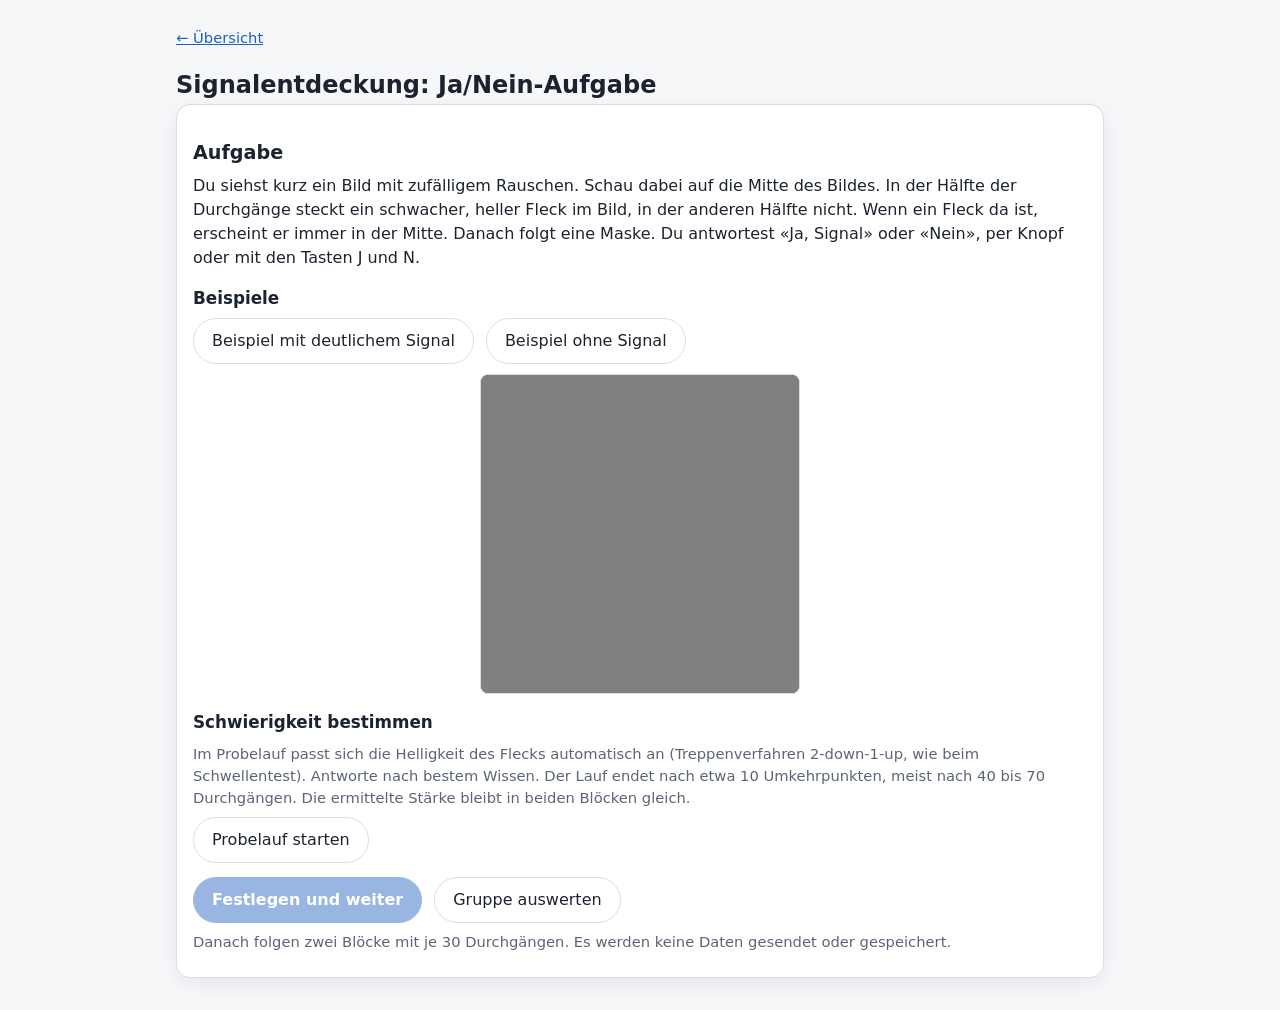
<file: psychophysik/signalentdeckung.html>
<!doctype html>
<html lang="de">
<head>
<meta charset="utf-8">
<meta name="viewport" content="width=device-width, initial-scale=1">
<title>Signalentdeckung: Ja/Nein-Aufgabe</title>
<link rel="stylesheet" href="../shared/base.css">
<style>
[hidden] { display: none !important; }
.crumb { margin: 0 0 10px; font-size: .92rem; }
.crumb a { color: var(--accent); display: inline-flex; align-items: center; min-height: 44px; }
.lead { margin: .25rem 0 1rem; }
.stagewrap { display: flex; justify-content: center; margin: 10px 0; }
canvas.stage {
  width: min(100%, 320px); aspect-ratio: 1 / 1; height: auto; display: block;
  image-rendering: pixelated; border: 1px solid var(--border); border-radius: 8px; background: #808080;
}
canvas.small { width: min(100%, 200px); }
.answers { display: grid; grid-template-columns: 1fr 1fr; gap: 12px; }
.answers .btn { min-height: 60px; font-size: 1.1rem; border-radius: var(--radius); }
.answers .btn .key { display: block; font-size: .8rem; font-weight: 400; opacity: .85; }
.runhead { gap: 8px 12px; }
.fb { min-height: 1.7em; margin: .6rem 0 0; font-weight: 600; text-align: center; }
.fb.good { color: var(--good); }
.fb.bad { color: var(--bad); }
.prompt { text-align: center; margin: .25rem 0 .6rem; min-height: 1.5em; }
.matrix { width: 100%; border-collapse: collapse; font-size: .95rem; margin: 6px 0; table-layout: fixed; }
.matrix th, .matrix td { border: 1px solid var(--border); padding: 6px 8px; text-align: center; vertical-align: middle; }
.matrix thead th { background: var(--accent-soft); font-weight: 600; }
.matrix tbody th { text-align: left; font-weight: 600; background: var(--accent-soft); width: 28%; }
.matrix td b { display: block; font-size: 1.15rem; }
.matrix td span { font-size: .85rem; color: var(--muted); }
.matrix.compact { font-size: .8rem; }
.matrix.compact th, .matrix.compact td { padding: 3px 4px; }
.matrix.compact td b { display: inline; font-size: .95rem; margin-left: 4px; }
.matrix.compact td span { font-size: .78rem; }
.slider-row { display: grid; grid-template-columns: auto 1fr auto; gap: 10px; align-items: center; }
.slider-row input { min-height: 44px; }
.stats { display: grid; grid-template-columns: repeat(auto-fit, minmax(150px, 1fr)); gap: 12px; margin: 12px 0; }
.stat { border: 1px solid var(--border); border-radius: 12px; padding: 10px 12px; background: var(--card); }
.stat .v { font-size: 1.3rem; font-weight: 700; }
.stat .l { font-size: .85rem; color: var(--muted); }
.chartbox { width: 100%; overflow: hidden; display: flex; justify-content: center; }
.chart text { fill: var(--muted); font: 12px var(--font); }
.chart .axis { stroke: var(--muted); stroke-width: 1; }
.chart .grid { stroke: var(--border); stroke-width: 1; stroke-dasharray: 2 4; }
.chart .diag { stroke: var(--muted); stroke-width: 1.5; stroke-dasharray: 6 4; fill: none; }
.chart .curve { stroke: var(--fg); stroke-width: 2; fill: none; }
.chart .mL { fill: var(--accent); stroke: var(--card); stroke-width: 1.5; }
.chart .mK { fill: var(--warn); stroke: var(--card); stroke-width: 1.5; }
.chart .mean { stroke: var(--fg); stroke-width: 2.5; }
.legend { display: flex; flex-wrap: wrap; gap: 6px 16px; font-size: .88rem; color: var(--muted); margin: .25rem 0 0; }
.legend span { display: inline-flex; align-items: center; gap: 6px; }
table.tbl { border-collapse: collapse; width: 100%; font-size: .92rem; }
table.tbl th, table.tbl td { border-bottom: 1px solid var(--border); padding: 6px 8px; text-align: left; vertical-align: top; }
table.tbl th { font-weight: 600; color: var(--muted); }
table.tbl td.num, table.tbl th.num { text-align: right; font-variant-numeric: tabular-nums; white-space: nowrap; }
@media (max-width: 600px) { table.tbl { font-size: .85rem; } table.tbl th, table.tbl td { padding: 6px 4px; } }
#res-table { table-layout: fixed; }
#res-table th:first-child { width: 36%; }
#res-table th.num { white-space: normal; text-align: right; }
#res-table th .sub { display: block; font-weight: 400; }
table.tbl tr.sum td, table.tbl tr.sum th { font-weight: 700; border-top: 2px solid var(--border); }
.scroll { overflow-x: auto; }
details { margin: .5rem 0; }
summary { cursor: pointer; min-height: 44px; padding: 10px 0; }
.msg-error { border-left: 4px solid var(--bad); background: var(--bad-soft); padding: 10px 14px; border-radius: 8px; margin: 0 0 12px; }
ul.plain { margin: .25rem 0; padding-left: 1.2rem; }
.formula { font-family: ui-monospace, SFMono-Regular, Menlo, Consolas, monospace; font-size: .88rem; margin: .25rem 0; }
.probe-res { margin-top: 12px; }
@media (max-height: 700px) {
  canvas.stage { width: min(100%, 240px); }
}
</style>
</head>
<body>
<div class="page">
  <p class="crumb"><a href="index.html">&larr; Übersicht</a></p>
  <h1>Signalentdeckung: Ja/Nein-Aufgabe</h1>
  <div id="live" class="sr-only" role="status" aria-live="polite"></div>

  <!-- 1. Aufgabe und Schwierigkeit -->
  <section id="view-setup" class="card" aria-labelledby="h-setup">
    <h2 id="h-setup" tabindex="-1">Aufgabe</h2>
    <p class="lead">Du siehst kurz ein Bild mit zufälligem Rauschen. Schau dabei auf die Mitte des Bildes. In der Hälfte der Durchgänge steckt ein schwacher, heller Fleck im Bild, in der anderen Hälfte nicht. Wenn ein Fleck da ist, erscheint er immer in der Mitte. Danach folgt eine Maske. Du antwortest «Ja, Signal» oder «Nein», per Knopf oder mit den Tasten J und N.</p>
    <h3>Beispiele</h3>
    <div class="row">
      <button type="button" class="btn" id="btn-ex-sig">Beispiel mit deutlichem Signal</button>
      <button type="button" class="btn" id="btn-ex-no">Beispiel ohne Signal</button>
    </div>
    <div class="stagewrap"><canvas id="cv-ex" class="stage" width="160" height="160" role="img" aria-label="Beispielbild"></canvas></div>
    <h3>Schwierigkeit bestimmen</h3>
    <p id="diff-hint" class="hint">Im Probelauf passt sich die Helligkeit des Flecks automatisch an (Treppenverfahren 2-down-1-up, wie beim Schwellentest). Antworte nach bestem Wissen. Der Lauf endet nach etwa 10 Umkehrpunkten, meist nach 40 bis 70 Durchgängen. Die ermittelte Stärke bleibt in beiden Blöcken gleich.</p>
    <div class="row">
      <button type="button" class="btn" id="btn-probe">Probelauf starten</button>
    </div>
    <div class="probe-res" id="probe-res" aria-live="polite" hidden></div>
    <div class="row" style="margin-top:14px">
      <button type="button" class="btn primary" id="btn-lock" disabled>Festlegen und weiter</button>
      <a class="btn ghost" href="#gruppe" id="link-group" style="text-decoration:none;display:inline-flex;align-items:center">Gruppe auswerten</a>
    </div>
    <p class="hint" id="setup-hint">Es werden keine Daten gesendet oder gespeichert.</p>
  </section>

  <!-- 2. Matrix vor dem Block -->
  <section id="view-pre" class="card" aria-labelledby="h-pre" hidden>
    <h2 id="h-pre" tabindex="-1">Block 1 von 2</h2>
    <p id="pre-prev" class="muted" hidden></p>
    <p>Für jede Antwort gibt es Punkte oder Abzug. Die Matrix bleibt während des Blocks sichtbar.</p>
    <div id="pre-matrix"></div>
    <div class="row" style="margin-top:12px">
      <button type="button" class="btn primary" id="btn-block-start">Block starten</button>
    </div>
  </section>

  <!-- 3. Durchgänge (Probelauf und Blöcke) -->
  <section id="view-run" class="card" aria-labelledby="h-run" hidden>
    <div class="row between runhead">
      <h2 id="h-run" tabindex="-1" style="margin:0">Probelauf</h2>
      <span class="chip" id="run-count">Durchgang 1 von 20</span>
      <span class="chip" id="run-score" hidden>Punkte: 0</span>
    </div>
    <div id="run-matrix" hidden></div>
    <div class="stagewrap"><canvas id="cv" class="stage" width="160" height="160" role="img" aria-label="Reizfeld"></canvas></div>
    <p class="prompt" id="run-prompt" role="status">&nbsp;</p>
    <div class="answers">
      <button type="button" class="btn" id="btn-yes" disabled>Ja, Signal<span class="key">Taste J</span></button>
      <button type="button" class="btn" id="btn-no" disabled>Nein<span class="key">Taste N</span></button>
    </div>
    <p class="fb" id="run-fb" aria-live="polite">&nbsp;</p>
    <div class="row end"><button type="button" class="btn ghost" id="btn-cancel">Abbrechen</button></div>
  </section>

  <!-- 4. Ergebnis -->
  <section id="view-result" class="card" aria-labelledby="h-result" hidden>
    <h2 id="h-result" tabindex="-1">Ergebnis</h2>
    <div class="scroll"><table class="tbl" id="res-table"></table></div>
    <p class="hint" id="res-prec"></p>
    <details>
      <summary>Berechnung</summary>
      <p class="formula">Trefferrate H = Treffer / (Treffer + Verpasser)</p>
      <p class="formula">Fehlalarmrate FA = Fehlalarme / (Fehlalarme + Korrekte Ablehnungen)</p>
      <p class="formula">d′ = z(H) − z(FA)</p>
      <p class="formula">c = −(z(H) + z(FA)) / 2</p>
      <p class="hint">z ist die Umkehrfunktion der Standardnormalverteilung. Ist H oder FA gleich 0 oder 1, werden beide Raten log-linear korrigiert: H = (Treffer + 0.5) / (Signal-Durchgänge + 1), FA = (Fehlalarme + 0.5) / (Catch-Durchgänge + 1).</p>
    </details>
    <h3>ROC-Diagramm</h3>
    <div class="chartbox" id="roc-wrap"></div>
    <div class="legend" id="roc-legend" aria-hidden="true"></div>
    <h3>Was bedeutet das für dich?</h3>
    <div id="res-explain"></div>
    <h3>Ergebnis-Code</h3>
    <p class="hint">Enthält nur das Ergebnis, keine Namen. Gib den Code für die Gruppenauswertung weiter.</p>
    <div class="code" id="res-code" tabindex="0"></div>
    <div class="row" style="margin-top:8px">
      <button type="button" class="btn" id="btn-copy">Code kopieren</button>
      <span id="copy-msg" class="hint" role="status"></span>
    </div>
    <div class="row" style="margin-top:16px">
      <a class="btn" id="link-group2" href="#gruppe" style="text-decoration:none;display:inline-flex;align-items:center">Gruppe auswerten</a>
      <button type="button" class="btn ghost" id="btn-again">Noch einmal</button>
    </div>
  </section>

  <!-- 5. Gruppe auswerten -->
  <section id="view-group" class="card" aria-labelledby="h-group" hidden>
    <h2 id="h-group" tabindex="-1">Gruppe auswerten</h2>
    <label for="group-in">Ergebnis-Codes (ein Code pro Zeile)</label>
    <textarea id="group-in" rows="6" spellcheck="false" autocomplete="off" autocapitalize="off" placeholder="HSLU-sdt-v2...."></textarea>
    <p class="hint">Leerzeilen und doppelte Codes werden ignoriert. Ungültige Zeilen werden benannt.</p>
    <div class="row">
      <button type="button" class="btn primary" id="btn-group-run">Auswerten</button>
      <button type="button" class="btn ghost" id="btn-group-back">Zurück</button>
    </div>
    <div id="group-out" aria-live="polite" style="margin-top:12px"></div>
  </section>
</div>

<script>
(function () {
'use strict';

/* ======================================================================
   Testhaken (siehe README): window.__test darf VOR dem Laden gesetzt werden,
   z. B. {instant:true, observer:function(trial){return true;}, config:{...}}.
   ====================================================================== */
var T = window.__test = window.__test || {};

/* ===== Konfiguration (Werte sind im README dokumentiert) ===== */
var CONFIG = {
  trialsPerBlock: 30,     // je Block, genau die Hälfte mit Signal (15 Signal, 15 Catch)
  size: 160,              // Bildkantenlänge in Pixeln (wird per CSS vergrössert)
  meanGray: 128,
  sigma: 28,              // Standardabweichung der Pixelhelligkeit (Grauwerte)
  blobW: 14,              // Breite (Sigma) des weichen Flecks in Pixeln
  ampMin: 0.5,            // Fleck-Amplitude bei "schwierigster" Reglerstellung (Grauwerte)
  ampMax: 16,             // Fleck-Amplitude bei "leichtester" Reglerstellung
  exampleAmp: 40,         // Amplitude im Beispielbild (bewusst stärker als die leichteste Reglerstellung 16, damit der Fleck gut sichtbar ist)
  // Ort des Flecks: nie in der Ausschlusszone um das Kreuz (Bildmitte), sondern auf einem schmalen Ring
  exclR: 40,              // Ausschlusszone: Abstand Fleckmitte zur Kreuzmitte nie kleiner (Pixel)
  bandMin: 44,            // Ring der erlaubten Fleckmitten: innerer Radius (Pixel), >= exclR + 4
  bandMax: 52,            // äusserer Radius; durch edgeMin begrenzt (Bild 160 px: 80 - 28 = 52)
  edgeMin: 28,            // Mindestabstand der Fleckmitte zum Bildrand (2 sigma)
  // Fixationskreuz: klein, mit wenig Kontrast, heller als der Hintergrund (Nachbild dann dunkel)
  showCross: false,       // Fixationskreuz aus: Fleck liegt immer in der Mitte
  crossArm: 5,            // Armlänge ab Kreuzmitte (Pixel)
  crossWidth: 2,          // Strichstärke (Pixel, ganzzahlig)
  crossGray: 184,         // Grauwert des Kreuzes (Hintergrund 128)
  fixMs: 400, stimMs: 500, maskMs: 150, feedbackMs: 500, itiMs: 0,
  maskBlock: 8,           // Kantenlänge der Maskenblöcke in Pixeln
  // Treppenverfahren (2-down-1-up) auf die Fleck-Amplitude; Antwort richtig = Treffer oder korrekte Ablehnung
  startAmp: 10, nDown: 2, stepLarge: 1.5, stepSmall: 1.2, switchAfterReversals: 2,
  reversalsTarget: 10, meanLast: 6, minRev: 4, maxTrials: 80,
  payoff: {
    liberal:      { hit: 1, cr: 1, miss: -4, fa: -1 },   // Verpasser teuer
    konservativ:  { hit: 1, cr: 1, miss: -1, fa: -4 }    // Fehlalarm teuer
  }
};
if (T.config) { for (var ck in T.config) { if (Object.prototype.hasOwnProperty.call(T.config, ck)) CONFIG[ck] = T.config[ck]; } }

var BLOCK_LABEL = { liberal: 'Verpasser teuer', konservativ: 'Fehlalarm teuer' };
var OUTCOME_WORD = { hit: 'Treffer', miss: 'Verpasser', fa: 'Fehlalarm', cr: 'Korrekte Ablehnung' };

/* ===== Zufall ===== */
function mulberry32(a) {
  return function () {
    a |= 0; a = a + 0x6D2B79F5 | 0;
    var t = Math.imul(a ^ a >>> 15, 1 | a);
    t = t + Math.imul(t ^ t >>> 7, 61 | t) ^ t;
    return ((t ^ t >>> 14) >>> 0) / 4294967296;
  };
}
function makeGauss(rng) {
  var spare = null;
  return function () {
    if (spare !== null) { var s = spare; spare = null; return s; }
    var u = 0; while (u === 0) u = rng();
    var v = rng();
    var m = Math.sqrt(-2 * Math.log(u));
    spare = m * Math.sin(2 * Math.PI * v);
    return m * Math.cos(2 * Math.PI * v);
  };
}
function readSeed() {
  var m = /[?&]seed=(\d+)/.exec(location.search);
  if (m) return (parseInt(m[1], 10) >>> 0);
  if (typeof T.seed === 'number') return T.seed >>> 0;
  return (Math.random() * 4294967296) >>> 0;
}
var SEED = readSeed();
var rngMain = mulberry32(SEED);
var gaussMain = makeGauss(rngMain);

/* ======================================================================
   Statistik: Normalverteilung und SDT
   ====================================================================== */
// Umkehrfunktion der Standardnormalverteilung (Wichura, Algorithmus AS 241, PPND16)
function qnorm(p) {
  if (!(p > 0 && p < 1)) {
    if (p === 0) return -Infinity;
    if (p === 1) return Infinity;
    return NaN;
  }
  var q = p - 0.5, r, val;
  if (Math.abs(q) <= 0.425) {
    r = 0.180625 - q * q;
    return q * (((((((r * 2509.0809287301226727 + 33430.575583588128105) * r + 67265.770927008700853) * r +
      45921.953931549871457) * r + 13731.693765509461125) * r + 1971.5909503065514427) * r + 133.14166789178437745) * r +
      3.387132872796366608) /
      (((((((r * 5226.495278852545925 + 28729.085735721942674) * r + 39307.89580009271061) * r +
      21213.794301586595867) * r + 5394.1960214247511077) * r + 687.1870074920579083) * r + 42.313330701600911252) * r + 1);
  }
  r = q < 0 ? p : 1 - p;
  r = Math.sqrt(-Math.log(r));
  if (r <= 5) {
    r -= 1.6;
    val = (((((((r * 7.7454501427834140764e-4 + 0.0227238449892691845833) * r + 0.24178072517745061177) * r +
      1.27045825245236838258) * r + 3.64784832476320460504) * r + 5.7694972214606914055) * r + 4.6303378461565452959) * r +
      1.42343711074968357734) /
      (((((((r * 1.05075007164441684324e-9 + 5.475938084995344946e-4) * r + 0.0151986665636164571966) * r +
      0.14810397642748007459) * r + 0.68976733498510000455) * r + 1.6763848301838038494) * r + 2.05319162663775882187) * r + 1);
  } else {
    r -= 5;
    val = (((((((r * 2.01033439929228813265e-7 + 2.71155556874348757815e-5) * r + 0.0012426609473880784386) * r +
      0.026532189526576123093) * r + 0.29656057182850489123) * r + 1.7848265399172913358) * r + 5.4637849111641143699) * r +
      6.6579046435011037772) /
      (((((((r * 2.04426310338993978564e-15 + 1.4215117583164458887e-7) * r + 1.8463183175100546818e-5) * r +
      7.868691311456132591e-4) * r + 0.0148753612908506148525) * r + 0.13692988092273580531) * r + 0.59983220655588793769) * r + 1);
  }
  return q < 0 ? -val : val;
}
// Standardnormal-Verteilungsfunktion (nur für das Zeichnen der Kurven; Fehler < 1.2e-7)
function erfc(x) {
  var z = Math.abs(x), t = 1 / (1 + 0.5 * z);
  var r = t * Math.exp(-z * z - 1.26551223 + t * (1.00002368 + t * (0.37409196 + t * (0.09678418 + t * (-0.18628806 +
    t * (0.27886807 + t * (-1.13520398 + t * (1.48851587 + t * (-0.82215223 + t * 0.17087277)))))))));
  return x >= 0 ? r : 2 - r;
}
function pnorm(x) { return 0.5 * erfc(-x / Math.SQRT2); }

// Zählwerte -> Raten, d' und c (Ja = "Signal vorhanden").
function computeSDT(h, m, fa, cr) {
  var nS = h + m, nN = fa + cr;
  if (!(nS > 0) || !(nN > 0)) return null;
  var H0 = h / nS, F0 = fa / nN, H = H0, F = F0, corrected = false;
  if (H0 === 0 || H0 === 1 || F0 === 0 || F0 === 1) {
    H = (h + 0.5) / (nS + 1);
    F = (fa + 0.5) / (nN + 1);
    corrected = true;
  }
  var zH = qnorm(H), zF = qnorm(F);
  return { hits: h, misses: m, fas: fa, crs: cr, nSignal: nS, nNoise: nN, H0: H0, F0: F0, H: H, F: F,
           zH: zH, zF: zF, dprime: zH - zF, c: -0.5 * (zH + zF), corrected: corrected };
}

/* ======================================================================
   Reiz-Generator (rein; wird auch getestet)
   ====================================================================== */
function blobProfile(size, w, cx, cy) {
  var p = new Float64Array(size * size);
  if (cx == null) cx = (size - 1) / 2;
  if (cy == null) cy = (size - 1) / 2;
  for (var y = 0; y < size; y++) {
    for (var x = 0; x < size; x++) {
      var dx = x - cx, dy = y - cy;
      p[y * size + x] = Math.exp(-(dx * dx + dy * dy) / (2 * w * w));
    }
  }
  return p;
}
// Liefert RGBA-Bytes (Grau) eines Rauschbildes, optional mit weichem hellem Fleck an Position opt.pos {x, y}
// (Pixelindex der Fleckmitte; ohne Angabe: Bildmitte, nur für Tests).
function makeStimulus(gauss, signal, amp, opt) {
  opt = opt || {};
  var size = opt.size || CONFIG.size, sigma = opt.sigma != null ? opt.sigma : CONFIG.sigma;
  var mean = opt.meanGray != null ? opt.meanGray : CONFIG.meanGray, w = opt.blobW || CONFIG.blobW;
  var pos = opt.pos || null;
  var prof = signal ? blobProfile(size, w, pos ? pos.x : null, pos ? pos.y : null) : null;
  var out = new Uint8ClampedArray(size * size * 4);
  for (var i = 0; i < size * size; i++) {
    var v = mean + sigma * gauss() + (signal ? amp * prof[i] : 0);
    out[4 * i] = v; out[4 * i + 1] = v; out[4 * i + 2] = v; out[4 * i + 3] = 255;
  }
  return out;
}
// Mitte des Bildes = Mitte des Kreuzes (Pixelindex)
function centerOf(size) { return (size - 1) / 2; }
// Fleckposition auf dem Ring [bandMin, bandMax] um die Kreuzmitte. theta: Winkel (Bogenmass), rng liefert den Radius
// (gleichmässig nach Fläche im Ring). Rückgabe: Pixelindex der Fleckmitte.
function positionAt(theta, rng) {
  var a = CONFIG.bandMin, b = CONFIG.bandMax;
  var r = Math.sqrt(a * a + rng() * (b * b - a * a)), c = centerOf(CONFIG.size);
  return { x: c + r * Math.cos(theta), y: c + r * Math.sin(theta), r: r, theta: theta };
}
// k Positionen mit gleichmässiger Winkelverteilung: Kreis in k gleiche Sektoren, in jedem ein zufälliger Winkel,
// zufällige Drehung des Rasters, zufällige Reihenfolge. Jede einzelne Position ist über den Ring gleichverteilt.
function makePositions(k, rng) {
  var out = [], i, off = rng() * 2 * Math.PI;
  for (i = 0; i < k; i++) out.push(positionAt(off + (i + rng()) * 2 * Math.PI / k, rng));
  for (i = k - 1; i > 0; i--) { var j = Math.floor(rng() * (i + 1)); var t = out[i]; out[i] = out[j]; out[j] = t; }
  return out;
}
// Ist die Position zulässig? (Ausschlusszone, Ring, Randabstand)
function positionOk(p) {
  var c = centerOf(CONFIG.size), r = Math.sqrt((p.x - c) * (p.x - c) + (p.y - c) * (p.y - c));
  var edge = Math.min(p.x + 0.5, CONFIG.size - 0.5 - p.x, p.y + 0.5, CONFIG.size - 0.5 - p.y);
  return r >= CONFIG.exclR && r >= CONFIG.bandMin - 1e-9 && r <= CONFIG.bandMax + 1e-9 && edge >= CONFIG.edgeMin - 1e-9;
}
function makeMask(rng, size, block) {
  var out = new Uint8ClampedArray(size * size * 4), nb = Math.ceil(size / block), vals = [], i, x, y;
  for (i = 0; i < nb * nb; i++) vals.push(Math.round(30 + rng() * 195));
  for (y = 0; y < size; y++) {
    for (x = 0; x < size; x++) {
      var v = vals[Math.floor(y / block) * nb + Math.floor(x / block)], o = 4 * (y * size + x);
      out[o] = v; out[o + 1] = v; out[o + 2] = v; out[o + 3] = 255;
    }
  }
  return out;
}
// Genau die Hälfte der Durchgänge mit Signal, zufällige Reihenfolge (Fisher-Yates).
function makeSchedule(n, rng) {
  var a = [], i;
  for (i = 0; i < n; i++) a.push(i < Math.floor(n / 2));
  for (i = n - 1; i > 0; i--) { var j = Math.floor(rng() * (i + 1)); var t = a[i]; a[i] = a[j]; a[j] = t; }
  return a;
}
// Ablaufplan eines Blocks: Reihenfolge Signal/Catch und für jedes Signal eine Position (Ausschlusszone beachtet).
function makePlan(n, rng) {
  var sched = makeSchedule(n, rng), k = 0, i;
  for (i = 0; i < n; i++) if (sched[i]) k++;
  var plan = [];
  for (i = 0; i < n; i++) plan.push({ signal: sched[i], pos: null });
  return plan;
}
function Staircase(c) {
  this.c = c; this.level = c.startAmp; this.run = 0; this.lastDir = 0; this.n = 0; this.rev = []; this.done = false; this.amp = null;
}
Staircase.prototype.record = function (ok) {
  var c = this.c, move = 0, lvl = this.level;
  this.n++;
  if (ok) { if (++this.run >= c.nDown) { this.run = 0; move = -1; } } else { this.run = 0; move = 1; }
  if (move) {
    if (this.lastDir && move !== this.lastDir) this.rev.push(lvl);
    this.lastDir = move;
    var st = this.rev.length >= c.switchAfterReversals ? c.stepSmall : c.stepLarge;
    this.level = Math.min(c.ampMax, Math.max(c.ampMin, move < 0 ? lvl / st : lvl * st));
  }
  if (this.rev.length >= c.reversalsTarget || this.n >= c.maxTrials) {
    this.done = true;
    if (this.rev.length >= c.minRev) {
      var u = this.rev.slice(-c.meanLast), sum = 0;
      u.forEach(function (x) { sum += Math.log(x); });
      this.amp = Math.exp(sum / u.length);   // geometrisches Mittel (logarithmische Schritte)
    }
  }
};
function classify(signal, yes) { return signal ? (yes ? 'hit' : 'miss') : (yes ? 'fa' : 'cr'); }

/* ======================================================================
   Ergebnis-Code
   ====================================================================== */
var CODE_VERSION = 2;
function checksum(s) {
  var h = 7;
  for (var i = 0; i < s.length; i++) h = (h * 31 + s.charCodeAt(i)) % 46656;
  var t = h.toString(36);
  while (t.length < 3) t = '0' + t;
  return t;
}
function newId(rng) {
  var t = Math.floor(rng() * 1679616).toString(36);
  while (t.length < 4) t = '0' + t;
  return t;
}
// order: ['liberal','konservativ'] oder umgekehrt; cL/cK: {hit, miss, fa, cr}
function buildCode(id, order, cL, cK) {
  function blk(c) { return c.hit + '-' + c.miss + '-' + c.fa + '-' + c.cr; }
  var payload = 'HSLU-sdt-v' + CODE_VERSION + '.' + id + '.' + (order[0] === 'liberal' ? 'lk' : 'kl') + '.' + blk(cL) + '.' + blk(cK);
  return payload + '.' + checksum(payload);
}
function parseCode(str) {
  var s = String(str).trim(), low = s.toLowerCase();
  if (!/^hslu-/.test(low)) return { ok: false, reason: 'kein Ergebnis-Code' };
  var m = /^hslu-([a-z]+)-v(\d+)\./.exec(low);
  if (!m) return { ok: false, reason: 'kein Ergebnis-Code' };
  if (m[1] !== 'sdt') return { ok: false, reason: 'Code gehört zu einer anderen Seite (' + m[1] + ')' };
  if (m[2] === '1') return { ok: false, reason: 'Version v1 ist veraltet (andere Aufgabe: Fleck in der Bildmitte, 50 Durchgänge je Block) und nicht mit v2 vergleichbar. Aufgabe neu durchführen' };
  if (m[2] !== String(CODE_VERSION)) return { ok: false, reason: 'Version v' + m[2] + ' wird nicht unterstützt' };
  var q = /^hslu-sdt-v2\.([0-9a-z]{4})\.(lk|kl)\.(\d{1,3})-(\d{1,3})-(\d{1,3})-(\d{1,3})\.(\d{1,3})-(\d{1,3})-(\d{1,3})-(\d{1,3})\.([0-9a-z]{3})$/.exec(low);
  if (!q) return { ok: false, reason: 'Format ungültig' };
  var payload = 'HSLU-sdt-v2.' + low.slice('hslu-sdt-v2.'.length, low.lastIndexOf('.'));
  if (checksum(payload) !== q[11]) return { ok: false, reason: 'Prüfsumme stimmt nicht (Tippfehler?)' };
  function n(i) { return parseInt(q[i], 10); }
  var L = { hit: n(3), miss: n(4), fa: n(5), cr: n(6) }, K = { hit: n(7), miss: n(8), fa: n(9), cr: n(10) };
  if (L.hit + L.miss < 1 || L.fa + L.cr < 1 || K.hit + K.miss < 1 || K.fa + K.cr < 1) return { ok: false, reason: 'Werte unplausibel' };
  return { ok: true, id: q[1], order: q[2] === 'lk' ? ['liberal', 'konservativ'] : ['konservativ', 'liberal'], liberal: L, konservativ: K };
}

/* ===== Hilfen ===== */
function $(id) { return document.getElementById(id); }
function sleep(ms) { return new Promise(function (r) { setTimeout(r, T.instant ? 0 : ms); }); }
function fmt2(x) { return (Math.abs(x) < 0.005 ? 0 : x).toFixed(2).replace('-', '−'); }
function signed(n) { return (n > 0 ? '+' : n < 0 ? '−' : '') + Math.abs(n); }
function pct(k, n) { return n > 0 ? Math.round(100 * k / n) + ' %' : '–'; }
function ratio(x) { return (Math.round(x * 100) / 100).toFixed(2); }
var NS = 'http://www.w3.org/2000/svg';
function el(name, attrs, parent) {
  var e = document.createElementNS(NS, name);
  for (var k in attrs) { if (Object.prototype.hasOwnProperty.call(attrs, k)) e.setAttribute(k, attrs[k]); }
  if (parent) parent.appendChild(e);
  return e;
}
function copyText(text, msgEl) {
  function fallback() {
    var ok = false;
    try {
      var ta = document.createElement('textarea');
      ta.value = text; ta.setAttribute('readonly', ''); ta.style.position = 'fixed'; ta.style.opacity = '0';
      document.body.appendChild(ta); ta.select(); ok = document.execCommand('copy'); document.body.removeChild(ta);
    } catch (e) { ok = false; }
    msgEl.textContent = ok ? 'Kopiert.' : 'Kopieren nicht möglich. Markiere den Code und kopiere ihn von Hand.';
  }
  try {
    if (navigator.clipboard && navigator.clipboard.writeText) {
      navigator.clipboard.writeText(text).then(function () { msgEl.textContent = 'Kopiert.'; }, fallback);
    } else { fallback(); }
  } catch (e) { fallback(); }
}

/* ======================================================================
   Oberfläche
   ====================================================================== */
var VIEWS = ['view-setup', 'view-pre', 'view-run', 'view-result', 'view-group'];
function show(id, focusId) {
  VIEWS.forEach(function (v) { $(v).hidden = (v !== id); });
  var f = $(focusId || '');
  if (f) { try { f.focus({ preventScroll: true }); } catch (e) { f.focus(); } }
  window.scrollTo(0, 0);
}
function live(msg) { $('live').textContent = msg; }

var S = {
  run: 0, awaiting: null, interrupted: false, inTrial: false,
  amp: null, stair: null, probeDone: false, locked: false,
  order: null, blocks: {}, last: null, id: null, blockIndex: 0
};
T.log = [];
T.exposures = [];

var cv = $('cv'), g2 = cv.getContext('2d');
var cvEx = $('cv-ex'), gEx = cvEx.getContext('2d');
function putImage(ctx2, bytes) {
  var img = ctx2.createImageData(CONFIG.size, CONFIG.size);
  img.data.set(bytes);
  ctx2.putImageData(img, 0, 0);
}
// Graue Fläche; mit cross = true zusätzlich das kleine Fixationskreuz in der Bildmitte.
function drawBlank(ctx2, cross) {
  var g = CONFIG.meanGray, n = CONFIG.size, h = n / 2;
  ctx2.fillStyle = 'rgb(' + g + ',' + g + ',' + g + ')';
  ctx2.fillRect(0, 0, n, n);
  if (cross && CONFIG.showCross) {
    var a = CONFIG.crossArm, w = CONFIG.crossWidth, k = CONFIG.crossGray;
    ctx2.fillStyle = 'rgb(' + k + ',' + k + ',' + k + ')';
    ctx2.fillRect(h - a, h - w / 2, 2 * a, w);
    ctx2.fillRect(h - w / 2, h - a, w, 2 * a);
  }
}

function matrixHTML(kind, compact) {
  var p = CONFIG.payoff[kind];
  var t = document.createElement('table');
  t.className = 'matrix' + (compact ? ' compact' : '');
  var cap = document.createElement('caption'); cap.className = 'sr-only'; cap.textContent = 'Punkte pro Antwort'; t.appendChild(cap);
  var thead = document.createElement('thead'), r0 = document.createElement('tr');
  ['', 'Antwort «Ja»', 'Antwort «Nein»'].forEach(function (h) {
    var th = document.createElement('th'); th.scope = 'col'; th.textContent = h; r0.appendChild(th);
  });
  thead.appendChild(r0); t.appendChild(thead);
  var tb = document.createElement('tbody');
  function row(head, a, b) {
    var tr = document.createElement('tr'), th = document.createElement('th'); th.scope = 'row'; th.textContent = head; tr.appendChild(th);
    [a, b].forEach(function (c) {
      var td = document.createElement('td');
      var s = document.createElement('span'); s.textContent = OUTCOME_WORD[c];
      var bb = document.createElement('b'); bb.textContent = signed(p[c]);
      td.appendChild(s); td.appendChild(bb); tr.appendChild(td);
    });
    tb.appendChild(tr);
  }
  row('Signal vorhanden', 'hit', 'miss');
  row('Kein Signal', 'fa', 'cr');
  t.appendChild(tb);
  return t;
}

/* ===== Darstellung eines Durchgangs ===== */
function frame() { return new Promise(function (r) { requestAnimationFrame(r); }); }
// Zeichnet drawA, wechselt nach ms zu drawB. Liefert die gemessene Dauer von A.
function exposure(ms, drawA, drawB) {
  return new Promise(function (resolve) {
    if (T.instant) { drawA(); drawB(); resolve(0); return; }
    requestAnimationFrame(function () {
      drawA();
      var t0 = performance.now();
      (function tick() {
        requestAnimationFrame(function () {
          var now = performance.now();
          if (now - t0 >= ms - 8) { drawB(); resolve(now - t0); } else { tick(); }
        });
      })();
    });
  });
}

function setButtons(on) { $('btn-yes').disabled = !on; $('btn-no').disabled = !on; }
function setPrompt(t) { $('run-prompt').textContent = t || ' '; }
function setFb(t, cls) { var f = $('run-fb'); f.textContent = t || ' '; f.className = 'fb' + (cls ? ' ' + cls : ''); }

function waitResponse(info) {
  return new Promise(function (resolve) {
    S.awaiting = { resolve: resolve };
    setButtons(true);
    setPrompt('Signal vorhanden?');
    drawBlank(g2, false);
    live('Antwort bitte: Ja oder Nein');
    if (typeof T.observer === 'function') {
      setTimeout(function () {
        var a = T.observer(info);
        if (a === true || a === 'ja' || a === 'Ja') answer(true);
        else if (a === false || a === 'nein' || a === 'Nein') answer(false);
      }, 0);
    }
  });
}
function answer(yes) {
  var w = S.awaiting;
  if (!w) return;
  S.awaiting = null;
  setButtons(false);
  w.resolve(yes);
}

// Ein Reiz-Durchgang: Fixation, Reiz, Maske, Antwort. Wiederholt bei Unterbrechung.
async function oneTrial(run, spec) {
  for (;;) {
    if (run !== S.run) return null;
    setFb('');
    setPrompt('');
    setButtons(false);
    drawBlank(g2, true);
    S.interrupted = false; S.inTrial = true;
    var stim = makeStimulus(gaussMain, spec.signal, S.amp, { pos: spec.pos });
    var mask = makeMask(rngMain, CONFIG.size, CONFIG.maskBlock);
    await sleep(CONFIG.fixMs);
    if (run !== S.run) { S.inTrial = false; return null; }
    var actual = await exposure(CONFIG.stimMs,
      function () { putImage(g2, stim); },
      function () { putImage(g2, mask); });
    await sleep(CONFIG.maskMs);
    S.inTrial = false;
    if (run !== S.run) return null;
    var bad = !T.instant && (S.interrupted || actual > CONFIG.stimMs + 100);
    if (bad) {
      T.log.push({ phase: spec.phase, block: spec.block, i: spec.i, invalid: true, expMs: actual });
      drawBlank(g2, false);
      setFb('Durchgang unterbrochen. Er wird wiederholt.');
      await sleep(1200);
      continue;
    }
    T.exposures.push(actual);
    var info = { phase: spec.phase, block: spec.block, i: spec.i, signal: spec.signal, pos: spec.pos, amp: S.amp,
                 payoff: spec.block ? CONFIG.payoff[spec.block] : null };
    T.current = info;
    var yes = await waitResponse(info);
    if (yes === null || run !== S.run) return null;
    return { yes: yes, actual: actual, outcome: classify(spec.signal, yes) };
  }
}

async function runTrials(run, phase, block, n, stair) {
  var plan = makePlan(n, rngMain);
  var counts = { hit: 0, miss: 0, fa: 0, cr: 0 }, score = 0;
  $('run-score').hidden = !block;
  $('run-score').textContent = 'Punkte: 0';
  for (var i = 0; i < n; i++) {
    if (stair) { if (stair.done) break; S.amp = stair.level; }
    $('run-count').textContent = 'Durchgang ' + (i + 1) + (stair ? '' : ' von ' + n);
    var r = await oneTrial(run, { phase: phase, block: block, i: i, signal: plan[i].signal, pos: plan[i].pos });
    if (!r) return null;
    counts[r.outcome]++;
    if (stair) stair.record(r.outcome === 'hit' || r.outcome === 'cr');
    var pts = block ? CONFIG.payoff[block][r.outcome] : 0;
    score += pts;
    T.log.push({ phase: phase, block: block, i: i, signal: plan[i].signal, pos: plan[i].pos, yes: r.yes, outcome: r.outcome, points: pts, amp: S.amp, expMs: r.actual });
    if (block) $('run-score').textContent = 'Punkte: ' + (score < 0 ? '−' + Math.abs(score) : score);
    var good = (r.outcome === 'hit' || r.outcome === 'cr');
    setFb(OUTCOME_WORD[r.outcome] + (block ? ': ' + signed(pts) : ''), good ? 'good' : 'bad');
    drawBlank(g2, false);
    setPrompt('');
    await sleep(CONFIG.feedbackMs);
    await sleep(CONFIG.itiMs);
  }
  return { counts: counts, score: score };
}

/* ===== Ablauf ===== */
async function startProbe() {
  S.run++;
  var run = S.run;
  S.amp = null; S.probeDone = false; updateLock();
  var stair = new Staircase(CONFIG);
  disarm();
  show('view-run', 'h-run');
  $('h-run').textContent = 'Probelauf';
  $('run-matrix').hidden = true;
  setFb(''); setPrompt(''); setButtons(false);
  drawBlank(g2, true);
  var res = await runTrials(run, 'probe', null, CONFIG.maxTrials, stair);
  if (!res) return;
  S.probe = res; S.stair = stair; S.amp = stair.amp; S.probeDone = stair.amp !== null;
  show('view-setup', 'btn-probe');
  renderProbe(res);
  live('Probelauf beendet');
}
function renderProbe(res) {
  var st = S.stair, c = res.counts, box = $('probe-res'); box.hidden = false; box.textContent = '';
  var a = document.createElement('p'), b = document.createElement('p'); b.className = 'hint';
  var strong = document.createElement('strong');
  strong.textContent = st.amp !== null ? 'Fleck-Stärke bestimmt: ' + st.amp.toFixed(1) + ' Grauwerte (' + st.n + ' Durchgänge, ' + st.rev.length + ' Umkehrpunkte).'
    : 'Stärke nicht bestimmbar (nur ' + st.rev.length + ' Umkehrpunkte nach ' + st.n + ' Durchgängen). Bitte Probelauf wiederholen.';
  a.appendChild(strong); box.appendChild(a);
  b.textContent = 'Treffer ' + c.hit + ', Verpasser ' + c.miss + ', Fehlalarme ' + c.fa + ', Korrekte Ablehnungen ' + c.cr + '.';
  box.appendChild(b);
  updateLock();
}
function updateLock() { $('btn-lock').disabled = !(S.probeDone && !S.locked); }

function lockAndStart() {
  S.locked = true;
  $('btn-probe').disabled = true; $('btn-lock').disabled = true;
  var ord = T.order;
  if (!(ord && ord.length === 2)) ord = rngMain() < 0.5 ? ['liberal', 'konservativ'] : ['konservativ', 'liberal'];
  S.order = ord.slice();
  S.blocks = {};
  S.blockIndex = 0;
  toPre(0);
}
function toPre(i) {
  S.blockIndex = i;
  var kind = S.order[i];
  show('view-pre', 'h-pre');
  $('h-pre').textContent = 'Block ' + (i + 1) + ' von 2';
  var pm = $('pre-matrix'); pm.textContent = ''; pm.appendChild(matrixHTML(kind, false));
  var prev = $('pre-prev');
  if (i > 0) {
    var b = S.blocks[S.order[0]];
    prev.hidden = false; prev.textContent = 'Block 1 beendet. Punkte: ' + (b.score < 0 ? '−' + Math.abs(b.score) : b.score) + '.';
  } else { prev.hidden = true; }
  live('Block ' + (i + 1) + ' von 2. Punktematrix: Verpasser ' + signed(CONFIG.payoff[kind].miss) + ', Fehlalarm ' + signed(CONFIG.payoff[kind].fa));
}
async function startBlock() {
  S.run++;
  var run = S.run, i = S.blockIndex, kind = S.order[i];
  disarm();
  show('view-run', 'h-run');
  $('h-run').textContent = 'Block ' + (i + 1) + ' von 2';
  var rm = $('run-matrix'); rm.textContent = ''; rm.appendChild(matrixHTML(kind, true)); rm.hidden = false;
  setFb(''); setPrompt(''); setButtons(false);
  drawBlank(g2, true);
  var res = await runTrials(run, 'block', kind, CONFIG.trialsPerBlock);
  if (!res) return;
  S.blocks[kind] = { counts: res.counts, score: res.score, order: i + 1 };
  if (i === 0) toPre(1); else finishAll();
}
function finishAll() {
  S.id = newId(rngMain);
  var r = { id: S.id, order: S.order.slice(), blocks: S.blocks, amp: S.amp };
  ['liberal', 'konservativ'].forEach(function (k) {
    var c = S.blocks[k].counts;
    r.blocks[k].sdt = computeSDT(c.hit, c.miss, c.fa, c.cr);
  });
  r.code = buildCode(S.id, S.order, S.blocks.liberal.counts, S.blocks.konservativ.counts);
  S.last = r; T.lastResult = r;
  show('view-result', 'h-result');
  renderResult(r);
  live('Ergebnis liegt vor');
}

/* ===== Ergebnisanzeige ===== */
function renderResult(r) {
  var tbl = $('res-table'); tbl.textContent = '';
  var first = r.order[0], second = r.order[1];
  var cols = [first, second];
  var thead = document.createElement('thead'), tr = document.createElement('tr');
  var th0 = document.createElement('th'); th0.scope = 'col'; th0.textContent = ''; tr.appendChild(th0);
  cols.forEach(function (k, i) {
    var th = document.createElement('th'); th.scope = 'col'; th.className = 'num';
    th.textContent = 'Block ' + (i + 1); var sub = document.createElement('span'); sub.className = 'sub'; sub.textContent = BLOCK_LABEL[k]; th.appendChild(sub); tr.appendChild(th);
  });
  thead.appendChild(tr); tbl.appendChild(thead);
  var tb = document.createElement('tbody');
  function row(label, fn, cls) {
    var r2 = document.createElement('tr'); if (cls) r2.className = cls;
    var th = document.createElement('th'); th.scope = 'row'; th.textContent = label; r2.appendChild(th);
    cols.forEach(function (k) { var td = document.createElement('td'); td.className = 'num'; td.textContent = fn(r.blocks[k], k); r2.appendChild(td); });
    tb.appendChild(r2);
  }
  var P = CONFIG.payoff;
  row('Punkte Treffer / Verpasser', function (b, k) { return signed(P[k].hit) + ' / ' + signed(P[k].miss); });
  row('Punkte Fehlalarm / Korrekte Ablehnung', function (b, k) { return signed(P[k].fa) + ' / ' + signed(P[k].cr); });
  row('Treffer', function (b) { return String(b.counts.hit); });
  row('Verpasser', function (b) { return String(b.counts.miss); });
  row('Fehlalarme', function (b) { return String(b.counts.fa); });
  row('Korrekte Ablehnungen', function (b) { return String(b.counts.cr); });
  row('Trefferrate', function (b) { return ratio(b.sdt.H0); });
  row('Fehlalarmrate', function (b) { return ratio(b.sdt.F0); });
  row('d′', function (b) { return fmt2(b.sdt.dprime) + (b.sdt.corrected ? ' *' : ''); }, 'sum');
  row('Kriterium c', function (b) { return fmt2(b.sdt.c) + (b.sdt.corrected ? ' *' : ''); }, 'sum');
  row('Punkte', function (b) { return b.score < 0 ? '−' + Math.abs(b.score) : String(b.score); });
  tbl.appendChild(tb);
  if (cols.some(function (k) { return r.blocks[k].sdt.corrected; })) {
    var note = document.createElement('caption');
    note.style.captionSide = 'bottom'; note.style.textAlign = 'left'; note.style.padding = '6px 8px'; note.className = 'hint';
    note.textContent = '* log-linear korrigiert, weil eine Rate 0 oder 1 war.';
    tbl.appendChild(note);
  }
  $('res-prec').textContent = precisionHint();
  $('res-code').textContent = r.code;
  $('copy-msg').textContent = '';
  drawResultROC();
  explain(r);
}
function explain(r) {
  var box = $('res-explain'); box.textContent = '';
  function p(t) { var e = document.createElement('p'); e.textContent = t; box.appendChild(e); }
  function pc(x) { return Math.round(x * 100) + ' %'; }
  function dWord(d) { return d < 0.3 ? 'kaum besser als Raten' : d < 1 ? 'schwach' : d < 2 ? 'mittel' : 'gut'; }
  function cWord(c) { return c < -0.25 ? 'Du hast eher schnell «Ja» gesagt (liberal).' : c > 0.25 ? 'Du hast eher vorsichtig «Nein» gesagt (konservativ).' : 'Du warst weder besonders schnell mit «Ja» noch mit «Nein» (neutral).'; }
  r.order.forEach(function (k, i) {
    var b = r.blocks[k], c = b.counts, nS = c.hit + c.miss, nN = c.fa + c.cr;
    p('Block ' + (i + 1) + ' («' + BLOCK_LABEL[k] + '»): Bei ' + nS + ' Durchgängen mit Fleck hast du ' + c.hit + ' bemerkt (' + pc(b.sdt.H0) + '). Bei ' + nN + ' Durchgängen ohne Fleck hast du ' + c.fa + '-mal «Ja» gesagt (' + pc(b.sdt.F0) + '). '
      + 'd′ = ' + fmt2(b.sdt.dprime) + ': Deine Unterscheidung von Fleck und Rauschen war ' + dWord(b.sdt.dprime) + '. c = ' + fmt2(b.sdt.c) + ': ' + cWord(b.sdt.c) + ' '
      + (k === 'liberal' ? 'Verpasser kosteten hier viel, im Zweifel wäre «Ja» klug gewesen.' : 'Fehlalarme kosteten hier viel, im Zweifel wäre «Nein» klug gewesen.'));
  });
  var L = r.blocks.liberal.sdt, K = r.blocks.konservativ.sdt, dc = K.c - L.c, dd = Math.abs(K.dprime - L.dprime);
  p('Vergleich der Blöcke, Kriterium: ' + (dc > 0.3 ? 'Du hast dein Verhalten an die Punkte angepasst. Wenn Fehlalarme teuer waren, warst du vorsichtiger (c ' + fmt2(L.c) + ' → ' + fmt2(K.c) + '). Das ist die Reaktion, die man erwartet.'
    : dc < -0.3 ? 'Du warst im Block «Fehlalarm teuer» mutiger als im Block «Verpasser teuer». Das ist das Gegenteil der klugen Anpassung. Möglicherweise hast du die Punkte nicht beachtet oder der Zufall spielt mit.'
    : 'Dein Kriterium hat sich kaum verändert (c ' + fmt2(L.c) + ' und ' + fmt2(K.c) + '). Du hast die Punkte also wenig in deine Entscheidung einbezogen.'));
  p('Vergleich der Blöcke, Empfindlichkeit: ' + (dd < 0.5 ? 'd′ war in beiden Blöcken ähnlich. Der Fleck war gleich schwer, du hast ihn also etwa gleich gut erkannt. Der Unterschied liegt im Entscheiden, nicht im Sehen.'
    : 'd′ unterscheidet sich zwischen den Blöcken (' + fmt2(L.dprime) + ' und ' + fmt2(K.dprime) + '). Bei so wenigen Durchgängen kann das Zufall sein. Es kann auch heissen, dass du in einem Block aufmerksamer warst.'));
  p('ROC-Diagramm lesen: Jeder Punkt zeigt, wie oft du bei Fleck «Ja» gesagt hast (nach oben) und wie oft bei Rauschen (nach rechts). Die Diagonale bedeutet reines Raten. Je weiter oben links ein Punkt liegt, desto besser hast du unterschieden. '
    + (L.dprime < 0.3 || K.dprime < 0.3 ? 'Mindestens ein Punkt liegt bei dir nahe an der Diagonale. Dann hast du kaum etwas erkannt, und c sagt wenig aus. Ein neuer Versuch mit stärkerem Fleck kann helfen. '
    : '') + (dd < 0.5 && (L.H0 > K.H0 || L.F0 > K.F0) ? 'Deine zwei Punkte liegen etwa auf derselben Kurve. Du hast also vor allem dein Kriterium verschoben: Mit mehr «Ja» bekommst du mehr Treffer, aber auch mehr Fehlalarme.' : ''));
  var sl = r.blocks.liberal.score, sk = r.blocks.konservativ.score;
  p('Punkte: Verpasser teuer ' + sl + ', Fehlalarm teuer ' + sk + '. Wer sicher ist, dass ein Fleck da war, sollte «Ja» sagen. Bei Unsicherheit entscheidet die Punktematrix: Was kostet mehr, ein Verpasser oder ein Fehlalarm?');
}
function precisionHint() {
  var n = Math.floor(CONFIG.trialsPerBlock / 2);
  return 'Mit nur ' + n + ' Signal- und ' + n + ' Catch-Durchgängen je Block sind d′ und c einer einzelnen Person ungenau. Mittelwerte über mehrere Personen (Gruppe auswerten) sind stabiler.';
}
function meanDprime(list) { var s = 0; list.forEach(function (x) { s += x; }); return s / list.length; }
function drawResultROC() {
  var r = S.last; if (!r) return;
  var pts = { liberal: [{ F: r.blocks.liberal.sdt.F, H: r.blocks.liberal.sdt.H }], konservativ: [{ F: r.blocks.konservativ.sdt.F, H: r.blocks.konservativ.sdt.H }] };
  var dm = meanDprime([r.blocks.liberal.sdt.dprime, r.blocks.konservativ.sdt.dprime]);
  drawROC($('roc-wrap'), pts, null, dm, 'Mittleres d′ beider Blöcke');
  fillLegend($('roc-legend'), dm, false, 'beider Blöcke');
}

/* ===== ROC-Diagramm (selbst gezeichnet, SVG) ===== */
function drawROC(wrap, pts, means, dCurve, curveText) {
  wrap.textContent = '';
  var avail = wrap.clientWidth || 400;
  var W = Math.max(260, Math.min(avail, 440)), H = W;
  var m = { l: 46, r: 14, t: 12, b: 44 };
  var pw = W - m.l - m.r, ph = H - m.t - m.b;
  function X(f) { return m.l + f * pw; }
  function Y(h) { return m.t + (1 - h) * ph; }
  var svg = el('svg', { width: W, height: H, viewBox: '0 0 ' + W + ' ' + H, 'class': 'chart', role: 'img' }, wrap);
  var nL = pts.liberal.length, nK = pts.konservativ.length;
  el('title', {}, svg).textContent = 'ROC-Diagramm: Trefferrate über Fehlalarmrate';
  el('desc', {}, svg).textContent = nL + ' Punkte für Block «Verpasser teuer», ' + nK + ' Punkte für Block «Fehlalarm teuer». ' + curveText + ' ' + fmt2(dCurve) + '.';
  [0, 0.25, 0.5, 0.75, 1].forEach(function (v) {
    el('line', { x1: X(v), x2: X(v), y1: m.t, y2: m.t + ph, 'class': 'grid' }, svg);
    el('line', { x1: m.l, x2: m.l + pw, y1: Y(v), y2: Y(v), 'class': 'grid' }, svg);
    var lab = v === 0 ? '0' : v === 1 ? '1' : String(v).replace('0.', '.');
    el('text', { x: X(v), y: m.t + ph + 16, 'text-anchor': 'middle' }, svg).textContent = lab;
    el('text', { x: m.l - 7, y: Y(v) + 4, 'text-anchor': 'end' }, svg).textContent = lab;
  });
  el('rect', { x: m.l, y: m.t, width: pw, height: ph, fill: 'none', 'class': 'axis' }, svg);
  el('text', { x: m.l + pw / 2, y: H - 6, 'text-anchor': 'middle' }, svg).textContent = 'Fehlalarmrate';
  var cy = m.t + ph / 2;
  el('text', { x: 12, y: cy, 'text-anchor': 'middle', transform: 'rotate(-90 12 ' + cy + ')' }, svg).textContent = 'Trefferrate';
  el('line', { x1: X(0), y1: Y(0), x2: X(1), y2: Y(1), 'class': 'diag' }, svg);
  // Isosensitivitätskurve (gleiche Varianz): H = Phi(z(FA) + d')
  var d = '';
  for (var i = 0; i <= 200; i++) {
    var z = -4 + 8 * i / 200;
    var f = pnorm(z), h = pnorm(z + dCurve);
    d += (i ? 'L' : 'M') + X(f).toFixed(1) + ' ' + Y(h).toFixed(1);
  }
  el('path', { d: d, 'class': 'curve' }, svg);
  var rr = means ? 5 : 7;
  function marker(kind, p, big) {
    var x = X(p.F), y = Y(p.H), s = big ? rr + 4 : rr;
    var cls = (kind === 'liberal' ? 'mL' : 'mK') + (big ? ' mean' : '');
    var e;
    if (kind === 'liberal') e = el('circle', { cx: x, cy: y, r: s, 'class': cls }, svg);
    else e = el('path', { d: 'M' + x + ' ' + (y - s - 1) + 'L' + (x + s + 1) + ' ' + y + 'L' + x + ' ' + (y + s + 1) + 'L' + (x - s - 1) + ' ' + y + 'Z', 'class': cls }, svg);
    if (!big && means) e.setAttribute('fill-opacity', '0.7');
    return e;
  }
  pts.liberal.forEach(function (p) { marker('liberal', p, false); });
  pts.konservativ.forEach(function (p) { marker('konservativ', p, false); });
  if (means) { marker('liberal', means.liberal, true); marker('konservativ', means.konservativ, true); }
}
function fillLegend(box, dm, group, curveWho) {
  box.textContent = '';
  function item(svgHTML, text) {
    var s = document.createElement('span'); s.innerHTML = svgHTML; s.appendChild(document.createTextNode(text)); box.appendChild(s);
  }
  var circ = '<svg width="16" height="16" aria-hidden="true"><circle cx="8" cy="8" r="6" fill="var(--accent)"/></svg>';
  var dia = '<svg width="16" height="16" aria-hidden="true"><path d="M8 1L15 8L8 15L1 8Z" fill="var(--warn)"/></svg>';
  item(circ, ' Block «' + BLOCK_LABEL.liberal + '»');
  item(dia, ' Block «' + BLOCK_LABEL.konservativ + '»');
  if (group) {
    item('<svg width="18" height="18" aria-hidden="true"><circle cx="9" cy="9" r="7" fill="var(--accent)" stroke="var(--fg)" stroke-width="2.5"/></svg>', ' Mittel (Fehlalarmrate, Trefferrate)');
  }
  item('<svg width="22" height="14" aria-hidden="true"><path d="M1 12L21 2" stroke="var(--muted)" stroke-width="1.5" stroke-dasharray="5 3"/></svg>', ' Diagonale');
  item('<svg width="22" height="14" aria-hidden="true"><path d="M1 12C8 11 14 6 21 2" stroke="var(--fg)" stroke-width="2" fill="none"/></svg>', ' Kurve für d′ = ' + fmt2(dm) + ' (gleiche Varianz, Mittel ' + curveWho + ')');
}

/* ======================================================================
   Gruppe auswerten
   ====================================================================== */
function parseLines(text) {
  var lines = String(text).split(/\r\n|\r|\n/), seen = {}, valid = [], invalid = [], dup = 0, i, j;
  for (i = 0; i < lines.length; i++) {
    var toks = lines[i].split(/[\s,;]+/).filter(function (x) { return x.length > 0; });
    if (toks.length > 1 && !toks.every(function (t) { return /^hslu-/i.test(t); })) toks = [lines[i].trim()];   // Fliesstext: eine Meldung je Zeile
    for (j = 0; j < toks.length; j++) {
      var key = toks[j].toLowerCase();
      if (seen[key]) { dup++; continue; }
      seen[key] = true;
      var p = parseCode(toks[j]);
      if (p.ok) valid.push(p); else invalid.push({ line: i + 1, text: toks[j], reason: p.reason });
    }
  }
  return { valid: valid, invalid: invalid, duplicates: dup };
}
function stats(vals) {
  var n = vals.length; if (!n) return null;
  var s = 0; vals.forEach(function (v) { s += v; });
  var mean = s / n, sd = null;
  if (n > 1) { var ss = 0; vals.forEach(function (v) { ss += (v - mean) * (v - mean); }); sd = Math.sqrt(ss / (n - 1)); }
  return { n: n, mean: mean, sd: sd };
}
function groupSummary(valid) {
  var rows = valid.map(function (v) {
    var L = computeSDT(v.liberal.hit, v.liberal.miss, v.liberal.fa, v.liberal.cr);
    var K = computeSDT(v.konservativ.hit, v.konservativ.miss, v.konservativ.fa, v.konservativ.cr);
    return { id: v.id, order: v.order, liberal: L, konservativ: K };
  });
  var sum = {
    liberal: { d: stats(rows.map(function (r) { return r.liberal.dprime; })), c: stats(rows.map(function (r) { return r.liberal.c; })),
               H: stats(rows.map(function (r) { return r.liberal.H; })), F: stats(rows.map(function (r) { return r.liberal.F; })) },
    konservativ: { d: stats(rows.map(function (r) { return r.konservativ.dprime; })), c: stats(rows.map(function (r) { return r.konservativ.c; })),
                   H: stats(rows.map(function (r) { return r.konservativ.H; })), F: stats(rows.map(function (r) { return r.konservativ.F; })) }
  };
  var all = []; rows.forEach(function (r) { all.push(r.liberal.dprime); all.push(r.konservativ.dprime); });
  return { rows: rows, sum: sum, dAll: stats(all) };
}
function renderGroup() {
  var out = $('group-out'); out.textContent = '';
  var res = parseLines($('group-in').value);
  var p = document.createElement('p');
  p.textContent = res.valid.length + ' gültige Codes' + (res.duplicates ? ', ' + res.duplicates + ' doppelte ignoriert' : '') + (res.invalid.length ? ', ' + res.invalid.length + ' ungültig' : '') + '.';
  out.appendChild(p);
  if (res.invalid.length) {
    var ul = document.createElement('ul'); ul.className = 'plain';
    res.invalid.forEach(function (x) {
      var li = document.createElement('li'), t = x.text.length > 40 ? x.text.slice(0, 40) + '…' : x.text;
      li.textContent = 'Zeile ' + x.line + ': «' + t + '» – ' + x.reason; ul.appendChild(li);
    });
    out.appendChild(ul);
  }
  if (!res.valid.length) { T.lastGroup = { valid: [], invalid: res.invalid, duplicates: res.duplicates }; return; }
  var G = groupSummary(res.valid);
  T.lastGroup = { valid: res.valid, invalid: res.invalid, duplicates: res.duplicates, summary: G };

  function mkTable(head, rows, sumRows) {
    var wrap = document.createElement('div'); wrap.className = 'scroll';
    var t = document.createElement('table'); t.className = 'tbl';
    var thead = document.createElement('thead'), tr = document.createElement('tr');
    head.forEach(function (h, i) { var th = document.createElement('th'); th.scope = 'col'; th.textContent = h; if (i > 1) th.className = 'num'; tr.appendChild(th); });
    thead.appendChild(tr); t.appendChild(thead);
    var tb = document.createElement('tbody');
    rows.concat(sumRows || []).forEach(function (row, ri) {
      var r2 = document.createElement('tr'); if (ri >= rows.length) r2.className = 'sum';
      row.forEach(function (c, i) { var td = document.createElement(i === 0 ? 'th' : 'td'); if (i === 0) td.scope = 'row'; td.textContent = c; if (i > 1) td.className = 'num'; r2.appendChild(td); });
      tb.appendChild(r2);
    });
    t.appendChild(tb); wrap.appendChild(t); return wrap;
  }
  function star(s) { return s.corrected ? ' *' : ''; }
  function ord(o) { return o[0] === 'liberal' ? 'V, F' : 'F, V'; }
  var anyCorr = false;
  var rowsMain = G.rows.map(function (r, i) {
    if (r.liberal.corrected || r.konservativ.corrected) anyCorr = true;
    return ['P' + (i + 1), ord(r.order), fmt2(r.liberal.dprime) + star(r.liberal), fmt2(r.liberal.c) + star(r.liberal),
            fmt2(r.konservativ.dprime) + star(r.konservativ), fmt2(r.konservativ.c) + star(r.konservativ)];
  });
  function ms(s, k) { return s ? (k === 'sd' ? (s.sd === null ? '–' : fmt2(s.sd)) : fmt2(s.mean)) : '–'; }
  var sumRows = [
    ['Mittelwert', '', ms(G.sum.liberal.d), ms(G.sum.liberal.c), ms(G.sum.konservativ.d), ms(G.sum.konservativ.c)],
    ['Streuung (SD)', '', ms(G.sum.liberal.d, 'sd'), ms(G.sum.liberal.c, 'sd'), ms(G.sum.konservativ.d, 'sd'), ms(G.sum.konservativ.c, 'sd')]
  ];
  var h3a = document.createElement('h3'); h3a.textContent = 'd′ und c je Person und Block'; out.appendChild(h3a);
  var prec = document.createElement('p'); prec.className = 'hint'; prec.id = 'group-prec';
  prec.textContent = 'Einzelwerte sind bei ' + CONFIG.trialsPerBlock + ' Durchgängen je Block ungenau. Die Mittelwerte über alle Personen sind stabiler.';
  out.appendChild(prec);
  var cap = document.createElement('p'); cap.className = 'hint';
  cap.textContent = 'V = Block «' + BLOCK_LABEL.liberal + '», F = Block «' + BLOCK_LABEL.konservativ + '». Folge = welcher Block zuerst kam.';
  out.appendChild(cap);
  out.appendChild(mkTable(['Person', 'Folge', 'd′ (V)', 'c (V)', 'd′ (F)', 'c (F)'], rowsMain, sumRows));
  if (anyCorr) { var fn = document.createElement('p'); fn.className = 'hint'; fn.textContent = '* log-linear korrigiert, weil eine Rate 0 oder 1 war.'; out.appendChild(fn); }

  var det = document.createElement('details');
  var sm = document.createElement('summary'); sm.textContent = 'Alle Zählwerte und Raten'; det.appendChild(sm);
  var rowsDet = [];
  G.rows.forEach(function (r, i) {
    [['liberal', 'V'], ['konservativ', 'F']].forEach(function (b) {
      var s = r[b[0]];
      rowsDet.push(['P' + (i + 1), b[1], String(s.hits), String(s.misses), String(s.fas), String(s.crs), ratio(s.H0), ratio(s.F0)]);
    });
  });
  det.appendChild(mkTable(['Person', 'Block', 'Treffer', 'Verpasser', 'Fehlalarme', 'Korr. Abl.', 'Trefferrate', 'Fehlalarmrate'], rowsDet));
  out.appendChild(det);

  var h3b = document.createElement('h3'); h3b.textContent = 'ROC-Diagramm der Gruppe'; out.appendChild(h3b);
  var box = document.createElement('div'); box.className = 'chartbox'; box.id = 'group-roc'; out.appendChild(box);
  var leg = document.createElement('div'); leg.className = 'legend'; leg.id = 'group-legend'; out.appendChild(leg);
  drawGroupROC();
}
function drawGroupROC() {
  var G = T.lastGroup && T.lastGroup.summary; if (!G) return;
  var box = $('group-roc'); if (!box) return;
  var pts = { liberal: G.rows.map(function (r) { return { F: r.liberal.F, H: r.liberal.H }; }),
              konservativ: G.rows.map(function (r) { return { F: r.konservativ.F, H: r.konservativ.H }; }) };
  var means = { liberal: { F: G.sum.liberal.F.mean, H: G.sum.liberal.H.mean }, konservativ: { F: G.sum.konservativ.F.mean, H: G.sum.konservativ.H.mean } };
  drawROC(box, pts, means, G.dAll.mean, 'Mittleres d′ aller Personen und Blöcke');
  fillLegend($('group-legend'), G.dAll.mean, true, 'aller Personen und Blöcke');
}

/* ======================================================================
   Ereignisse
   ====================================================================== */
function toSetup() { show('view-setup', 'h-setup'); }
function resetAll() {
  S.run++; S.awaiting = null; S.locked = false; S.probeDone = false; S.amp = null; S.last = null;
  S.blocks = {}; S.order = null;
  $('btn-probe').disabled = false; $('btn-lock').disabled = true;
  $('probe-res').hidden = true; $('probe-res').textContent = '';
}
var armed = null, armTimer = null;
function disarm() { clearTimeout(armTimer); armed = null; $('btn-cancel').textContent = 'Abbrechen'; }
function cancelClick() {
  var b = $('btn-cancel');
  if (!armed) {
    armed = true; b.textContent = 'Wirklich abbrechen?';
    armTimer = setTimeout(function () { armed = null; b.textContent = 'Abbrechen'; }, 4000);
    return;
  }
  clearTimeout(armTimer); armed = null; b.textContent = 'Abbrechen';
  S.run++;
  if (S.awaiting) { var w = S.awaiting; S.awaiting = null; w.resolve(null); }
  setButtons(false);
  resetAll();
  toSetup();
}

// Beispielbilder: gleiche Ortsregel wie im Test; aufeinanderfolgende Beispiele liegen an verschiedenen Stellen.
function examplePosition() {
  var th, d, tries = 0;
  do {
    th = rngMain() * 2 * Math.PI;
    d = S.exTheta == null ? Math.PI : Math.abs(((th - S.exTheta + 3 * Math.PI) % (2 * Math.PI)) - Math.PI);
    tries++;
  } while (d < 4 * Math.PI / 9 && tries < 50);
  S.exTheta = th;
  return positionAt(th, rngMain);
}
function example(signal) {
  var pos = null;
  T.lastExample = { signal: signal, pos: pos };
  var bytes = makeStimulus(gaussMain, signal, CONFIG.exampleAmp, { pos: pos });
  putImage(gEx, bytes);
  clearTimeout(S.exTimer);
  S.exTimer = setTimeout(function () { drawBlank(gEx, true); }, 2500);
}
$('btn-ex-sig').addEventListener('click', function () { example(true); });
$('btn-ex-no').addEventListener('click', function () { example(false); });
$('btn-probe').addEventListener('click', startProbe);
$('btn-lock').addEventListener('click', lockAndStart);
$('btn-block-start').addEventListener('click', startBlock);
$('btn-cancel').addEventListener('click', cancelClick);
$('btn-yes').addEventListener('click', function () { answer(true); });
$('btn-no').addEventListener('click', function () { answer(false); });
$('btn-again').addEventListener('click', function () { resetAll(); toSetup(); });
$('btn-copy').addEventListener('click', function () { copyText($('res-code').textContent, $('copy-msg')); });
$('btn-group-run').addEventListener('click', renderGroup);
$('btn-group-back').addEventListener('click', function () {
  if (S.last) show('view-result', 'h-result'); else toSetup();
  if (location.hash === '#gruppe') { try { history.replaceState(null, '', location.pathname + location.search); } catch (e) { } }
});
['link-group', 'link-group2'].forEach(function (id) {
  $(id).addEventListener('click', function (e) { e.preventDefault(); show('view-group', 'h-group'); });
});
document.addEventListener('keydown', function (e) {
  if (e.repeat || e.ctrlKey || e.metaKey || e.altKey) return;
  if (!S.awaiting) return;
  var k = e.key.toLowerCase();
  if (k === 'j') { e.preventDefault(); answer(true); }
  else if (k === 'n') { e.preventDefault(); answer(false); }
});
document.addEventListener('visibilitychange', function () { if (document.hidden && S.inTrial) S.interrupted = true; });
var rsTimer = null;
window.addEventListener('resize', function () {
  clearTimeout(rsTimer);
  rsTimer = setTimeout(function () {
    if (!$('view-result').hidden && S.last) drawResultROC();
    if (!$('view-group').hidden) drawGroupROC();
  }, 120);
});

/* ===== Start ===== */
// Zahlen in den Texten kommen aus CONFIG (damit Oberfläche und Konfiguration nie auseinanderlaufen)
$('btn-probe').textContent = 'Probelauf starten';
$('setup-hint').textContent = 'Danach folgen zwei Blöcke mit je ' + CONFIG.trialsPerBlock + ' Durchgängen. Es werden keine Daten gesendet oder gespeichert.';
$('run-count').textContent = 'Durchgang 1';
drawBlank(gEx, true);
drawBlank(g2, false);
if (location.hash === '#gruppe') show('view-group', 'h-group');

/* ===== Testhaken ===== */
T.CONFIG = CONFIG;
T.SEED = SEED;
T.mulberry32 = mulberry32;
T.makeGauss = makeGauss;
T.qnorm = qnorm;
T.pnorm = pnorm;
T.computeSDT = computeSDT;
T.makeStimulus = function (seed, signal, amp, opt) { return Array.prototype.slice.call(makeStimulus(makeGauss(mulberry32(seed >>> 0)), signal, amp, opt)); };
T.blobProfile = function (size, w, cx, cy) { return Array.prototype.slice.call(blobProfile(size, w, cx, cy)); };
T.makeMask = function (seed) { return Array.prototype.slice.call(makeMask(mulberry32(seed >>> 0), CONFIG.size, CONFIG.maskBlock)); };
T.makeSchedule = function (n, seed) { return makeSchedule(n, mulberry32(seed >>> 0)); };
T.makePlan = function (n, seed) { return makePlan(n, mulberry32(seed >>> 0)); };
T.makePositions = function (k, seed) { return makePositions(k, mulberry32(seed >>> 0)); };
T.positionOk = positionOk;
T.centerOf = centerOf;
T.drawBlank = drawBlank;
T.Staircase = Staircase;
T.classify = classify;
T.buildCode = buildCode;
T.parseCode = parseCode;
T.parseLines = parseLines;
T.groupSummary = groupSummary;
T.checksum = checksum;
T.state = S;
T.answer = answer;
T.ready = true;
})();
</script>
</body>
</html>
</file>
<file: shared/base.css>
/* Gemeinsame Basis für alle Lern-Tools (HSLU Allgemeine Psychologie 1).
   Nur Systemschriften, keine externen Ressourcen. Hell/Dunkel automatisch. */
:root {
  --bg: #f6f7f9;
  --card: #ffffff;
  --fg: #1c2330;
  --muted: #5b6577;
  --border: #d8dde6;
  --accent: #1f5fbf;
  --accent-fg: #ffffff;
  --accent-soft: #e6eefb;
  --good: #1b7f4b;
  --good-soft: #e3f4ea;
  --bad: #b3261e;
  --bad-soft: #fbe7e5;
  --warn: #8a5a00;
  --warn-soft: #fff1d6;
  --radius: 14px;
  --shadow: 0 6px 18px rgba(20, 30, 50, .07);
  --font: system-ui, -apple-system, "Segoe UI", Roboto, "Helvetica Neue", Arial, sans-serif;
}
@media (prefers-color-scheme: dark) {
  :root {
    --bg: #11151c;
    --card: #1a202b;
    --fg: #e8ecf3;
    --muted: #a3adbf;
    --border: #2b3445;
    --accent: #6ea2ff;
    --accent-fg: #0b1220;
    --accent-soft: #1d2a44;
    --good: #5fd39a;
    --good-soft: #15291f;
    --bad: #ff8f86;
    --bad-soft: #321a19;
    --warn: #ffc765;
    --warn-soft: #2f2410;
    --shadow: 0 6px 18px rgba(0, 0, 0, .35);
  }
}
*, *::before, *::after { box-sizing: border-box; }
html { -webkit-text-size-adjust: 100%; }
body {
  margin: 0; background: var(--bg); color: var(--fg);
  font: 16px/1.5 var(--font);
}
.page { max-width: 960px; margin: 0 auto; padding: 16px; }
h1 { font-size: 1.5rem; line-height: 1.25; margin: 0 0 .25rem; }
h2 { font-size: 1.2rem; line-height: 1.3; margin: 1.25rem 0 .5rem; }
h3 { font-size: 1.05rem; margin: 1rem 0 .4rem; }
p { margin: .5rem 0; }
.muted { color: var(--muted); }
.hint { font-size: .92rem; color: var(--muted); }
.card {
  background: var(--card); border: 1px solid var(--border);
  border-radius: var(--radius); padding: 16px; box-shadow: var(--shadow);
  margin: 0 0 16px;
}
.row { display: flex; gap: 12px; flex-wrap: wrap; align-items: center; }
.row.end { justify-content: flex-end; }
.row.between { justify-content: space-between; }
.grid { display: grid; gap: 12px; grid-template-columns: repeat(auto-fill, minmax(min(100%, 260px), 1fr)); }

.btn {
  appearance: none; font: inherit; cursor: pointer; min-height: 44px; min-width: 44px;
  padding: 10px 18px; border-radius: 999px;
  border: 1px solid var(--border); background: var(--card); color: var(--fg);
  touch-action: manipulation;
}
.btn:hover { border-color: var(--accent); }
.btn:disabled { opacity: .45; cursor: not-allowed; }
.btn.primary { background: var(--accent); border-color: var(--accent); color: var(--accent-fg); font-weight: 600; }
.btn.ghost { background: transparent; }
.btn.small { min-height: 36px; padding: 6px 12px; font-size: .92rem; }

.chip {
  display: inline-flex; align-items: center; gap: 6px; padding: 4px 10px;
  border-radius: 999px; border: 1px solid var(--border); background: var(--card);
  font-size: .9rem;
}
.badge { display: inline-block; padding: 2px 8px; border-radius: 6px; font-size: .8rem; font-weight: 600; }
.badge.good { background: var(--good-soft); color: var(--good); }
.badge.bad { background: var(--bad-soft); color: var(--bad); }
.badge.warn { background: var(--warn-soft); color: var(--warn); }

.progress { height: 8px; background: var(--border); border-radius: 999px; overflow: hidden; }
.progress > span { display: block; height: 100%; background: var(--accent); transition: width .2s; }

input[type="text"], input[type="number"], textarea, select {
  font: inherit; color: inherit; background: var(--card);
  border: 1px solid var(--border); border-radius: 10px; padding: 10px 12px; width: 100%;
}
textarea { min-height: 96px; resize: vertical; }
input[type="range"] { width: 100%; accent-color: var(--accent); }
label { display: block; font-weight: 600; margin-bottom: 4px; }

:focus-visible { outline: 3px solid var(--accent); outline-offset: 2px; }
.sr-only {
  position: absolute !important; width: 1px; height: 1px; overflow: hidden;
  clip: rect(0 0 0 0); white-space: nowrap;
}
.notice { border-left: 4px solid var(--accent); background: var(--accent-soft); padding: 10px 14px; border-radius: 8px; }
.notice.warn { border-color: var(--warn); background: var(--warn-soft); }
.code {
  font-family: ui-monospace, SFMono-Regular, Menlo, Consolas, monospace; font-size: .9rem;
  background: var(--accent-soft); border: 1px dashed var(--border); border-radius: 8px;
  padding: 8px 10px; word-break: break-all; user-select: all;
}
@media (max-width: 600px) {
  .page { padding: 12px; }
  .card { padding: 14px; }
  .btn { padding: 10px 14px; }
}
@media (prefers-reduced-motion: reduce) {
  * { transition: none !important; animation: none !important; }
}
</file>
